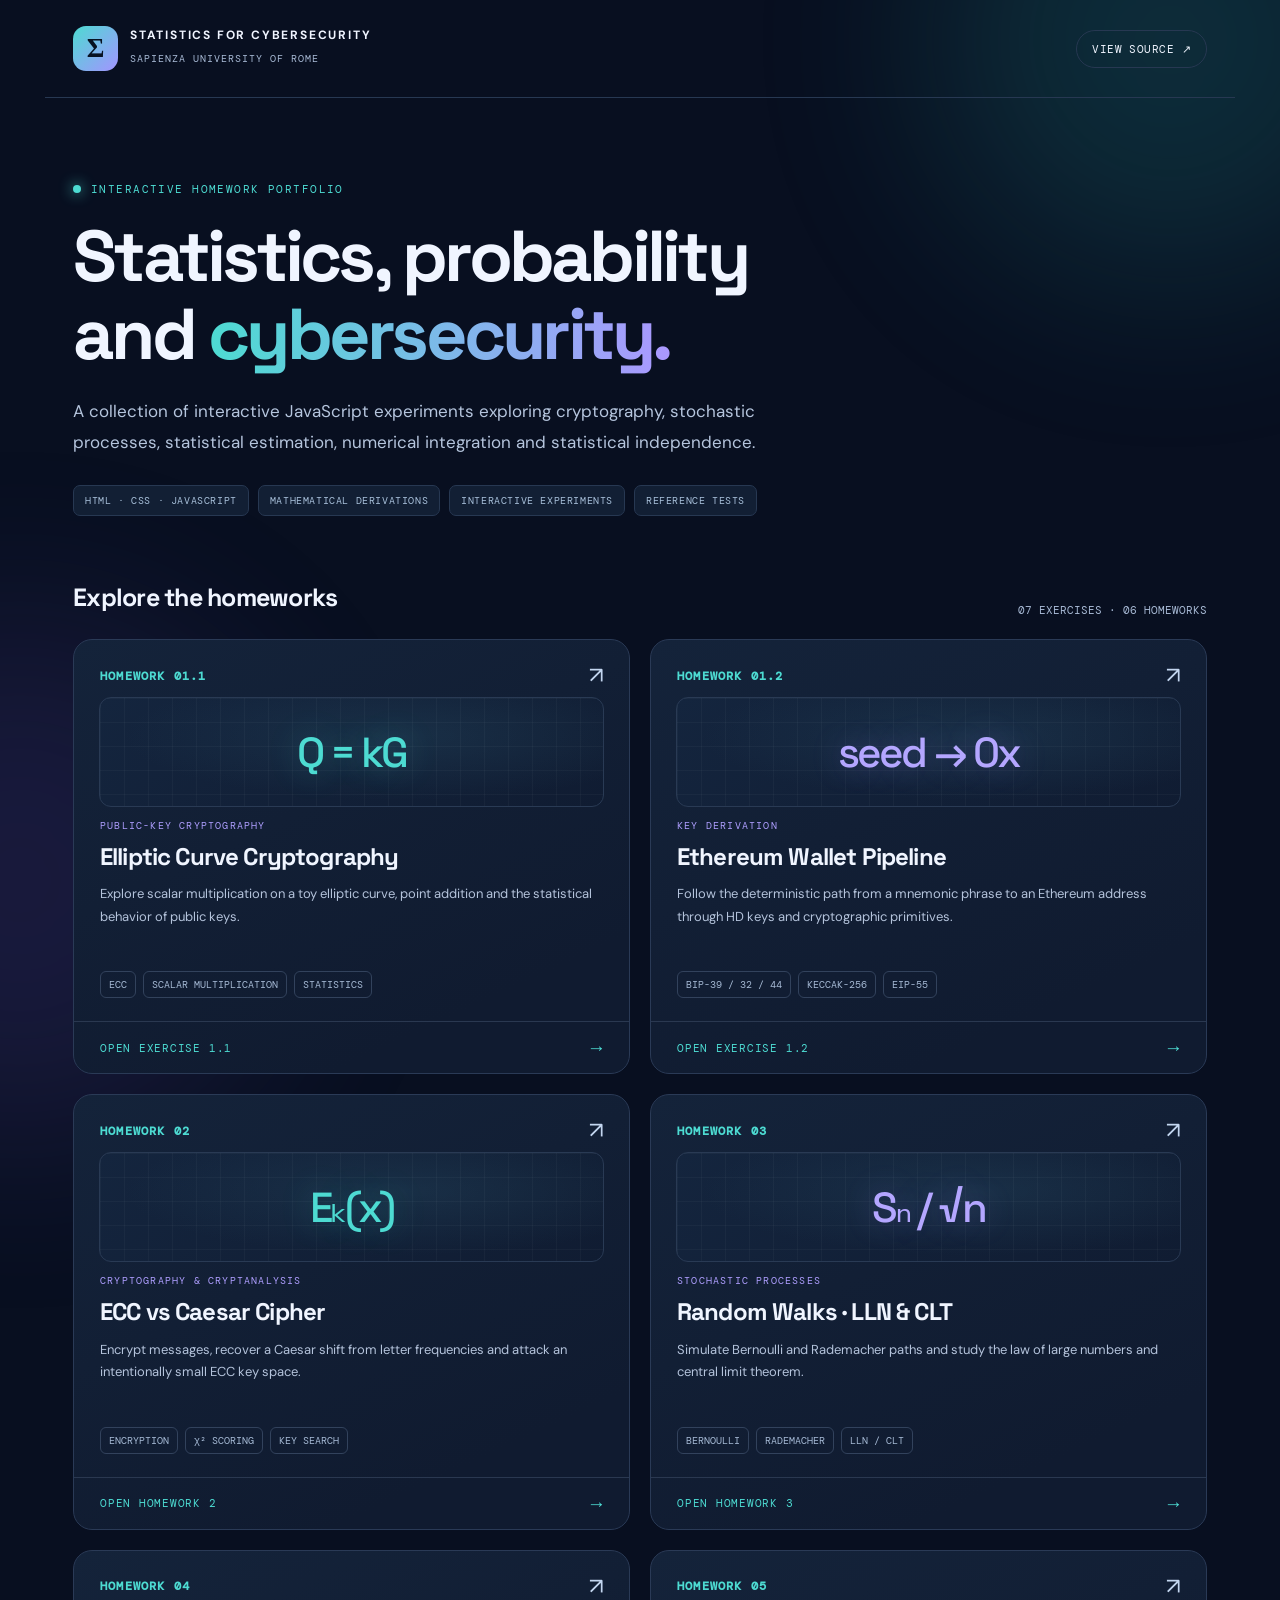
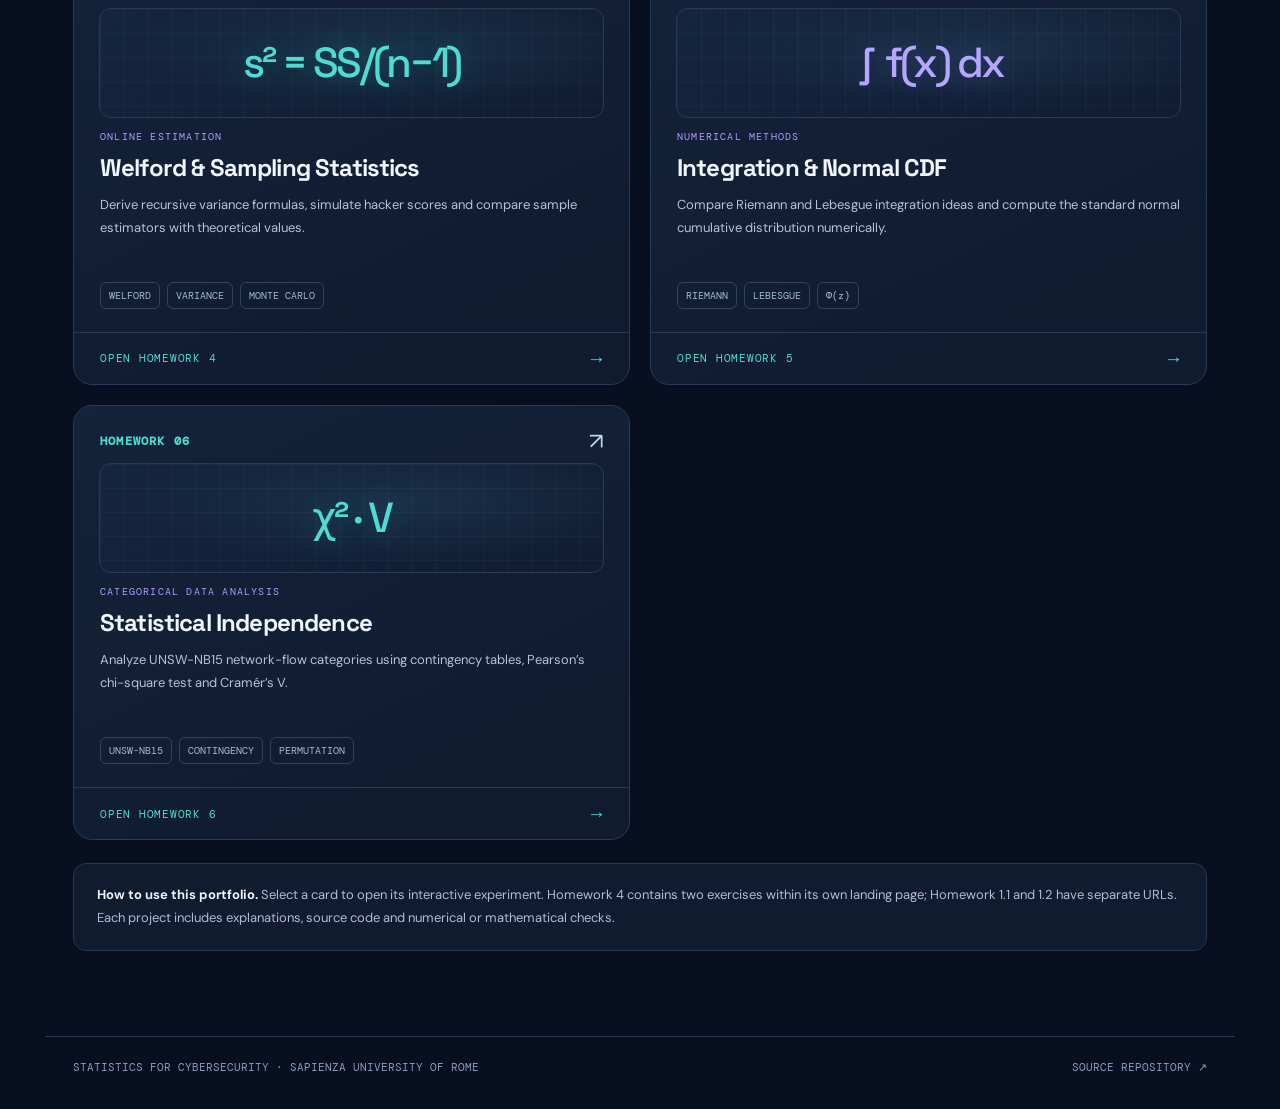
<file: index.html>
<!DOCTYPE html>
<html lang="en">
<head>
  <meta charset="UTF-8">
  <meta name="viewport" content="width=device-width, initial-scale=1.0">
  <meta name="description" content="Statistics for Cybersecurity — interactive homework portfolio, Sapienza University of Rome.">
  <meta name="theme-color" content="#080f20">
  <title>Statistics for Cybersecurity | Homework Portfolio</title>
  <link rel="preconnect" href="https://fonts.googleapis.com">
  <link rel="preconnect" href="https://fonts.gstatic.com" crossorigin>
  <link href="https://fonts.googleapis.com/css2?family=DM+Mono:wght@400;500&family=DM+Sans:wght@400;500;600;700;800&family=Space+Grotesk:wght@400;500;600;700&display=swap" rel="stylesheet">
  <style>
    :root {
      color-scheme: dark;
      --bg:#080f20; --surface:#101b30; --surface2:#14233a;
      --border:#273852; --muted:#a8bad5; --text:#f0f5ff;
      --cyan:#4ddbd2; --violet:#a394ff;
      --sans:'DM Sans',system-ui,-apple-system,sans-serif;
      --display:'Space Grotesk',var(--sans); --mono:'DM Mono',monospace;
    }
    *{box-sizing:border-box}
    html{scroll-behavior:smooth}
    body{margin:0;background:var(--bg);color:var(--text);font-family:var(--sans);line-height:1.6;min-height:100vh}
    a{color:inherit;text-decoration:none}
    a:focus-visible{outline:2px solid var(--cyan);outline-offset:5px}
    .glow{position:fixed;z-index:-1;pointer-events:none;filter:blur(100px);border-radius:50%;opacity:.16}
    .glow.one{width:480px;height:480px;background:#2dc4bc;top:-200px;right:-130px}
    .glow.two{width:520px;height:520px;background:#7155cd;bottom:-240px;left:-240px}
    .topbar{max-width:1190px;margin:auto;padding:26px 28px;display:flex;align-items:center;justify-content:space-between;gap:20px;border-bottom:1px solid var(--border)}
    .logo{display:flex;align-items:center;gap:12px}
    .logo-mark{display:grid;place-items:center;background:linear-gradient(135deg,var(--cyan),var(--violet));color:#071222;font:700 27px Georgia,serif;width:45px;height:45px;border-radius:13px;flex-shrink:0}
    .logo strong{display:block;font-size:12px;letter-spacing:.15em;line-height:1.3}
    .logo small{font:10px var(--mono);letter-spacing:.1em;color:var(--muted)}
    .repo-link{font:11px var(--mono);letter-spacing:.04em;border:1px solid var(--border);padding:11px 15px;border-radius:99px;white-space:nowrap;transition:border-color .2s,color .2s}
    .repo-link:hover{border-color:var(--cyan);color:var(--cyan)}
    main{max-width:1190px;margin:auto;padding:73px 28px 85px}
    .eyebrow{font:11px var(--mono);text-transform:uppercase;letter-spacing:.13em;color:var(--cyan);display:flex;align-items:center;gap:10px}
    .dot{width:8px;height:8px;background:var(--cyan);border-radius:50%;box-shadow:0 0 14px var(--cyan)}
    h1,h2,h3{font-family:var(--display)}
    h1{font-size:clamp(38px,5.9vw,72px);line-height:1.09;letter-spacing:-.052em;margin:21px 0 22px;max-width:950px}
    h1 span{background:linear-gradient(90deg,var(--cyan),#ab98ff);-webkit-background-clip:text;background-clip:text;color:transparent}
    .subtitle{font-size:17px;color:#b5c5dd;max-width:760px;line-height:1.8;margin:0}
    .tags{display:flex;gap:9px;flex-wrap:wrap;margin-top:28px}
    .tags span{font:10px var(--mono);letter-spacing:.06em;border:1px solid var(--border);background:#121f34;color:#a8c0da;border-radius:7px;padding:8px 11px}
    .section-heading{display:flex;justify-content:space-between;gap:16px;align-items:end;margin:61px 0 22px}
    .section-heading h2{font-size:25px;letter-spacing:-.03em;margin:0}
    .section-heading p{margin:0;font:11px var(--mono);color:var(--muted)}
    .cards{display:grid;grid-template-columns:repeat(2,minmax(0,1fr));gap:20px}
    .card{min-width:0;display:flex;flex-direction:column;background:linear-gradient(155deg,var(--surface2),var(--surface) 80%);border:1px solid #2a3a56;border-radius:19px;overflow:hidden;transition:transform .22s,border-color .22s,box-shadow .22s}
    .card:hover{transform:translateY(-4px);border-color:#57b6ba;box-shadow:0 15px 45px #0005}
    .card-head{display:flex;justify-content:space-between;align-items:center;padding:24px 26px 10px}
    .card-number{font:600 12px var(--mono);color:var(--cyan);letter-spacing:.1em}
    .card-arrow{color:#c3d6f0;font-size:23px;line-height:1}
    .graphic{height:110px;margin:0 25px 12px;border-radius:12px;background:radial-gradient(ellipse at 60% 35%,#24465d66,transparent 65%),linear-gradient(145deg,#14253e,#101c32);border:1px solid #293a54;position:relative;overflow:hidden;display:grid;place-items:center}
    .graphic::before{content:'';position:absolute;inset:0;background-image:linear-gradient(#ffffff08 1px,transparent 1px),linear-gradient(90deg,#ffffff08 1px,transparent 1px);background-size:24px 24px}
    .graphic .symbol{font:500 42px var(--display);letter-spacing:-.07em;color:var(--cyan);z-index:1;text-shadow:0 0 32px #4ddbd24b}
    .graphic .symbol.violet{color:#b4a6ff;text-shadow:0 0 32px #9d8cff55}
    .card-body{padding:0 26px 23px;flex:1}
    .label{font:10px var(--mono);letter-spacing:.12em;color:#ae9eff;text-transform:uppercase;margin:0 0 10px}
    .card h3{font-size:24px;line-height:1.22;letter-spacing:-.035em;margin:0 0 12px}
    .description{color:#b4c3db;font-size:13px;line-height:1.75;margin:0;min-height:69px}
    .chips{display:flex;gap:7px;flex-wrap:wrap;margin-top:19px}
    .chips span{font:10px var(--mono);border:1px solid #32425c;color:#a6bad5;border-radius:6px;padding:6px 8px}
    .open{border-top:1px solid #2a3850;display:flex;align-items:center;justify-content:space-between;color:var(--cyan);font:11px var(--mono);letter-spacing:.07em;padding:16px 26px}
    .open span:last-child{font-size:19px;line-height:1}
    .note{margin-top:23px;background:#101b30;border:1px solid var(--border);border-radius:13px;padding:20px 23px;color:#acbed7;font-size:13px;line-height:1.75}
    .note strong{color:#eff5ff}
    footer{max-width:1190px;margin:auto;border-top:1px solid var(--border);padding:23px 28px 35px;color:#899dbc;font:11px var(--mono);display:flex;justify-content:space-between;gap:20px}
    footer a:hover{color:var(--cyan)}
    @media(max-width:760px){.topbar{padding:18px}.repo-link{font-size:10px;padding:9px 11px}main{padding:51px 18px 65px}.cards{grid-template-columns:1fr}.section-heading{margin-top:43px}.description{min-height:0}.card h3{font-size:22px}footer{padding:21px 18px;flex-direction:column;gap:8px}}
    @media(prefers-reduced-motion:reduce){html{scroll-behavior:auto}.card{transition:none}.card:hover{transform:none}}
  </style>
</head>
<body>
  <div class="glow one" aria-hidden="true"></div><div class="glow two" aria-hidden="true"></div>
  <header class="topbar">
    <a class="logo" href="./index.html" aria-label="Homework portfolio home">
      <span class="logo-mark" aria-hidden="true">Σ</span>
      <span><strong>STATISTICS FOR CYBERSECURITY</strong><small>SAPIENZA UNIVERSITY OF ROME</small></span>
    </a>
    <a class="repo-link" href="https://github.com/umbertocinquegrana00/statistics-homework" target="_blank" rel="noopener noreferrer">VIEW SOURCE ↗</a>
  </header>
  <main>
    <section aria-labelledby="page-title">
      <p class="eyebrow"><span class="dot" aria-hidden="true"></span> INTERACTIVE HOMEWORK PORTFOLIO</p>
      <h1 id="page-title">Statistics, probability<br>and <span>cybersecurity.</span></h1>
      <p class="subtitle">A collection of interactive JavaScript experiments exploring cryptography, stochastic processes, statistical estimation, numerical integration and statistical independence.</p>
      <div class="tags" aria-label="Project topics"><span>HTML · CSS · JAVASCRIPT</span><span>MATHEMATICAL DERIVATIONS</span><span>INTERACTIVE EXPERIMENTS</span><span>REFERENCE TESTS</span></div>
    </section>
    <section aria-labelledby="homeworks-title">
      <div class="section-heading"><h2 id="homeworks-title">Explore the homeworks</h2><p>07 EXERCISES · 06 HOMEWORKS</p></div>
      <div class="cards">
        <a class="card" href="./homework-1/exercise-1/index.html" aria-label="Open Homework 1.1: Elliptic Curve Cryptography">
          <div class="card-head"><span class="card-number">HOMEWORK 01.1</span><span class="card-arrow" aria-hidden="true">↗</span></div>
          <div class="graphic" aria-hidden="true"><span class="symbol">Q = kG</span></div>
          <div class="card-body"><p class="label">Public-Key Cryptography</p><h3>Elliptic Curve Cryptography</h3><p class="description">Explore scalar multiplication on a toy elliptic curve, point addition and the statistical behavior of public keys.</p><div class="chips"><span>ECC</span><span>SCALAR MULTIPLICATION</span><span>STATISTICS</span></div></div>
          <div class="open"><span>OPEN EXERCISE 1.1</span><span aria-hidden="true">→</span></div>
        </a>
        <a class="card" href="./homework-1/exercise-2/index.html" aria-label="Open Homework 1.2: Ethereum Wallet Pipeline">
          <div class="card-head"><span class="card-number">HOMEWORK 01.2</span><span class="card-arrow" aria-hidden="true">↗</span></div>
          <div class="graphic" aria-hidden="true"><span class="symbol violet">seed → 0x</span></div>
          <div class="card-body"><p class="label">Key Derivation</p><h3>Ethereum Wallet Pipeline</h3><p class="description">Follow the deterministic path from a mnemonic phrase to an Ethereum address through HD keys and cryptographic primitives.</p><div class="chips"><span>BIP-39 / 32 / 44</span><span>KECCAK-256</span><span>EIP-55</span></div></div>
          <div class="open"><span>OPEN EXERCISE 1.2</span><span aria-hidden="true">→</span></div>
        </a>
        <a class="card" href="./homework-2/index.html" aria-label="Open Homework 2: ECC versus Caesar Cipher">
          <div class="card-head"><span class="card-number">HOMEWORK 02</span><span class="card-arrow" aria-hidden="true">↗</span></div>
          <div class="graphic" aria-hidden="true"><span class="symbol">Eₖ(x)</span></div>
          <div class="card-body"><p class="label">Cryptography &amp; Cryptanalysis</p><h3>ECC vs Caesar Cipher</h3><p class="description">Encrypt messages, recover a Caesar shift from letter frequencies and attack an intentionally small ECC key space.</p><div class="chips"><span>ENCRYPTION</span><span>χ² SCORING</span><span>KEY SEARCH</span></div></div>
          <div class="open"><span>OPEN HOMEWORK 2</span><span aria-hidden="true">→</span></div>
        </a>
        <a class="card" href="./homework-3/index.html" aria-label="Open Homework 3: Random Walks">
          <div class="card-head"><span class="card-number">HOMEWORK 03</span><span class="card-arrow" aria-hidden="true">↗</span></div>
          <div class="graphic" aria-hidden="true"><span class="symbol violet">Sₙ / √n</span></div>
          <div class="card-body"><p class="label">Stochastic Processes</p><h3>Random Walks · LLN &amp; CLT</h3><p class="description">Simulate Bernoulli and Rademacher paths and study the law of large numbers and central limit theorem.</p><div class="chips"><span>BERNOULLI</span><span>RADEMACHER</span><span>LLN / CLT</span></div></div>
          <div class="open"><span>OPEN HOMEWORK 3</span><span aria-hidden="true">→</span></div>
        </a>
        <a class="card" href="./homework-4/index.html" aria-label="Open Homework 4: Welford and Sampling Statistics">
          <div class="card-head"><span class="card-number">HOMEWORK 04</span><span class="card-arrow" aria-hidden="true">↗</span></div>
          <div class="graphic" aria-hidden="true"><span class="symbol">s² = SS/(n−1)</span></div>
          <div class="card-body"><p class="label">Online Estimation</p><h3>Welford &amp; Sampling Statistics</h3><p class="description">Derive recursive variance formulas, simulate hacker scores and compare sample estimators with theoretical values.</p><div class="chips"><span>WELFORD</span><span>VARIANCE</span><span>MONTE CARLO</span></div></div>
          <div class="open"><span>OPEN HOMEWORK 4</span><span aria-hidden="true">→</span></div>
        </a>
        <a class="card" href="./homework-5/index.html" aria-label="Open Homework 5: Integration and Normal CDF">
          <div class="card-head"><span class="card-number">HOMEWORK 05</span><span class="card-arrow" aria-hidden="true">↗</span></div>
          <div class="graphic" aria-hidden="true"><span class="symbol violet">∫ f(x) dx</span></div>
          <div class="card-body"><p class="label">Numerical Methods</p><h3>Integration &amp; Normal CDF</h3><p class="description">Compare Riemann and Lebesgue integration ideas and compute the standard normal cumulative distribution numerically.</p><div class="chips"><span>RIEMANN</span><span>LEBESGUE</span><span>Φ(z)</span></div></div>
          <div class="open"><span>OPEN HOMEWORK 5</span><span aria-hidden="true">→</span></div>
        </a>
        <a class="card" href="./homework-6/index.html" aria-label="Open Homework 6: Statistical Independence in Network Traffic">
          <div class="card-head"><span class="card-number">HOMEWORK 06</span><span class="card-arrow" aria-hidden="true">↗</span></div>
          <div class="graphic" aria-hidden="true"><span class="symbol">χ² · V</span></div>
          <div class="card-body"><p class="label">Categorical Data Analysis</p><h3>Statistical Independence</h3><p class="description">Analyze UNSW-NB15 network-flow categories using contingency tables, Pearson’s chi-square test and Cramér’s V.</p><div class="chips"><span>UNSW-NB15</span><span>CONTINGENCY</span><span>PERMUTATION</span></div></div>
          <div class="open"><span>OPEN HOMEWORK 6</span><span aria-hidden="true">→</span></div>
        </a>
      </div>
      <aside class="note"><strong>How to use this portfolio.</strong> Select a card to open its interactive experiment. Homework 4 contains two exercises within its own landing page; Homework 1.1 and 1.2 have separate URLs. Each project includes explanations, source code and numerical or mathematical checks.</aside>
    </section>
  </main>
  <footer><span>STATISTICS FOR CYBERSECURITY · SAPIENZA UNIVERSITY OF ROME</span><a href="https://github.com/umbertocinquegrana00/statistics-homework" target="_blank" rel="noopener noreferrer">SOURCE REPOSITORY ↗</a></footer>
</body>
</html>
</file>
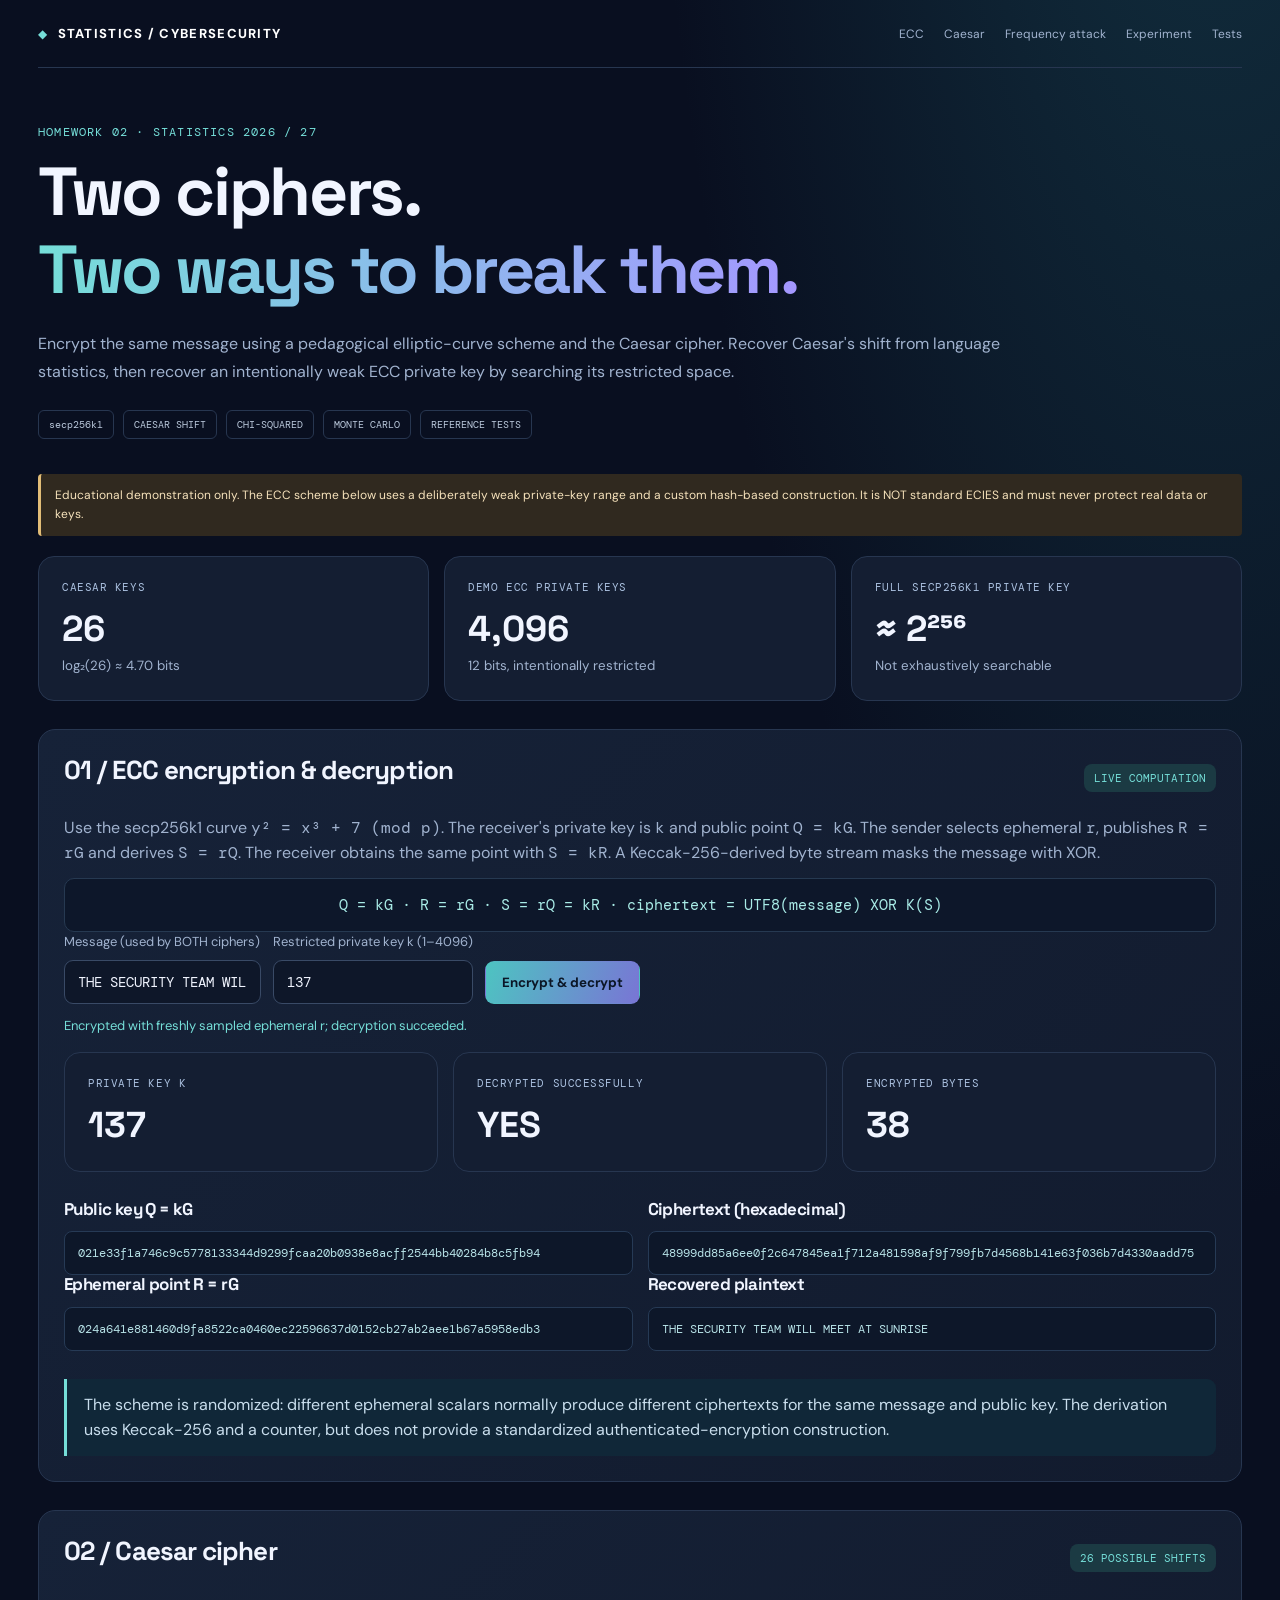
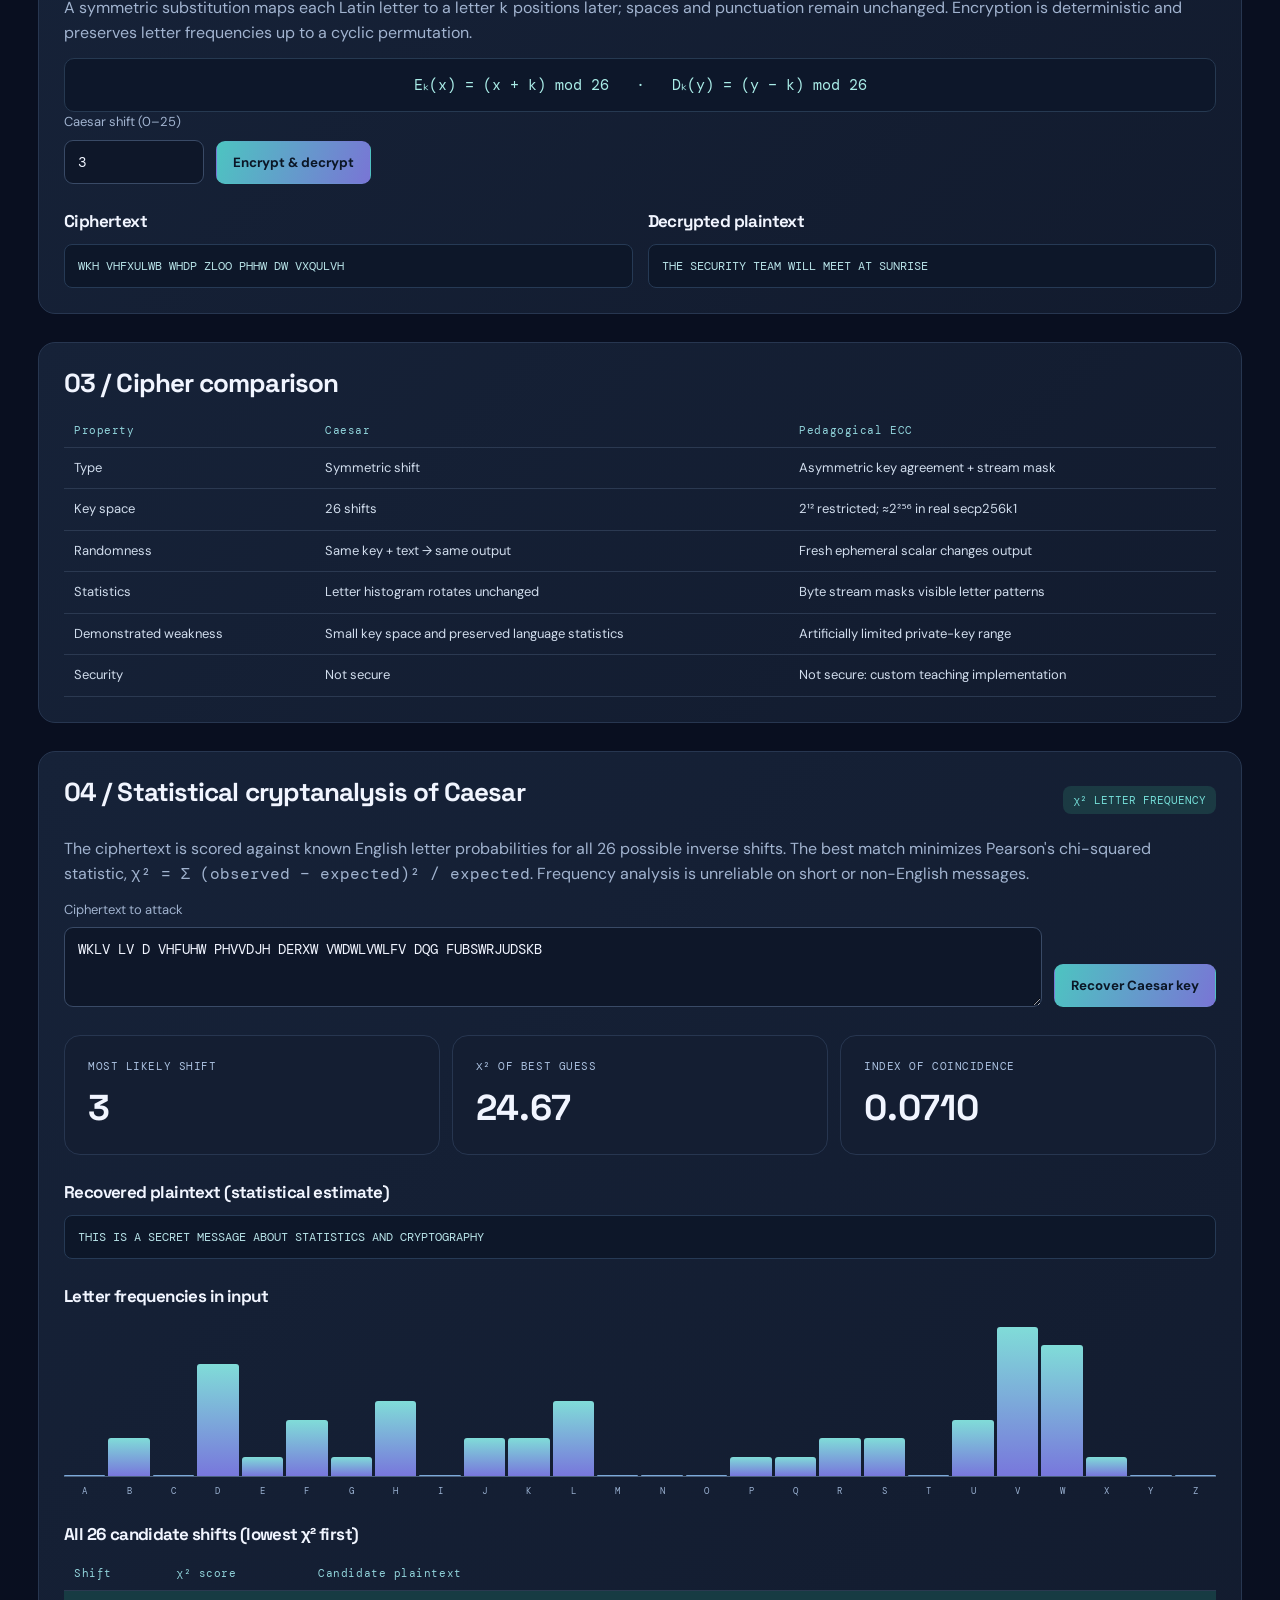
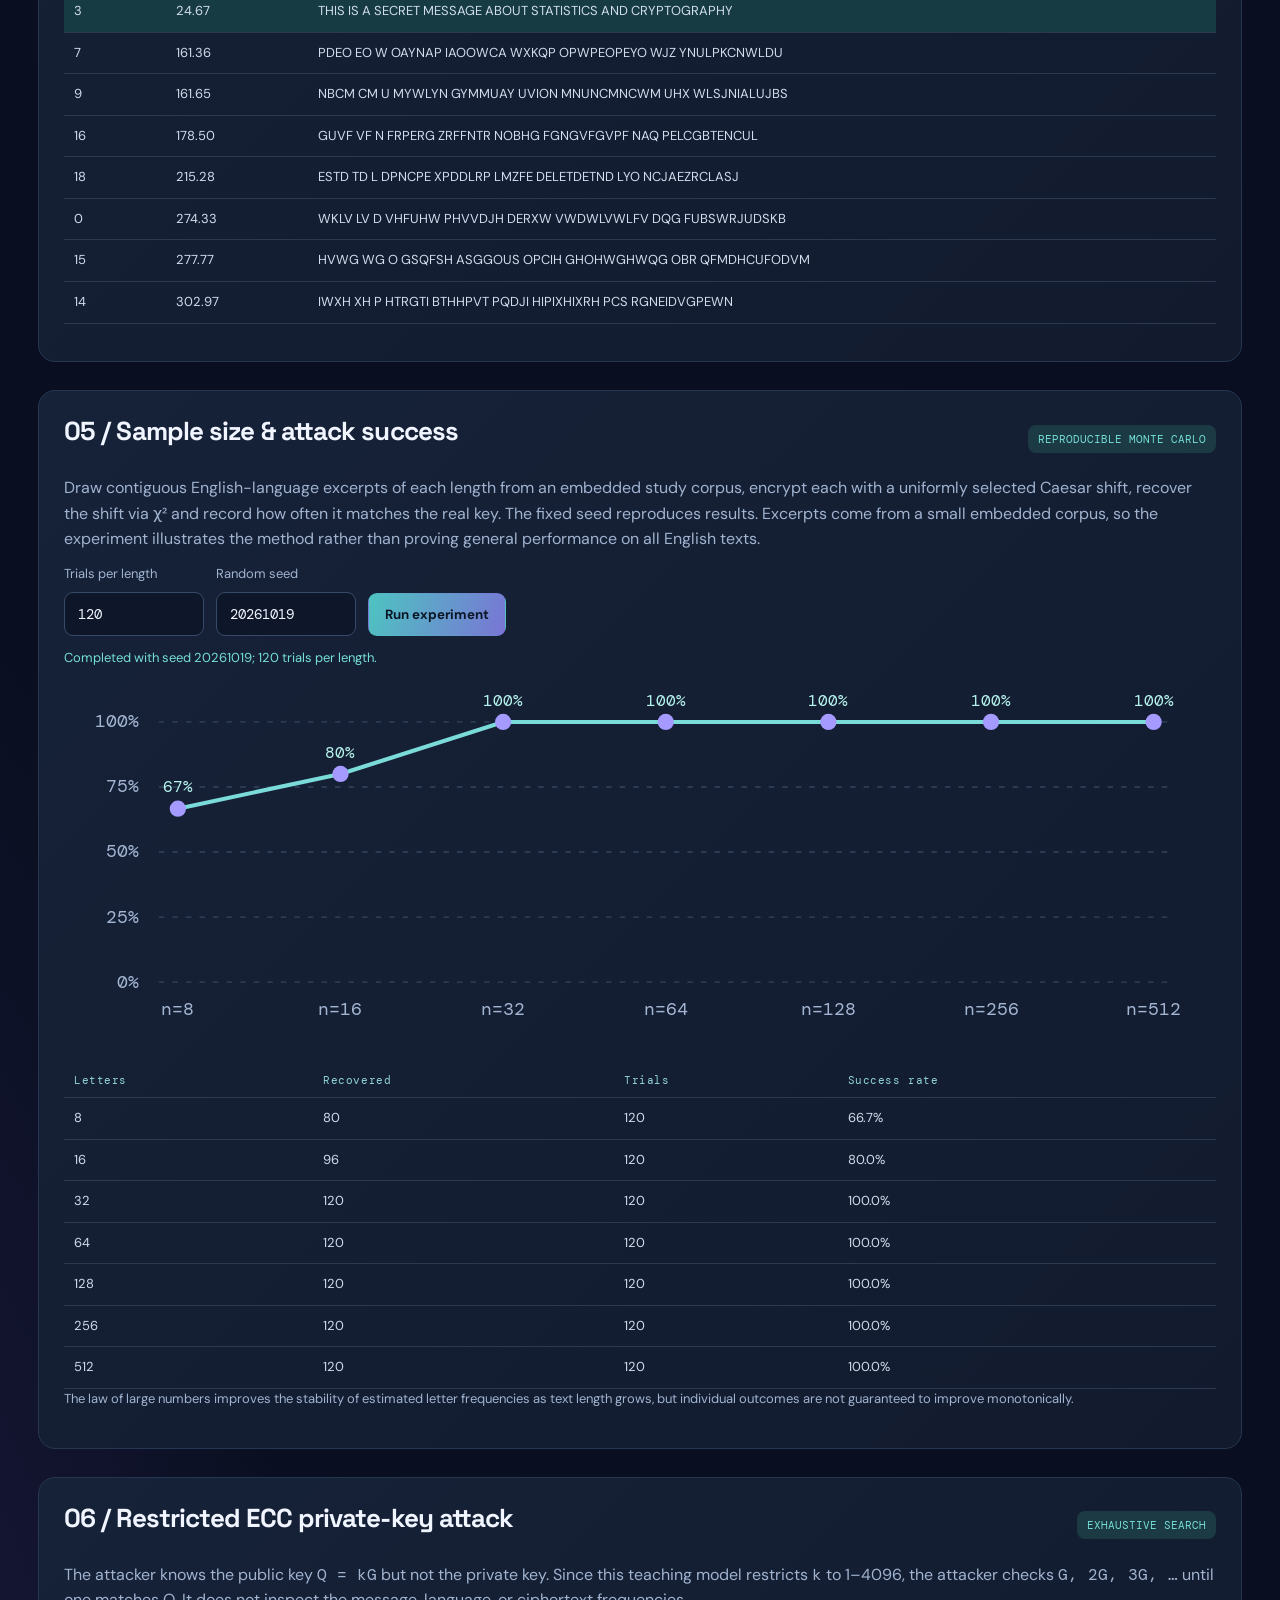
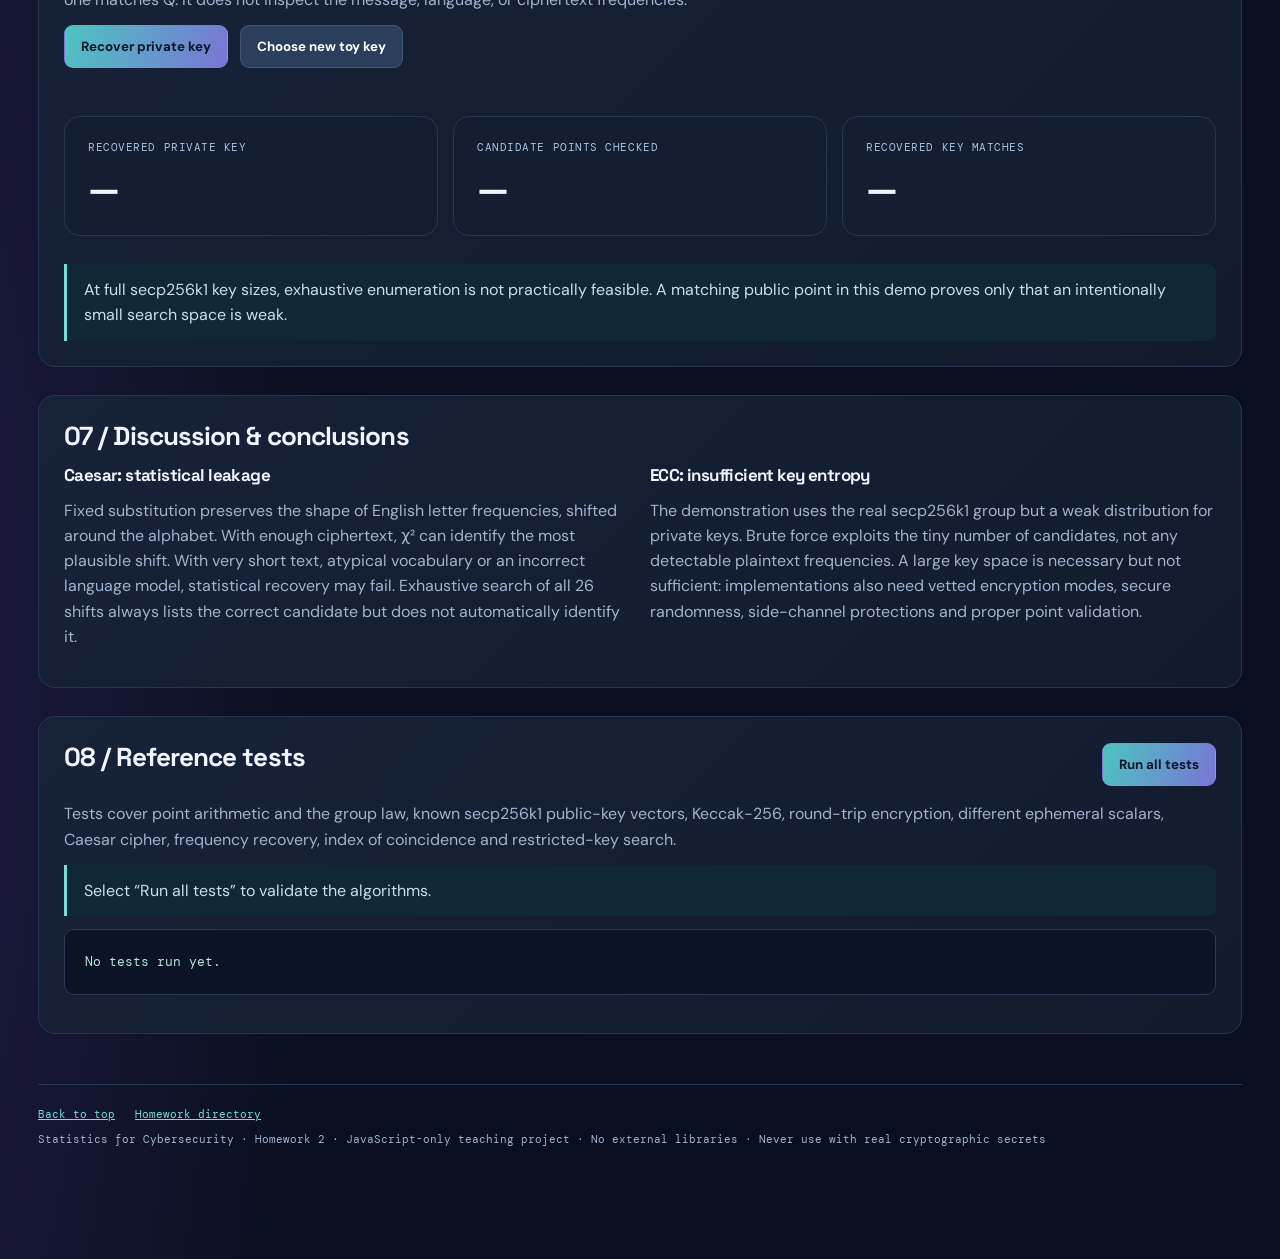
<file: homework-2/index.html>
<!doctype html>
<html lang="en"><head><meta charset="utf-8"><meta name="viewport" content="width=device-width,initial-scale=1"><meta name="description" content="Statistics for Cybersecurity Homework 2 — ECC and Caesar cipher, statistical cryptanalysis and restricted-key attacks."><title>Homework 2 | ECC vs Caesar — Statistics for Cybersecurity</title><link rel="stylesheet" href="styles.css"><script defer src="script.js"></script></head>
<body><div class="shell">
<nav class="nav"><a class="brand" href="../"><span>◆</span>STATISTICS / CYBERSECURITY</a><div class="navlinks"><a href="#ecc">ECC</a><a href="#caesar">Caesar</a><a href="#analysis">Frequency attack</a><a href="#experiment">Experiment</a><a href="#tests">Tests</a></div></nav>
<header class="hero"><div class="eyebrow">HOMEWORK 02 · STATISTICS 2026 / 27</div><h1>Two ciphers.<br><em>Two ways to break them.</em></h1><p class="lede">Encrypt the same message using a pedagogical elliptic-curve scheme and the Caesar cipher. Recover Caesar's shift from language statistics, then recover an intentionally weak ECC private key by searching its restricted space.</p><div class="chips"><span class="chip">secp256k1</span><span class="chip">CAESAR SHIFT</span><span class="chip">CHI-SQUARED</span><span class="chip">MONTE CARLO</span><span class="chip">REFERENCE TESTS</span></div></header>
<div class="safety">Educational demonstration only. The ECC scheme below uses a deliberately weak private-key range and a custom hash-based construction. It is NOT standard ECIES and must never protect real data or keys.</div>
<div class="grid3"><div class="metric"><label>Caesar keys</label><strong>26</strong><small>log₂(26) ≈ 4.70 bits</small></div><div class="metric"><label>Demo ECC private keys</label><strong>4,096</strong><small>12 bits, intentionally restricted</small></div><div class="metric"><label>Full secp256k1 private key</label><strong>≈ 2²⁵⁶</strong><small>Not exhaustively searchable</small></div></div>
<section id="ecc" class="section panel"><div class="panel-head"><h2>01 / ECC encryption & decryption</h2><span class="pill">LIVE COMPUTATION</span></div><p>Use the secp256k1 curve <code>y² = x³ + 7 (mod p)</code>. The receiver's private key is <code>k</code> and public point <code>Q = kG</code>. The sender selects ephemeral <code>r</code>, publishes <code>R = rG</code> and derives <code>S = rQ</code>. The receiver obtains the same point with <code>S = kR</code>. A Keccak-256-derived byte stream masks the message with XOR.</p><div class="formula">Q = kG · R = rG · S = rQ = kR · ciphertext = UTF8(message) XOR K(S)</div>
<div class="controls"><label class="field">Message (used by BOTH ciphers)<input id="message" value="THE SECURITY TEAM WILL MEET AT SUNRISE" maxlength="300" /></label><label class="field">Restricted private key k (1–4096)<input id="eccKey" type="number" min="1" max="4096" step="1" value="137"/></label><button id="eccRun" class="primary">Encrypt & decrypt</button></div><div id="eccStatus" class="status" role="status"></div><div class="grid3"><div class="metric"><label>Private key k</label><strong id="eccK">—</strong></div><div class="metric"><label>Decrypted successfully</label><strong id="eccOk">—</strong></div><div class="metric"><label>Encrypted bytes</label><strong id="eccBytes">—</strong></div></div>
<div class="twocol section"><div><h3>Public key Q = kG</h3><div id="eccPublic" class="kv">—</div><h3>Ephemeral point R = rG</h3><div id="eccR" class="kv">—</div></div><div><h3>Ciphertext (hexadecimal)</h3><div id="eccCipher" class="kv">—</div><h3>Recovered plaintext</h3><div id="eccPlain" class="kv">—</div></div></div><div class="callout section">The scheme is randomized: different ephemeral scalars normally produce different ciphertexts for the same message and public key. The derivation uses Keccak-256 and a counter, but does not provide a standardized authenticated-encryption construction.</div></section>
<section id="caesar" class="section panel"><div class="panel-head"><h2>02 / Caesar cipher</h2><span class="pill">26 POSSIBLE SHIFTS</span></div><p>A symmetric substitution maps each Latin letter to a letter <code>k</code> positions later; spaces and punctuation remain unchanged. Encryption is deterministic and preserves letter frequencies up to a cyclic permutation.</p><div class="formula">Eₖ(x) = (x + k) mod 26   ·   Dₖ(y) = (y − k) mod 26</div><div class="controls"><label class="field">Caesar shift (0–25)<input id="shift" type="number" min="0" max="25" value="3"></label><button class="primary" id="caesarRun">Encrypt & decrypt</button></div><div class="twocol section"><div><h3>Ciphertext</h3><div class="kv" id="caesarOut">—</div></div><div><h3>Decrypted plaintext</h3><div class="kv" id="caesarBack">—</div></div></div></section>
<section id="compare" class="section panel"><h2>03 / Cipher comparison</h2><div class="tablewrap"><table><thead><tr><th>Property</th><th>Caesar</th><th>Pedagogical ECC</th></tr></thead><tbody><tr><td>Type</td><td>Symmetric shift</td><td>Asymmetric key agreement + stream mask</td></tr><tr><td>Key space</td><td>26 shifts</td><td>2¹² restricted; ≈2²⁵⁶ in real secp256k1</td></tr><tr><td>Randomness</td><td>Same key + text → same output</td><td>Fresh ephemeral scalar changes output</td></tr><tr><td>Statistics</td><td>Letter histogram rotates unchanged</td><td>Byte stream masks visible letter patterns</td></tr><tr><td>Demonstrated weakness</td><td>Small key space and preserved language statistics</td><td>Artificially limited private-key range</td></tr><tr><td>Security</td><td>Not secure</td><td>Not secure: custom teaching implementation</td></tr></tbody></table></div></section>
<section id="analysis" class="section panel"><div class="panel-head"><h2>04 / Statistical cryptanalysis of Caesar</h2><span class="pill">χ² LETTER FREQUENCY</span></div><p>The ciphertext is scored against known English letter probabilities for all 26 possible inverse shifts. The best match minimizes Pearson's chi-squared statistic, <code>χ² = Σ (observed − expected)² / expected</code>. Frequency analysis is unreliable on short or non-English messages.</p><div class="controls"><label class="field" style="flex:1;min-width:260px">Ciphertext to attack<textarea id="attackInput" rows="3">WKLV LV D VHFUHW PHVVDJH DERXW VWDWLVWLFV DQG FUBSWRJUDSKB</textarea></label><button class="primary" id="attackRun">Recover Caesar key</button></div><div class="statline section"><div class="metric"><label>Most likely shift</label><strong id="recoveredShift">—</strong></div><div class="metric"><label>χ² of best guess</label><strong id="bestScore">—</strong></div><div class="metric"><label>Index of coincidence</label><strong id="coincidence">—</strong></div></div><h3 class="section">Recovered plaintext (statistical estimate)</h3><div class="kv" id="recoveredPlain">—</div><h3 class="section">Letter frequencies in input</h3><div id="freqPlot" aria-label="Histogram of letter frequencies" class="barplot"></div><div id="freqLabels" class="barlabels"></div><h3 class="section">All 26 candidate shifts (lowest χ² first)</h3><div class="tablewrap"><table><thead><tr><th>Shift</th><th>χ² score</th><th>Candidate plaintext</th></tr></thead><tbody id="rankedShifts"></tbody></table></div></section>
<section id="experiment" class="section panel"><div class="panel-head"><h2>05 / Sample size & attack success</h2><span class="pill">REPRODUCIBLE MONTE CARLO</span></div><p>Draw contiguous English-language excerpts of each length from an embedded study corpus, encrypt each with a uniformly selected Caesar shift, recover the shift via χ² and record how often it matches the real key. The fixed seed reproduces results. Excerpts come from a small embedded corpus, so the experiment illustrates the method rather than proving general performance on all English texts.</p><div class="controls"><label class="field">Trials per length<input id="trials" type="number" min="10" max="500" step="10" value="120"></label><label class="field">Random seed<input id="seed" type="number" min="1" max="2147483647" value="20261019"></label><button class="primary" id="experimentRun">Run experiment</button></div><div id="experimentStatus" class="status" role="status"></div><div id="experimentChart" class="svgwrap" aria-label="Success rate by ciphertext length"></div><div class="tablewrap"><table><thead><tr><th>Letters</th><th>Recovered</th><th>Trials</th><th>Success rate</th></tr></thead><tbody id="experimentRows"></tbody></table></div><p class="note">The law of large numbers improves the stability of estimated letter frequencies as text length grows, but individual outcomes are not guaranteed to improve monotonically.</p></section>
<section id="keyattack" class="section panel"><div class="panel-head"><h2>06 / Restricted ECC private-key attack</h2><span class="pill">EXHAUSTIVE SEARCH</span></div><p>The attacker knows the public key <code>Q = kG</code> but not the private key. Since this teaching model restricts <code>k</code> to 1–4096, the attacker checks <code>G, 2G, 3G, …</code> until one matches Q. It does not inspect the message, language, or ciphertext frequencies.</p><div class="controls"><button id="keyAttackRun" class="primary">Recover private key</button><button id="keyRandom">Choose new toy key</button></div><div id="keyAttackStatus" class="status" role="status"></div><div class="grid3"><div class="metric"><label>Recovered private key</label><strong id="foundKey">—</strong></div><div class="metric"><label>Candidate points checked</label><strong id="keyChecks">—</strong></div><div class="metric"><label>Recovered key matches</label><strong id="keyMatch">—</strong></div></div><div class="callout section">At full secp256k1 key sizes, exhaustive enumeration is not practically feasible. A matching public point in this demo proves only that an intentionally small search space is weak.</div></section>
<section id="discussion" class="section panel"><h2>07 / Discussion & conclusions</h2><div class="grid"><div><h3>Caesar: statistical leakage</h3><p>Fixed substitution preserves the shape of English letter frequencies, shifted around the alphabet. With enough ciphertext, χ² can identify the most plausible shift. With very short text, atypical vocabulary or an incorrect language model, statistical recovery may fail. Exhaustive search of all 26 shifts always lists the correct candidate but does not automatically identify it.</p></div><div><h3>ECC: insufficient key entropy</h3><p>The demonstration uses the real secp256k1 group but a weak distribution for private keys. Brute force exploits the tiny number of candidates, not any detectable plaintext frequencies. A large key space is necessary but not sufficient: implementations also need vetted encryption modes, secure randomness, side-channel protections and proper point validation.</p></div></div></section>
<section id="tests" class="section panel"><div class="panel-head"><h2>08 / Reference tests</h2><button id="testRun" class="primary">Run all tests</button></div><p>Tests cover point arithmetic and the group law, known secp256k1 public-key vectors, Keccak-256, round-trip encryption, different ephemeral scalars, Caesar cipher, frequency recovery, index of coincidence and restricted-key search.</p><div id="testSummary" class="callout">Select “Run all tests” to validate the algorithms.</div><pre id="testResults" class="results">No tests run yet.</pre></section>
<footer><div class="footerlinks"><a href="#ecc">Back to top</a><a href="../">Homework directory</a></div><p>Statistics for Cybersecurity · Homework 2 · JavaScript-only teaching project · No external libraries · Never use with real cryptographic secrets</p></footer>
</div></body></html>
</file>
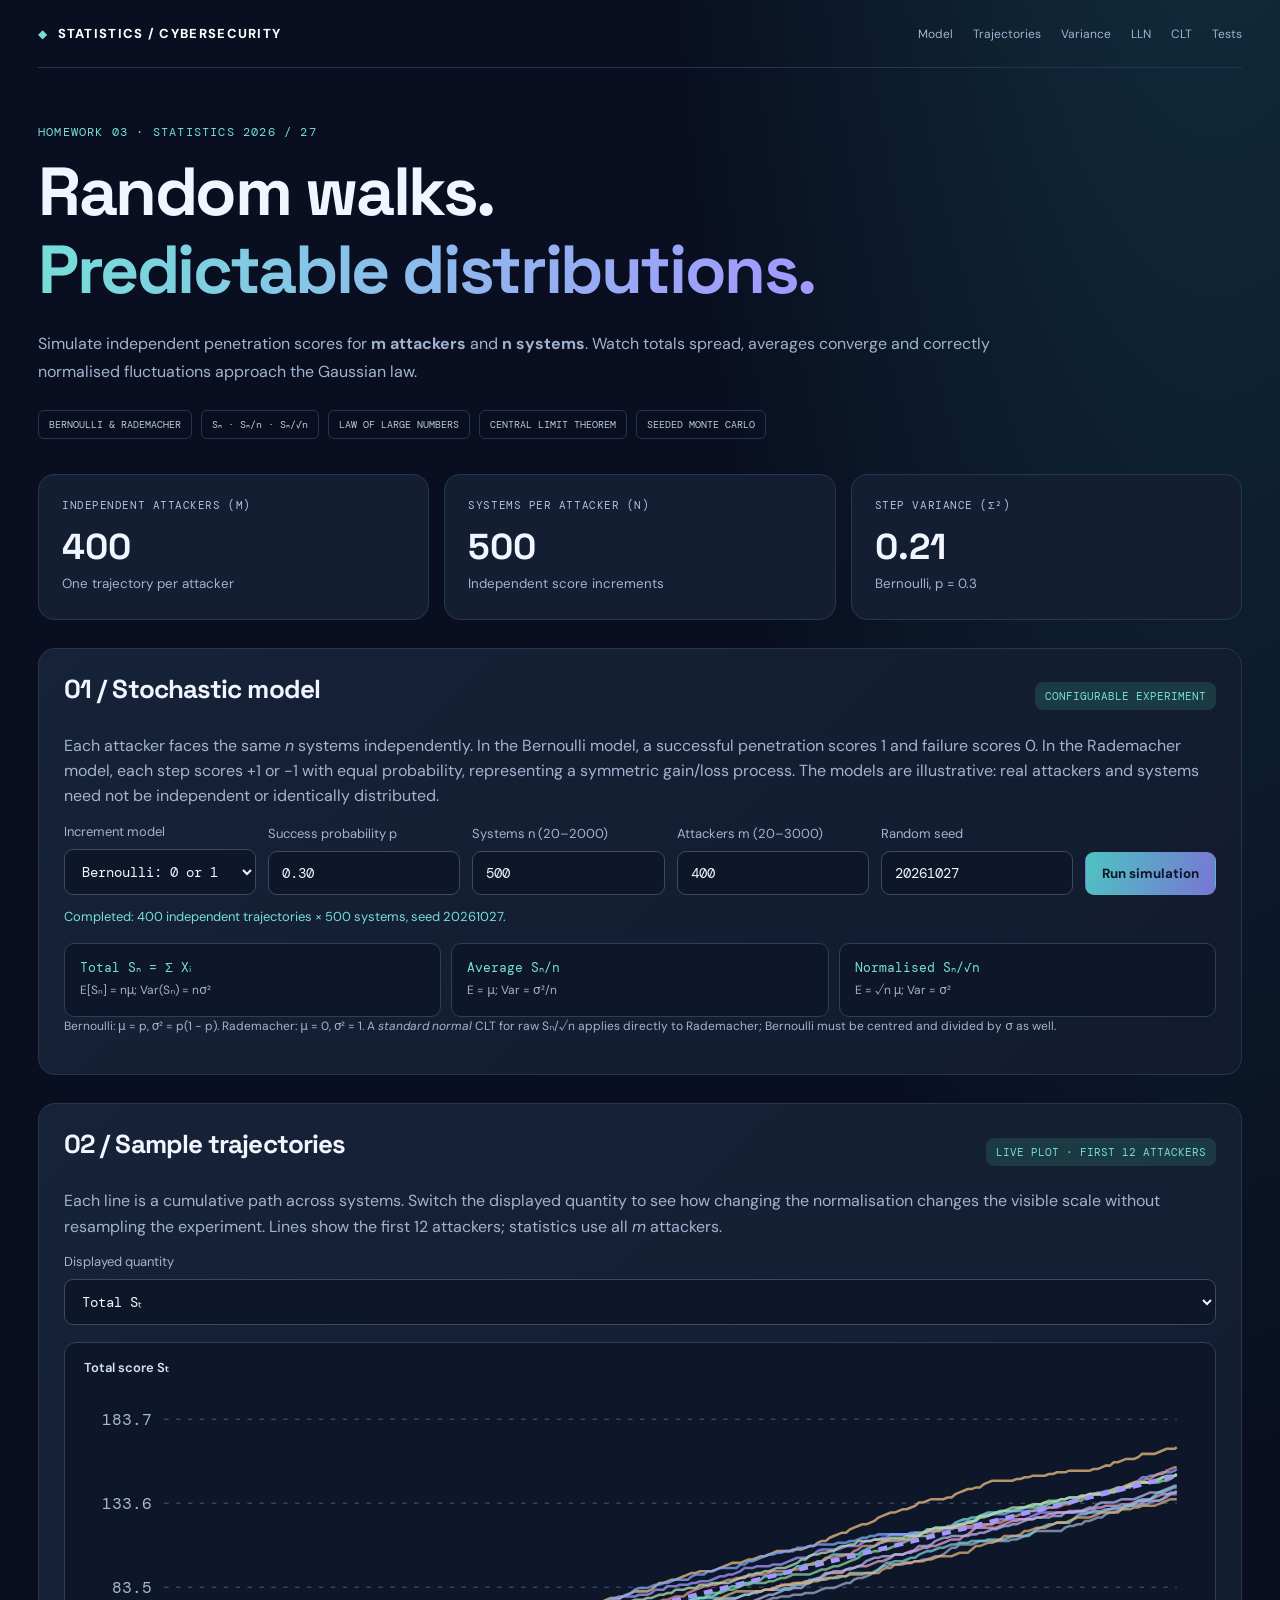
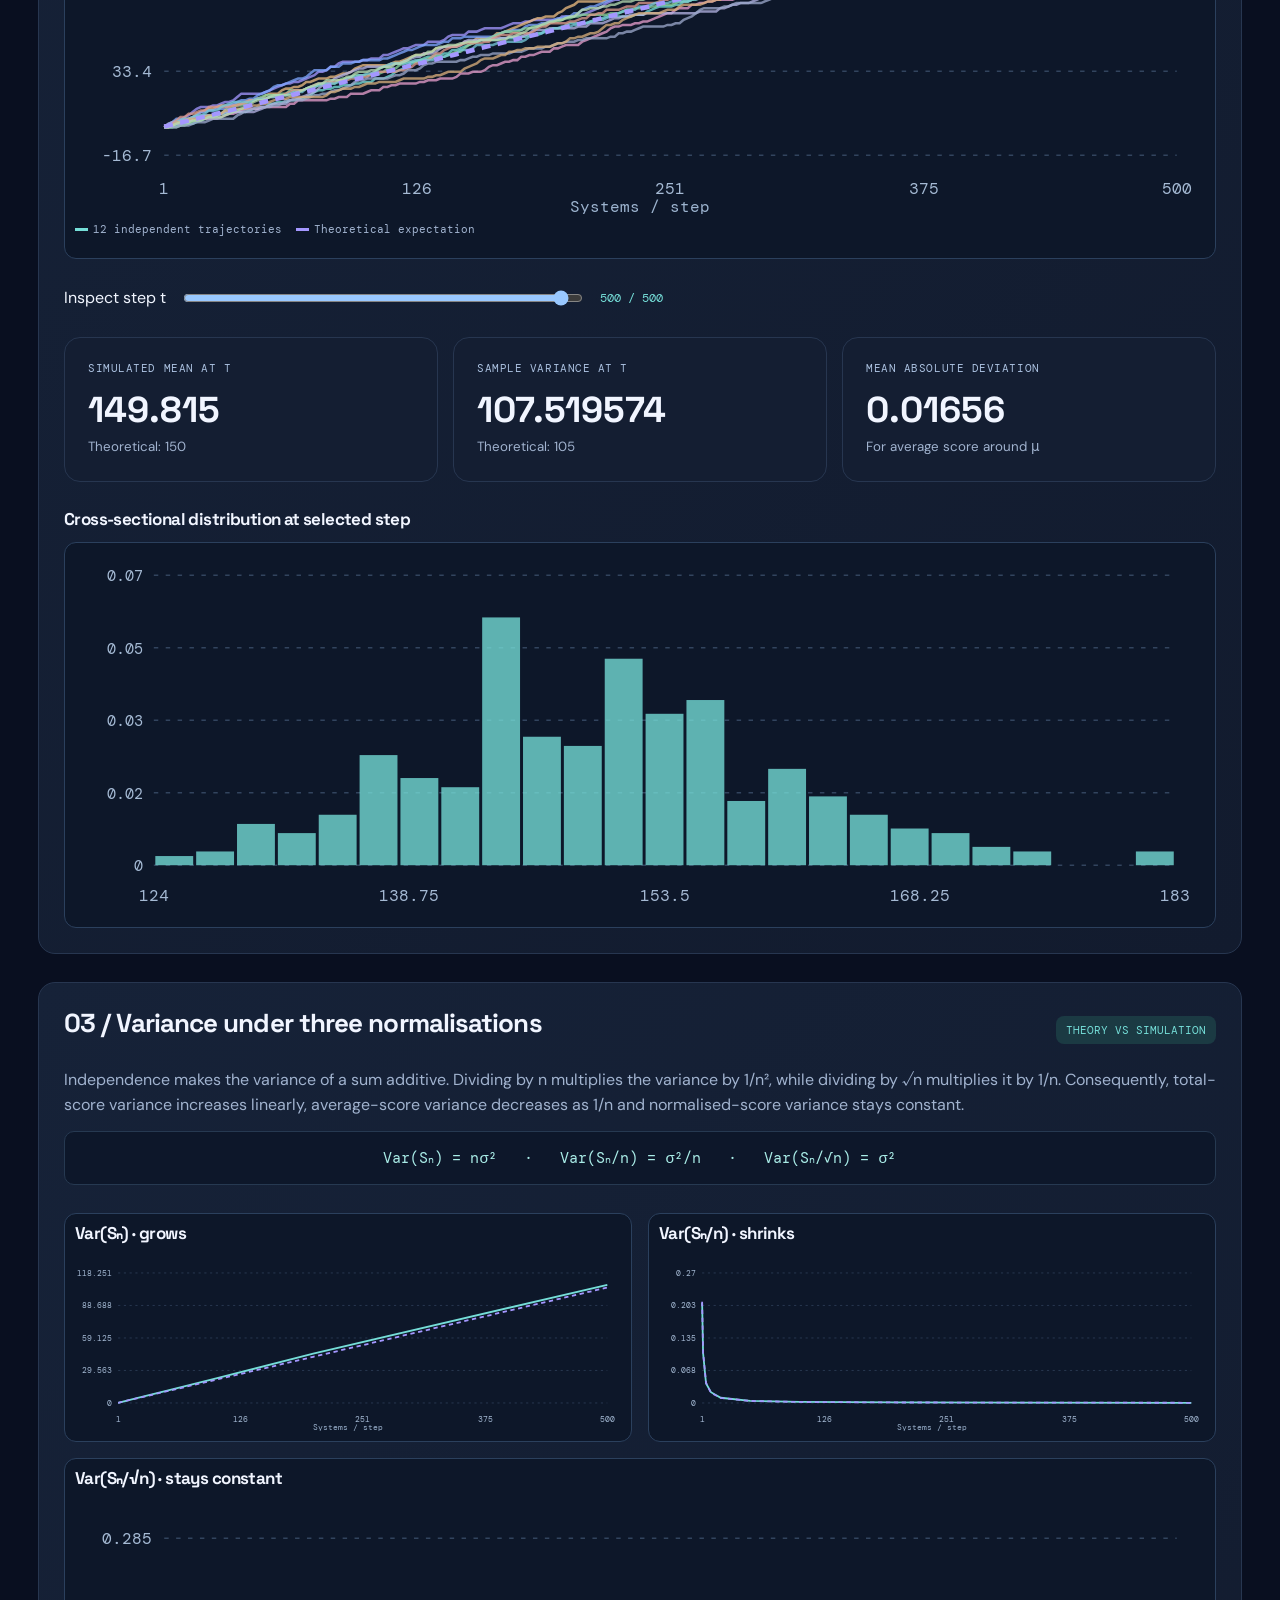
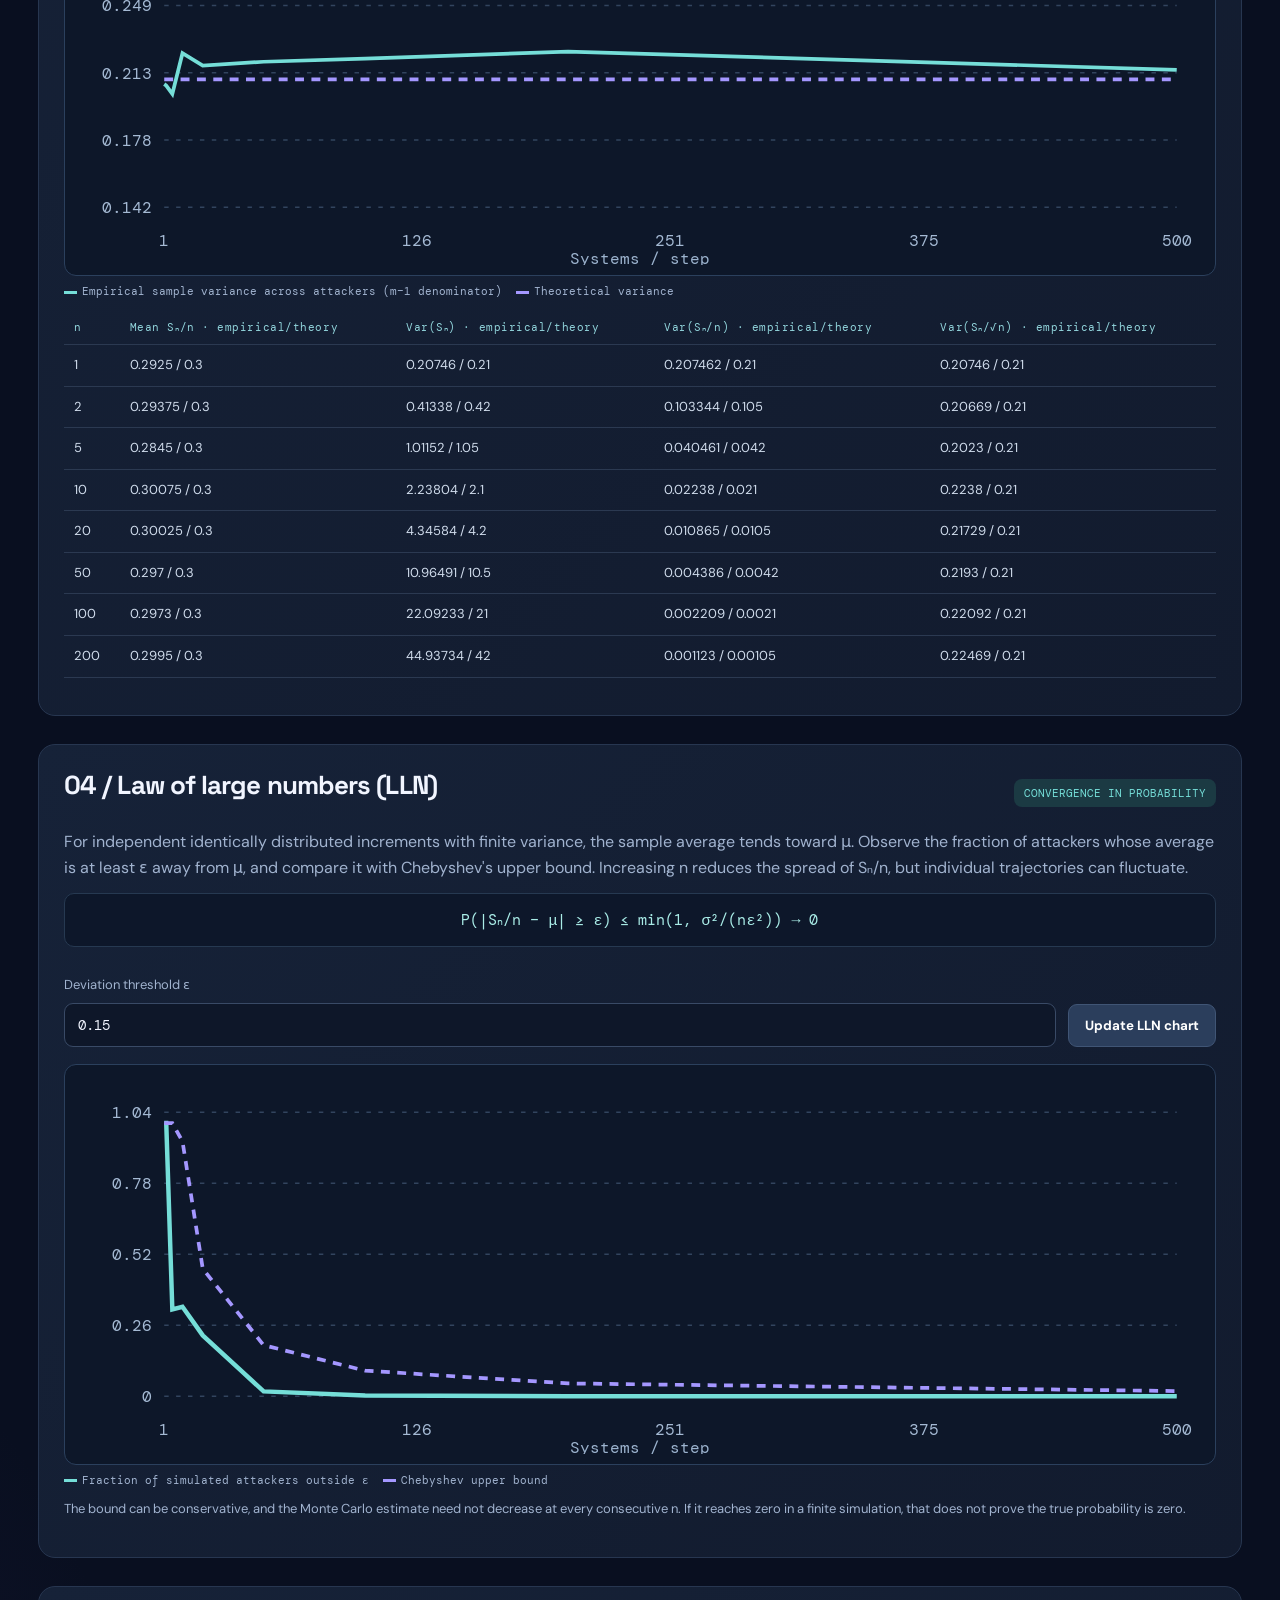
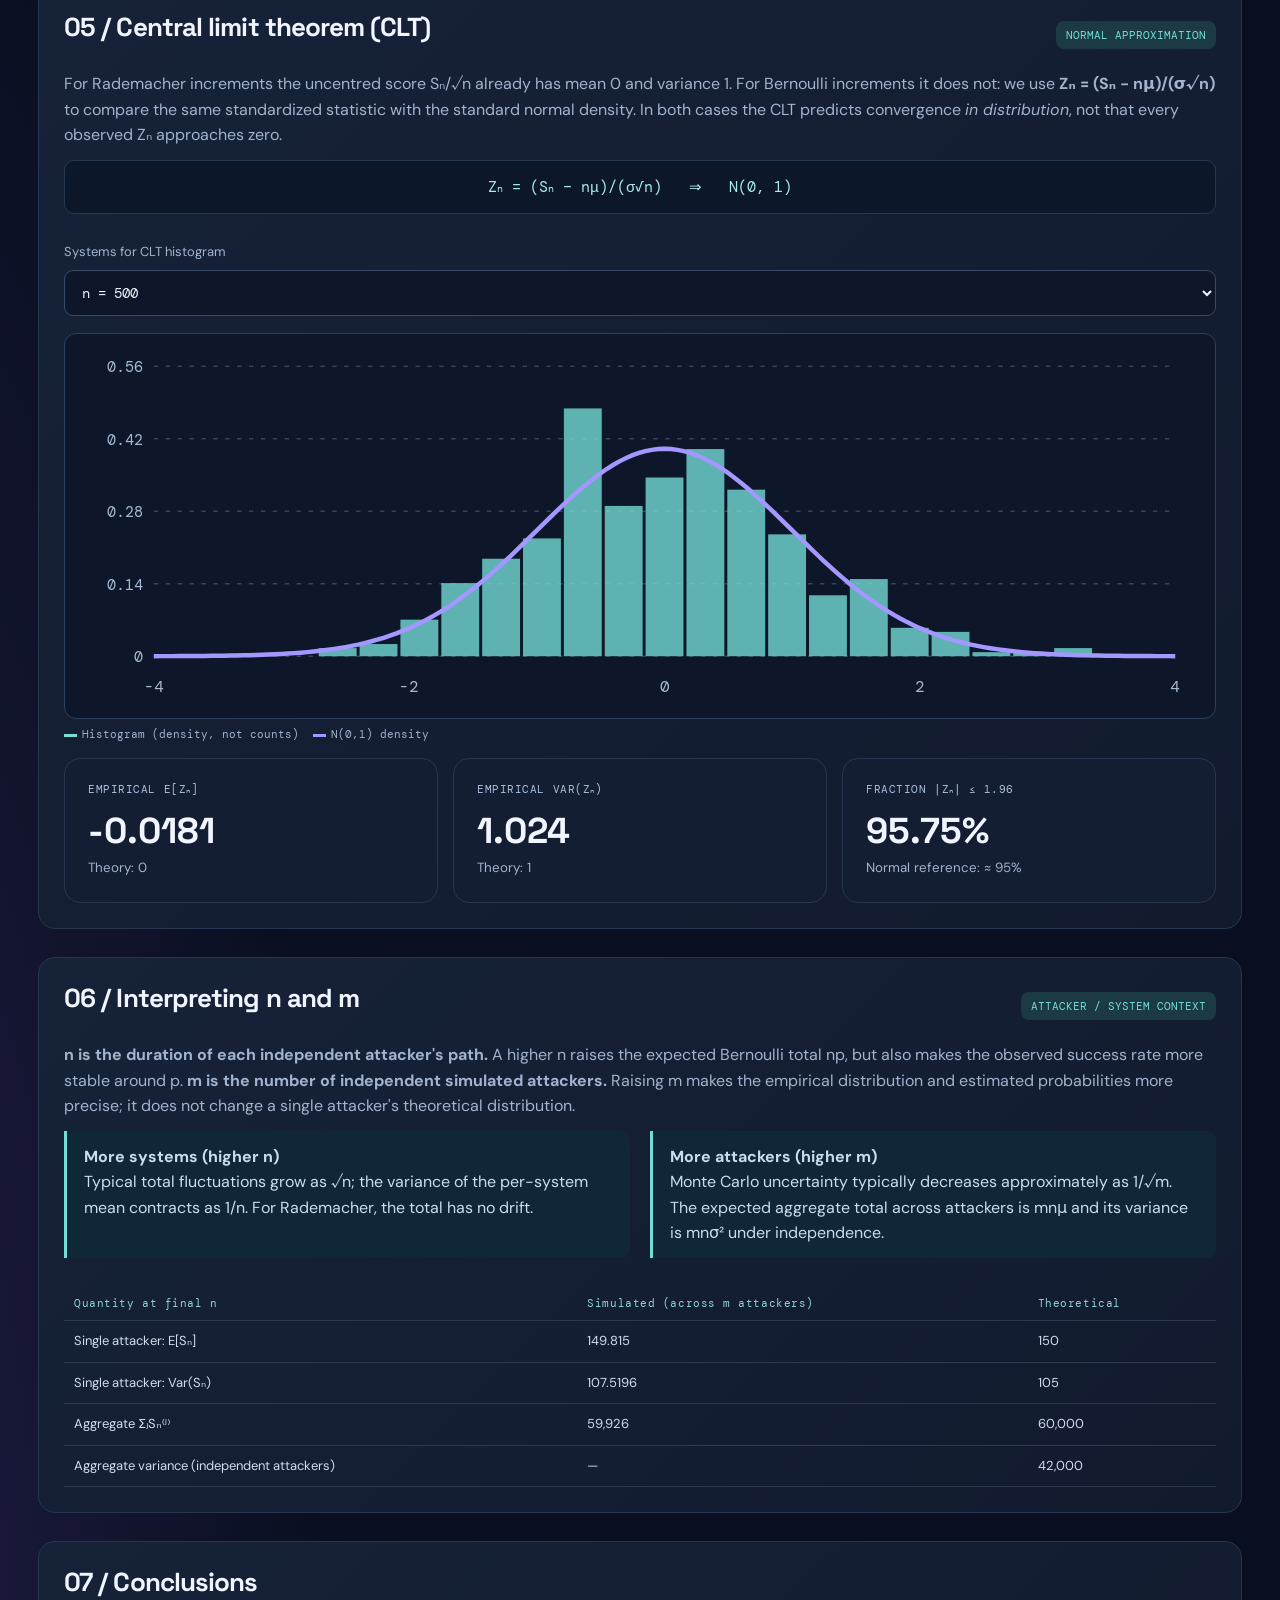
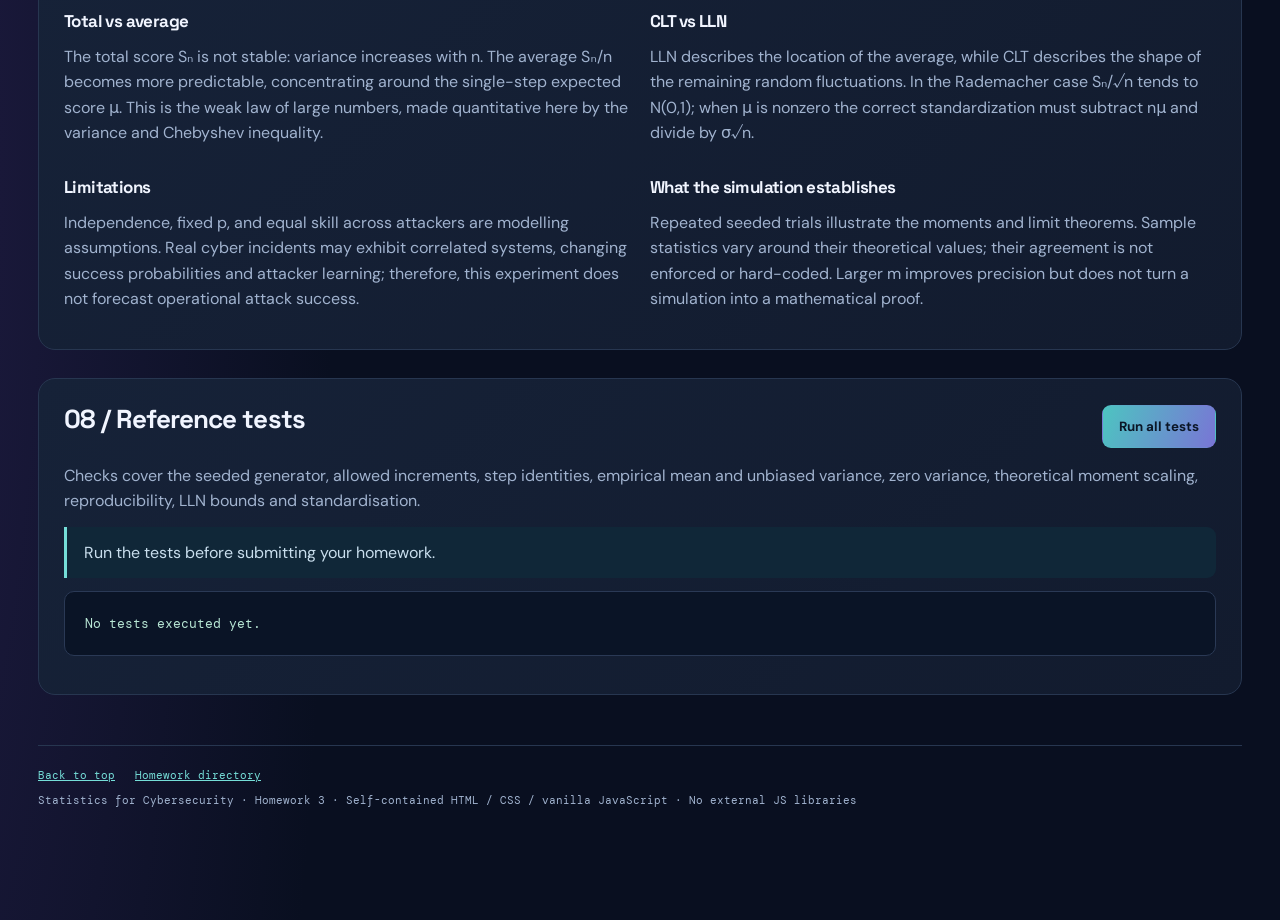
<file: homework-3/index.html>
<!doctype html>
<html lang="en">
<head><meta charset="utf-8"><meta name="viewport" content="width=device-width,initial-scale=1"><meta name="description" content="Homework 3: Bernoulli and Rademacher random walks, law of large numbers, central limit theorem and reproducible Monte Carlo experiments."><title>Homework 3 | Random Walks, LLN & CLT</title><link rel="stylesheet" href="styles.css"><script defer src="script.js"></script></head>
<body><div class="shell">
<nav class="nav"><a class="brand" href="../"><span>◆</span>STATISTICS / CYBERSECURITY</a><div class="navlinks"><a href="#model">Model</a><a href="#walks">Trajectories</a><a href="#moments">Variance</a><a href="#lln">LLN</a><a href="#clt">CLT</a><a href="#tests">Tests</a></div></nav>
<header class="hero"><div class="eyebrow">HOMEWORK 03 · STATISTICS 2026 / 27</div><h1>Random walks.<br><em>Predictable distributions.</em></h1><p class="lede">Simulate independent penetration scores for <strong>m attackers</strong> and <strong>n systems</strong>. Watch totals spread, averages converge and correctly normalised fluctuations approach the Gaussian law.</p><div class="chips"><span class="chip">BERNOULLI & RADEMACHER</span><span class="chip">Sₙ · Sₙ/n · Sₙ/√n</span><span class="chip">LAW OF LARGE NUMBERS</span><span class="chip">CENTRAL LIMIT THEOREM</span><span class="chip">SEEDED MONTE CARLO</span></div></header>
<div class="grid3"><div class="metric"><label>Independent attackers (m)</label><strong id="topM">400</strong><small>One trajectory per attacker</small></div><div class="metric"><label>Systems per attacker (n)</label><strong id="topN">500</strong><small>Independent score increments</small></div><div class="metric"><label>Step variance (σ²)</label><strong id="topVar">0.210</strong><small id="topModel">Bernoulli, p = 0.30</small></div></div>
<section id="model" class="section panel"><div class="panel-head"><h2>01 / Stochastic model</h2><span class="pill">CONFIGURABLE EXPERIMENT</span></div><p>Each attacker faces the same <em>n</em> systems independently. In the Bernoulli model, a successful penetration scores 1 and failure scores 0. In the Rademacher model, each step scores +1 or −1 with equal probability, representing a symmetric gain/loss process. The models are illustrative: real attackers and systems need not be independent or identically distributed.</p>
<div class="controls"><label class="field">Increment model<select id="modelSelect"><option value="bernoulli">Bernoulli: 0 or 1</option><option value="rademacher">Rademacher: −1 or +1</option></select></label><label class="field">Success probability p<input id="probability" type="number" min="0.01" max="0.99" step="0.05" value="0.30"></label><label class="field">Systems n (20–2000)<input id="systems" type="number" min="20" max="2000" step="10" value="500"></label><label class="field">Attackers m (20–3000)<input id="attackers" type="number" min="20" max="3000" step="10" value="400"></label><label class="field">Random seed<input id="seed" type="number" min="0" max="4294967295" step="1" value="20261027"></label><button id="run" class="primary">Run simulation</button></div>
<div id="runStatus" class="status" role="status" aria-live="polite"></div><div class="mathgrid"><div><strong>Total Sₙ = Σ Xᵢ</strong><span>E[Sₙ] = nμ; Var(Sₙ) = nσ²</span></div><div><strong>Average Sₙ/n</strong><span>E = μ; Var = σ²/n</span></div><div><strong>Normalised Sₙ/√n</strong><span>E = √n μ; Var = σ²</span></div></div><p class="small padtop">Bernoulli: μ = p, σ² = p(1 − p). Rademacher: μ = 0, σ² = 1. A <em>standard normal</em> CLT for raw Sₙ/√n applies directly to Rademacher; Bernoulli must be centred and divided by σ as well.</p></section>
<section id="walks" class="section panel"><div class="panel-head"><h2>02 / Sample trajectories</h2><span class="pill">LIVE PLOT · FIRST 12 ATTACKERS</span></div><p>Each line is a cumulative path across systems. Switch the displayed quantity to see how changing the normalisation changes the visible scale without resampling the experiment. Lines show the first 12 attackers; statistics use all <em>m</em> attackers.</p><div class="controls"><label class="field">Displayed quantity<select id="quantity"><option value="total">Total Sₜ</option><option value="average">Average Sₜ/t</option><option value="scaled">Normalised Sₜ/√t</option></select></label></div><div class="chartbox padtop"><div class="chart-title" id="trajectoryTitle">Cumulative penetration scores</div><div id="trajectoryPlot" aria-label="Multiple sample random walk trajectories"></div><div class="svglegend"><span><i class="swatch"></i>12 independent trajectories</span><span><i class="swatch purple"></i>Theoretical expectation</span></div></div><div class="rangebox"><label for="stepSlider">Inspect step t</label><input id="stepSlider" type="range" min="1" max="500" value="500"><strong id="stepText" class="mini">500 / 500</strong></div><div class="grid3"><div class="metric"><label>Simulated mean at t</label><strong id="stepMean">—</strong><small id="expectedMean">Theoretical: —</small></div><div class="metric"><label>Sample variance at t</label><strong id="stepVariance">—</strong><small id="expectedVariance">Theoretical: —</small></div><div class="metric"><label>Mean absolute deviation</label><strong id="stepDeviation">—</strong><small>For average score around μ</small></div></div><h3 class="section">Cross-sectional distribution at selected step</h3><div class="chartbox"><div id="stepHistogram" aria-label="Histogram across all attackers at selected step"></div></div></section>
<section id="moments" class="section panel"><div class="panel-head"><h2>03 / Variance under three normalisations</h2><span class="pill">THEORY VS SIMULATION</span></div><p>Independence makes the variance of a sum additive. Dividing by n multiplies the variance by 1/n², while dividing by √n multiplies it by 1/n. Consequently, total-score variance increases linearly, average-score variance decreases as 1/n and normalised-score variance stays constant.</p><div class="formula">Var(Sₙ) = nσ² &nbsp; · &nbsp; Var(Sₙ/n) = σ²/n &nbsp; · &nbsp; Var(Sₙ/√n) = σ²</div><div class="chartgrid section"><div class="chartbox"><h3>Var(Sₙ) · grows</h3><div id="varianceTotal"></div></div><div class="chartbox"><h3>Var(Sₙ/n) · shrinks</h3><div id="varianceAverage"></div></div><div class="chartbox wide"><h3>Var(Sₙ/√n) · stays constant</h3><div id="varianceScaled"></div></div></div><div class="svglegend"><span><i class="swatch"></i>Empirical sample variance across attackers (m−1 denominator)</span><span><i class="swatch purple"></i>Theoretical variance</span></div><div class="tablewrap"><table><thead><tr><th>n</th><th>Mean Sₙ/n · empirical/theory</th><th>Var(Sₙ) · empirical/theory</th><th>Var(Sₙ/n) · empirical/theory</th><th>Var(Sₙ/√n) · empirical/theory</th></tr></thead><tbody id="momentsBody"></tbody></table></div></section>
<section id="lln" class="section panel"><div class="panel-head"><h2>04 / Law of large numbers (LLN)</h2><span class="pill">CONVERGENCE IN PROBABILITY</span></div><p>For independent identically distributed increments with finite variance, the sample average tends toward μ. Observe the fraction of attackers whose average is at least ε away from μ, and compare it with Chebyshev's upper bound. Increasing n reduces the spread of Sₙ/n, but individual trajectories can fluctuate.</p><div class="formula">P(|Sₙ/n − μ| ≥ ε) ≤ min(1, σ²/(nε²)) → 0</div><div class="controls section"><label class="field">Deviation threshold ε<input id="epsilon" type="number" value="0.15" min="0.01" max="2" step="0.05"></label><button id="updateEpsilon">Update LLN chart</button></div><div class="chartbox padtop"><div id="llnPlot" aria-label="Empirical probabilities and Chebyshev bounds"></div></div><div class="svglegend"><span><i class="swatch"></i>Fraction of simulated attackers outside ε</span><span><i class="swatch purple"></i>Chebyshev upper bound</span></div><p class="note">The bound can be conservative, and the Monte Carlo estimate need not decrease at every consecutive n. If it reaches zero in a finite simulation, that does not prove the true probability is zero.</p></section>
<section id="clt" class="section panel"><div class="panel-head"><h2>05 / Central limit theorem (CLT)</h2><span class="pill">NORMAL APPROXIMATION</span></div><p>For Rademacher increments the uncentred score Sₙ/√n already has mean 0 and variance 1. For Bernoulli increments it does not: we use <strong>Zₙ = (Sₙ − nμ)/(σ√n)</strong> to compare the same standardized statistic with the standard normal density. In both cases the CLT predicts convergence <em>in distribution</em>, not that every observed Zₙ approaches zero.</p><div class="formula">Zₙ = (Sₙ − nμ)/(σ√n) &nbsp; ⇒ &nbsp; N(0, 1)</div><div class="controls section"><label class="field">Systems for CLT histogram<select id="cltStep"></select></label></div><div class="chartbox padtop"><div id="cltPlot" aria-label="Standardized sum histogram and standard normal density"></div></div><div class="svglegend"><span><i class="swatch"></i>Histogram (density, not counts)</span><span><i class="swatch purple"></i>N(0,1) density</span></div><div class="grid3 padtop"><div class="metric"><label>Empirical E[Zₙ]</label><strong id="cltMean">—</strong><small>Theory: 0</small></div><div class="metric"><label>Empirical Var(Zₙ)</label><strong id="cltVariance">—</strong><small>Theory: 1</small></div><div class="metric"><label>Fraction |Zₙ| ≤ 1.96</label><strong id="cltCoverage">—</strong><small>Normal reference: ≈ 95%</small></div></div></section>
<section id="attackers" class="section panel"><div class="panel-head"><h2>06 / Interpreting n and m</h2><span class="pill">ATTACKER / SYSTEM CONTEXT</span></div><p><strong>n is the duration of each independent attacker's path.</strong> A higher n raises the expected Bernoulli total np, but also makes the observed success rate more stable around p. <strong>m is the number of independent simulated attackers.</strong> Raising m makes the empirical distribution and estimated probabilities more precise; it does not change a single attacker's theoretical distribution.</p><div class="grid"><div class="callout"><strong>More systems (higher n)</strong><br>Typical total fluctuations grow as √n; the variance of the per-system mean contracts as 1/n. For Rademacher, the total has no drift.</div><div class="callout"><strong>More attackers (higher m)</strong><br>Monte Carlo uncertainty typically decreases approximately as 1/√m. The expected aggregate total across attackers is mnμ and its variance is mnσ² under independence.</div></div><div class="tablewrap section"><table><thead><tr><th>Quantity at final n</th><th>Simulated (across m attackers)</th><th>Theoretical</th></tr></thead><tbody id="aggregateRows"></tbody></table></div></section>
<section id="discussion" class="section panel"><h2>07 / Conclusions</h2><div class="grid"><div><h3>Total vs average</h3><p>The total score Sₙ is not stable: variance increases with n. The average Sₙ/n becomes more predictable, concentrating around the single-step expected score μ. This is the weak law of large numbers, made quantitative here by the variance and Chebyshev inequality.</p></div><div><h3>CLT vs LLN</h3><p>LLN describes the location of the average, while CLT describes the shape of the remaining random fluctuations. In the Rademacher case Sₙ/√n tends to N(0,1); when μ is nonzero the correct standardization must subtract nμ and divide by σ√n.</p></div><div><h3>Limitations</h3><p>Independence, fixed p, and equal skill across attackers are modelling assumptions. Real cyber incidents may exhibit correlated systems, changing success probabilities and attacker learning; therefore, this experiment does not forecast operational attack success.</p></div><div><h3>What the simulation establishes</h3><p>Repeated seeded trials illustrate the moments and limit theorems. Sample statistics vary around their theoretical values; their agreement is not enforced or hard-coded. Larger m improves precision but does not turn a simulation into a mathematical proof.</p></div></div></section>
<section id="tests" class="section panel"><div class="panel-head"><h2>08 / Reference tests</h2><button class="primary" id="testRun">Run all tests</button></div><p>Checks cover the seeded generator, allowed increments, step identities, empirical mean and unbiased variance, zero variance, theoretical moment scaling, reproducibility, LLN bounds and standardisation.</p><div id="testSummary" class="callout">Run the tests before submitting your homework.</div><pre id="testResults" class="results">No tests executed yet.</pre></section>
<footer><div class="footerlinks"><a href="#model">Back to top</a><a href="../">Homework directory</a></div><p>Statistics for Cybersecurity · Homework 3 · Self-contained HTML / CSS / vanilla JavaScript · No external JS libraries</p></footer>
</div></body></html>
</file>
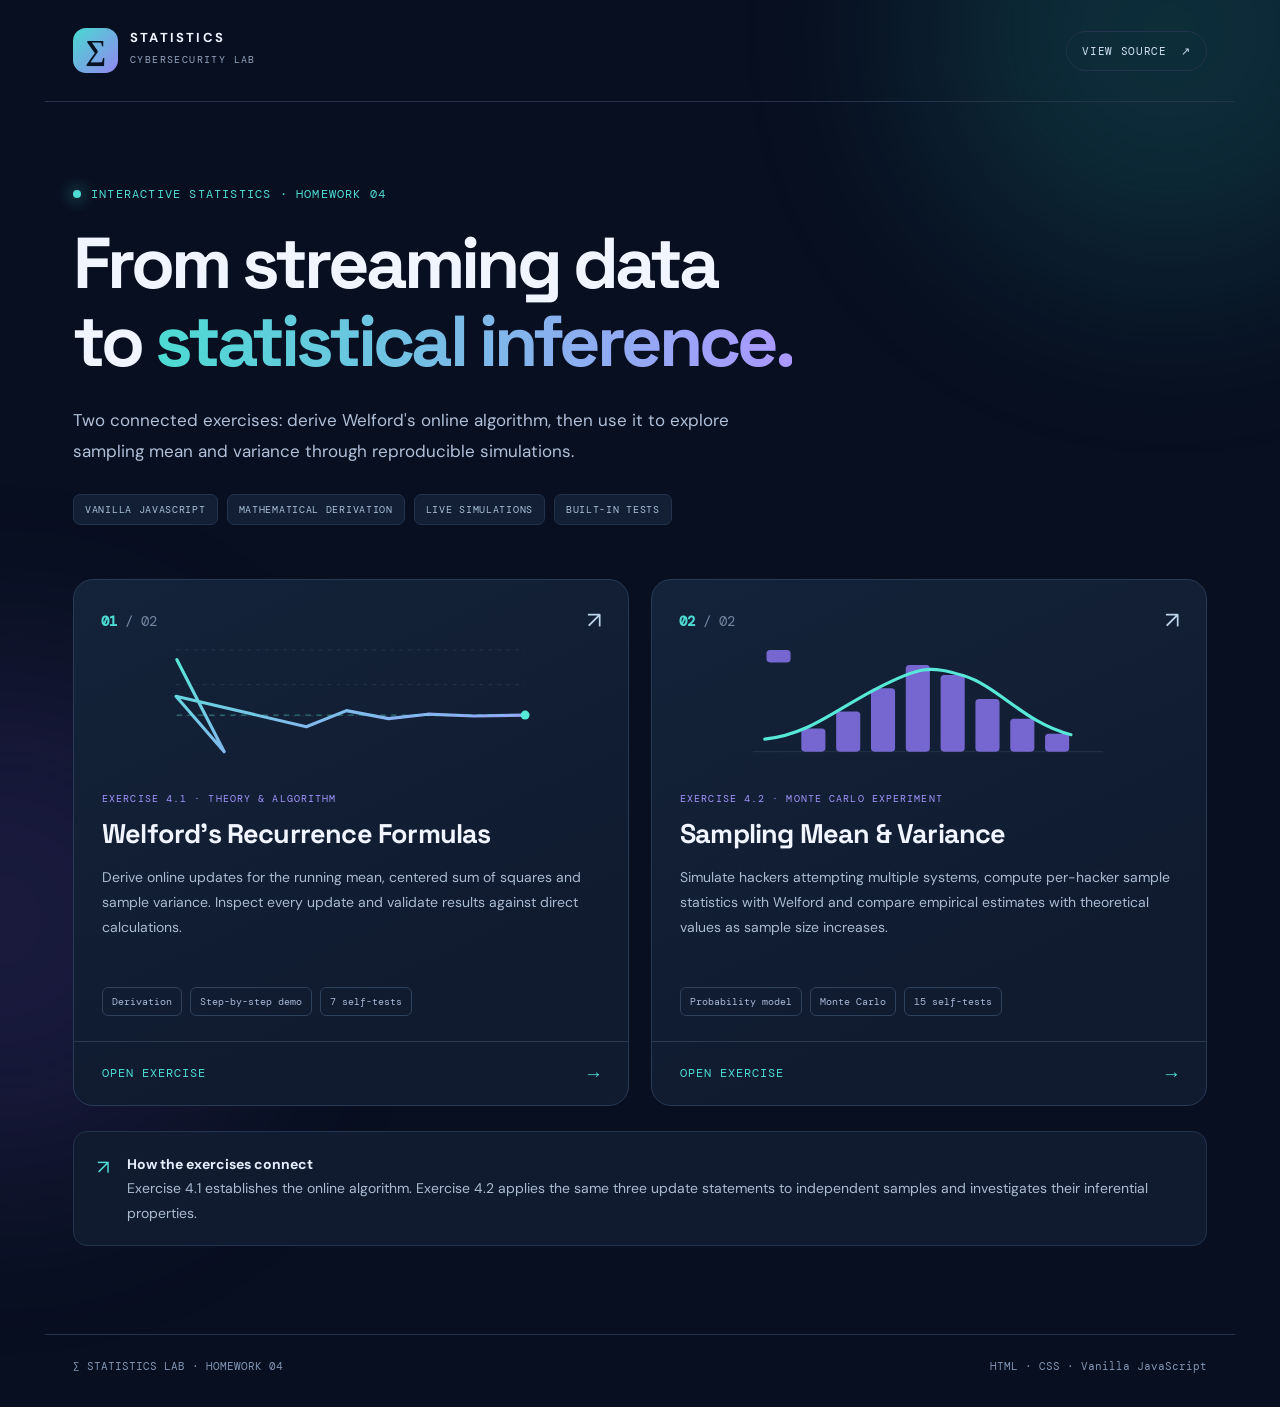
<file: homework-4/index.html>
<!doctype html>
<html lang="en">
<head>
  <meta charset="utf-8">
  <meta name="viewport" content="width=device-width, initial-scale=1">
  <meta name="description" content="Statistics for Cybersecurity – Homework 4: Welford's recurrence formulas and sampling mean and variance.">
  <title>Homework 4 | Statistics Lab</title>
  <link rel="stylesheet" href="styles.css">
</head>
<body>
  <div class="glow glow-one" aria-hidden="true"></div>
  <div class="glow glow-two" aria-hidden="true"></div>
  <header class="topbar">
    <a class="logo" href="index.html" aria-label="Homework 4 home"><span class="logo-mark">∑</span><span><strong>STATISTICS</strong><small>CYBERSECURITY LAB</small></span></a>
    <a class="pill" href="https://github.com/umbertocinquegrana00/statistics-homework" target="_blank" rel="noopener noreferrer">VIEW SOURCE <span aria-hidden="true">↗</span></a>
  </header>
  <main class="wrap">
    <section class="intro" aria-labelledby="page-title">
      <div class="eyebrow"><span class="status-dot"></span> INTERACTIVE STATISTICS · HOMEWORK 04</div>
      <h1 id="page-title">From streaming data<br>to <span>statistical inference.</span></h1>
      <p class="subtitle">Two connected exercises: derive Welford's online algorithm, then use it to explore sampling mean and variance through reproducible simulations.</p>
      <div class="tags"><span>VANILLA JAVASCRIPT</span><span>MATHEMATICAL DERIVATION</span><span>LIVE SIMULATIONS</span><span>BUILT-IN TESTS</span></div>
    </section>
    <section class="exercises" aria-label="Homework exercises">
      <a class="exercise-card" href="exercise-1/index.html">
        <div class="card-top"><span class="card-number">01 <i>/ 02</i></span><span class="arrow" aria-hidden="true">↗</span></div>
        <div class="visual"><svg viewBox="0 0 400 140" role="img" aria-label="Stylized running mean convergence plot"><defs><linearGradient id="lineA" x1="0" y1="0" x2="1" y2="1"><stop stop-color="#57e8d7"/><stop offset="1" stop-color="#a493ff"/></linearGradient></defs><path d="M4 1 H395 M4 75 H395 M4 40 H395" stroke="#26374f" stroke-width="1" stroke-dasharray="4 6"/><path d="M5 12 L58 115 L4 53 L150 87 L195 69 L242 78 L286 73 L338 75 L395 74" fill="none" stroke="url(#lineA)" stroke-width="3.5" stroke-linecap="round" stroke-linejoin="round"/><path d="M5 74 H395" fill="none" stroke="#57e8d7" stroke-width="1.5" stroke-dasharray="6 6" opacity=".4"/><circle cx="395" cy="74" r="5" fill="#57e8d7"/></svg></div>
        <div class="card-body"><p class="label">EXERCISE 4.1 · THEORY & ALGORITHM</p><h2>Welford's Recurrence Formulas</h2><p>Derive online updates for the running mean, centered sum of squares and sample variance. Inspect every update and validate results against direct calculations.</p><div class="card-footer"><span>Derivation</span><span>Step-by-step demo</span><span>7 self-tests</span></div></div>
        <div class="open">OPEN EXERCISE <span aria-hidden="true">→</span></div>
      </a>
      <a class="exercise-card" href="exercise-2/index.html">
        <div class="card-top"><span class="card-number">02 <i>/ 02</i></span><span class="arrow" aria-hidden="true">↗</span></div>
        <div class="visual"><svg viewBox="0 0 400 140" role="img" aria-label="Stylized distribution histogram"><path d="M3 115 H395" fill="none" stroke="#26374f" stroke-width="1"/><g fill="#7567cf"><rect x="18" y="1" width="27" height="14" rx="4"/><rect x="57" y="89" width="27" height="26" rx="4"/><rect x="96" y="70" width="27" height="45" rx="4"/><rect x="135" y="44" width="27" height="71" rx="4"/><rect x="174" y="18" width="27" height="97" rx="4"/><rect x="213" y="29" width="27" height="86" rx="4"/><rect x="252" y="56" width="27" height="59" rx="4"/><rect x="291" y="78" width="27" height="37" rx="4"/><rect x="330" y="95" width="27" height="20" rx="4"/></g><path d="M16 101 C65 96 95 68 142 44 S200 18 239 30 S307 83 359 96" fill="none" stroke="#57e8d7" stroke-width="3.5" stroke-linecap="round"/></svg></div>
        <div class="card-body"><p class="label">EXERCISE 4.2 · MONTE CARLO EXPERIMENT</p><h2>Sampling Mean &amp; Variance</h2><p>Simulate hackers attempting multiple systems, compute per-hacker sample statistics with Welford and compare empirical estimates with theoretical values as sample size increases.</p><div class="card-footer"><span>Probability model</span><span>Monte Carlo</span><span>15 self-tests</span></div></div>
        <div class="open">OPEN EXERCISE <span aria-hidden="true">→</span></div>
      </a>
    </section>
    <section class="note"><span class="note-icon">↗</span><p><strong>How the exercises connect</strong><br>Exercise 4.1 establishes the online algorithm. Exercise 4.2 applies the same three update statements to independent samples and investigates their inferential properties.</p></section>
  </main>
  <footer><span>∑ STATISTICS LAB · HOMEWORK 04</span><span>HTML · CSS · Vanilla JavaScript</span></footer>
</body>
</html>
</file>
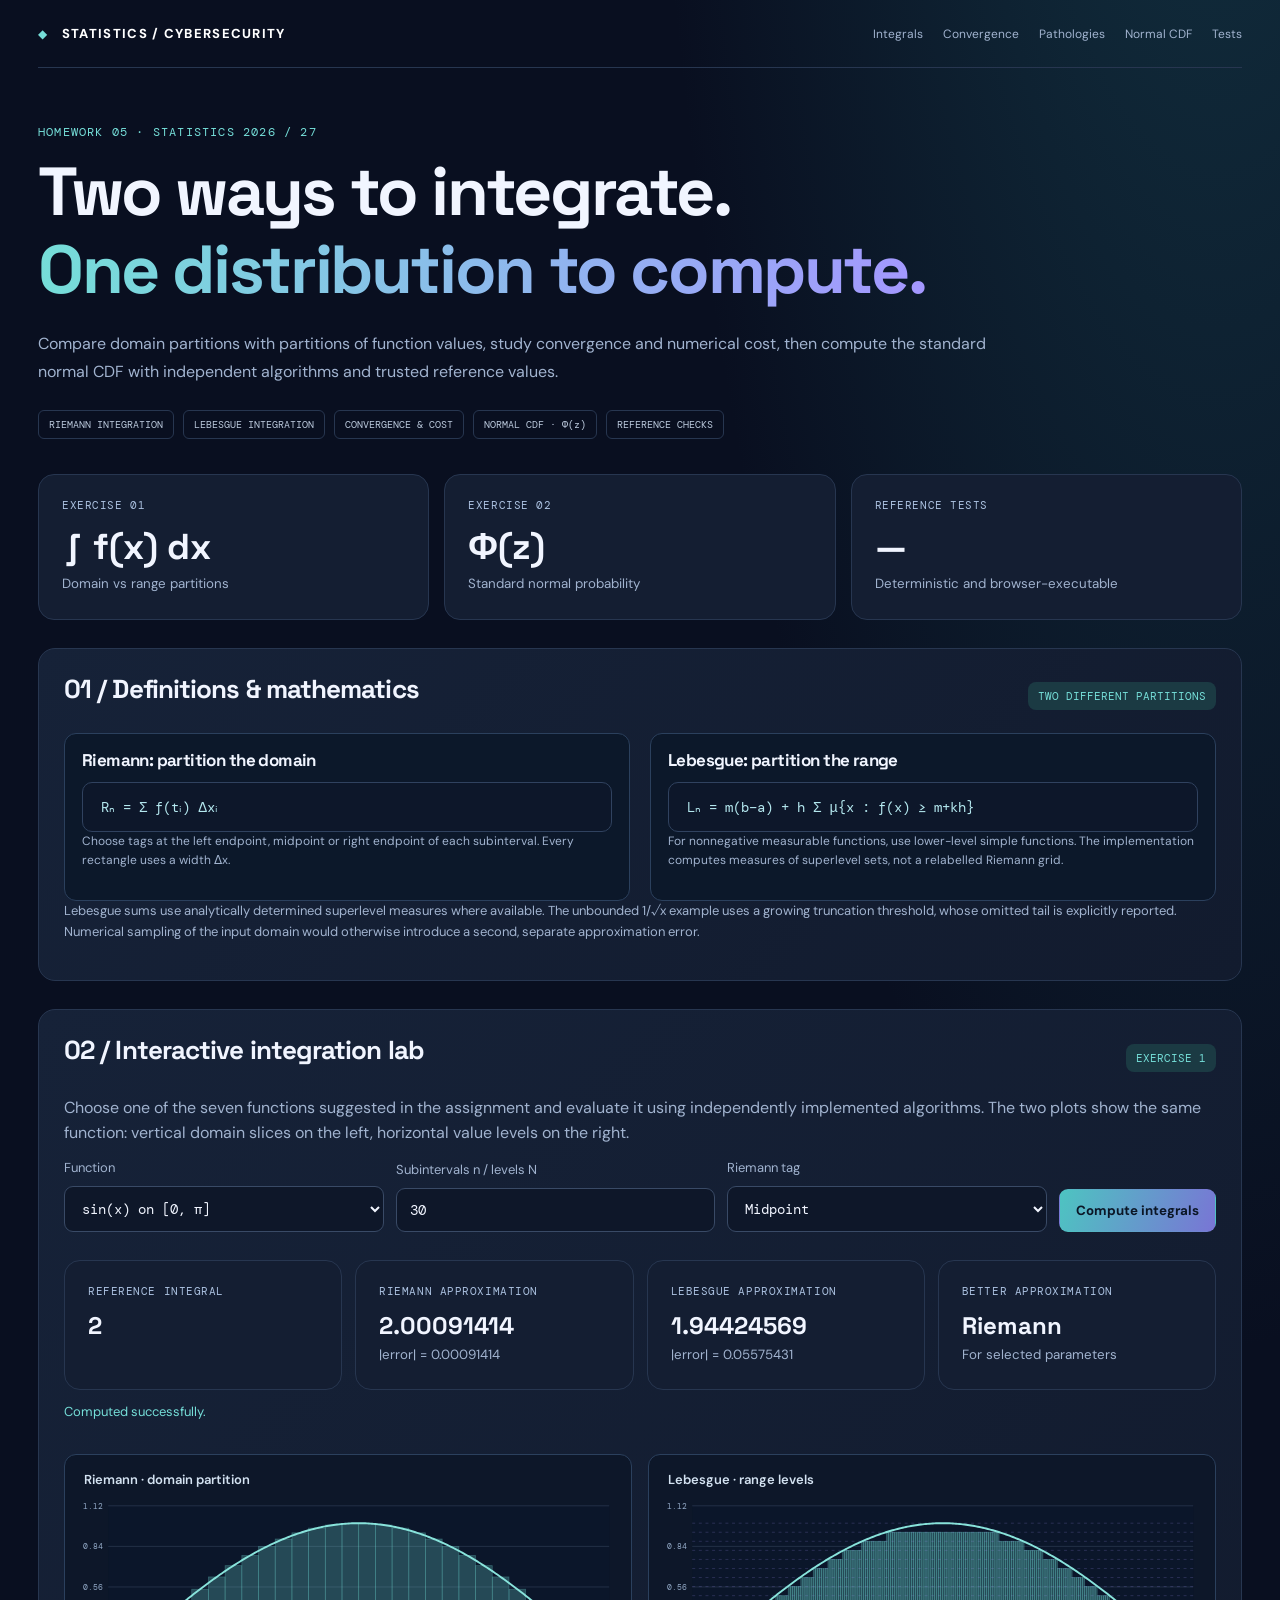
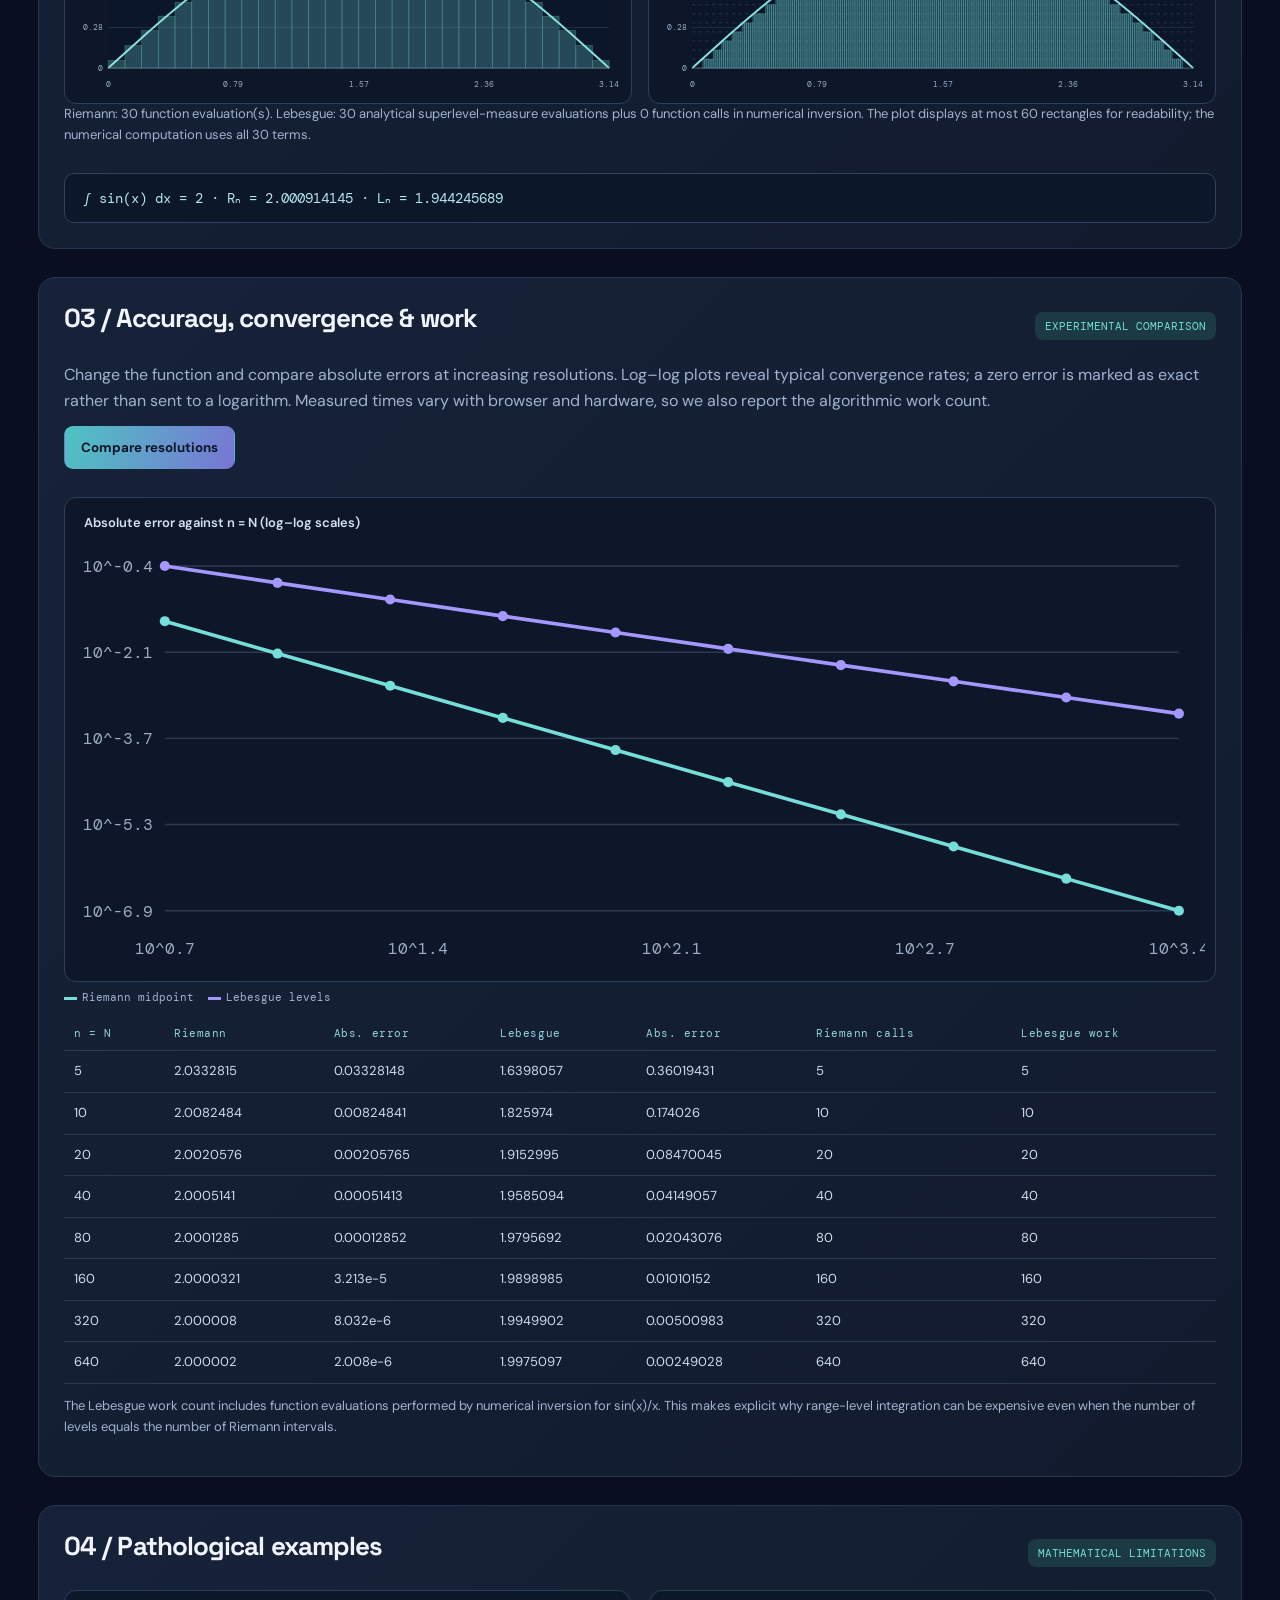
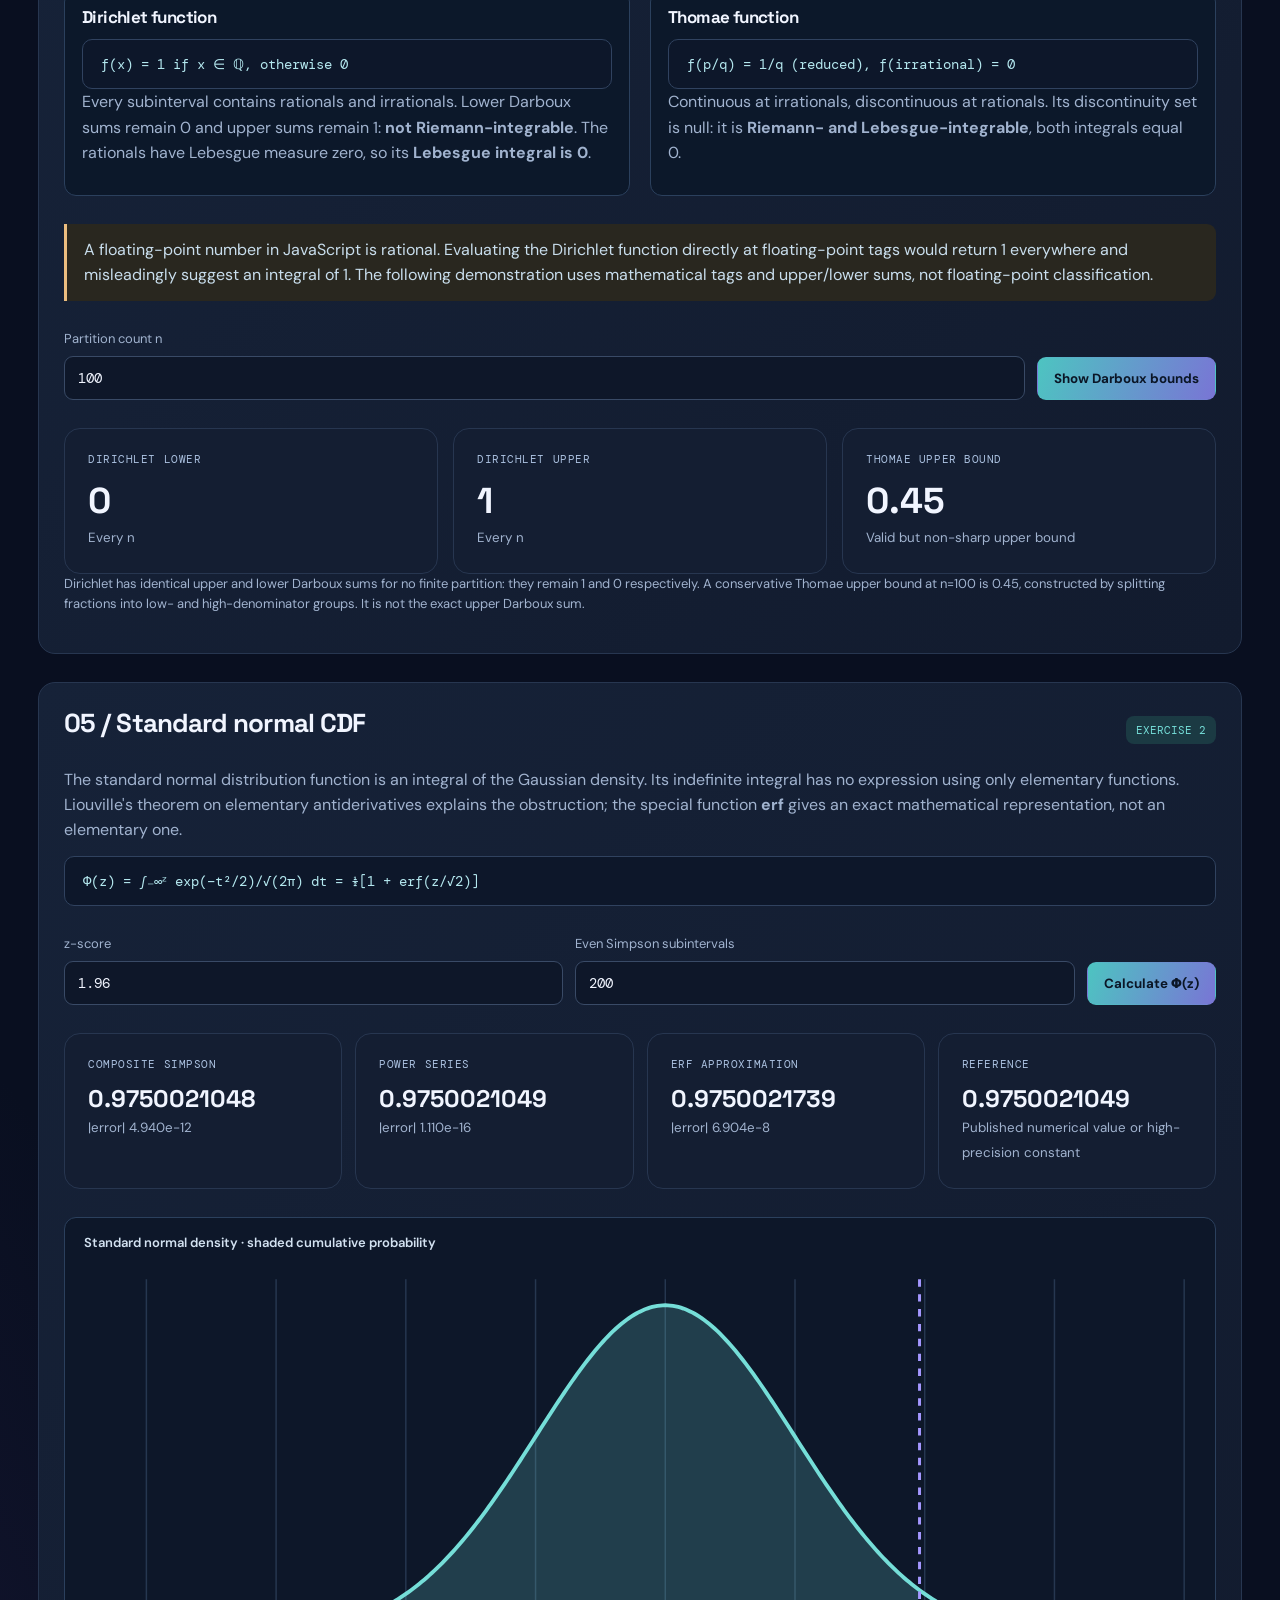
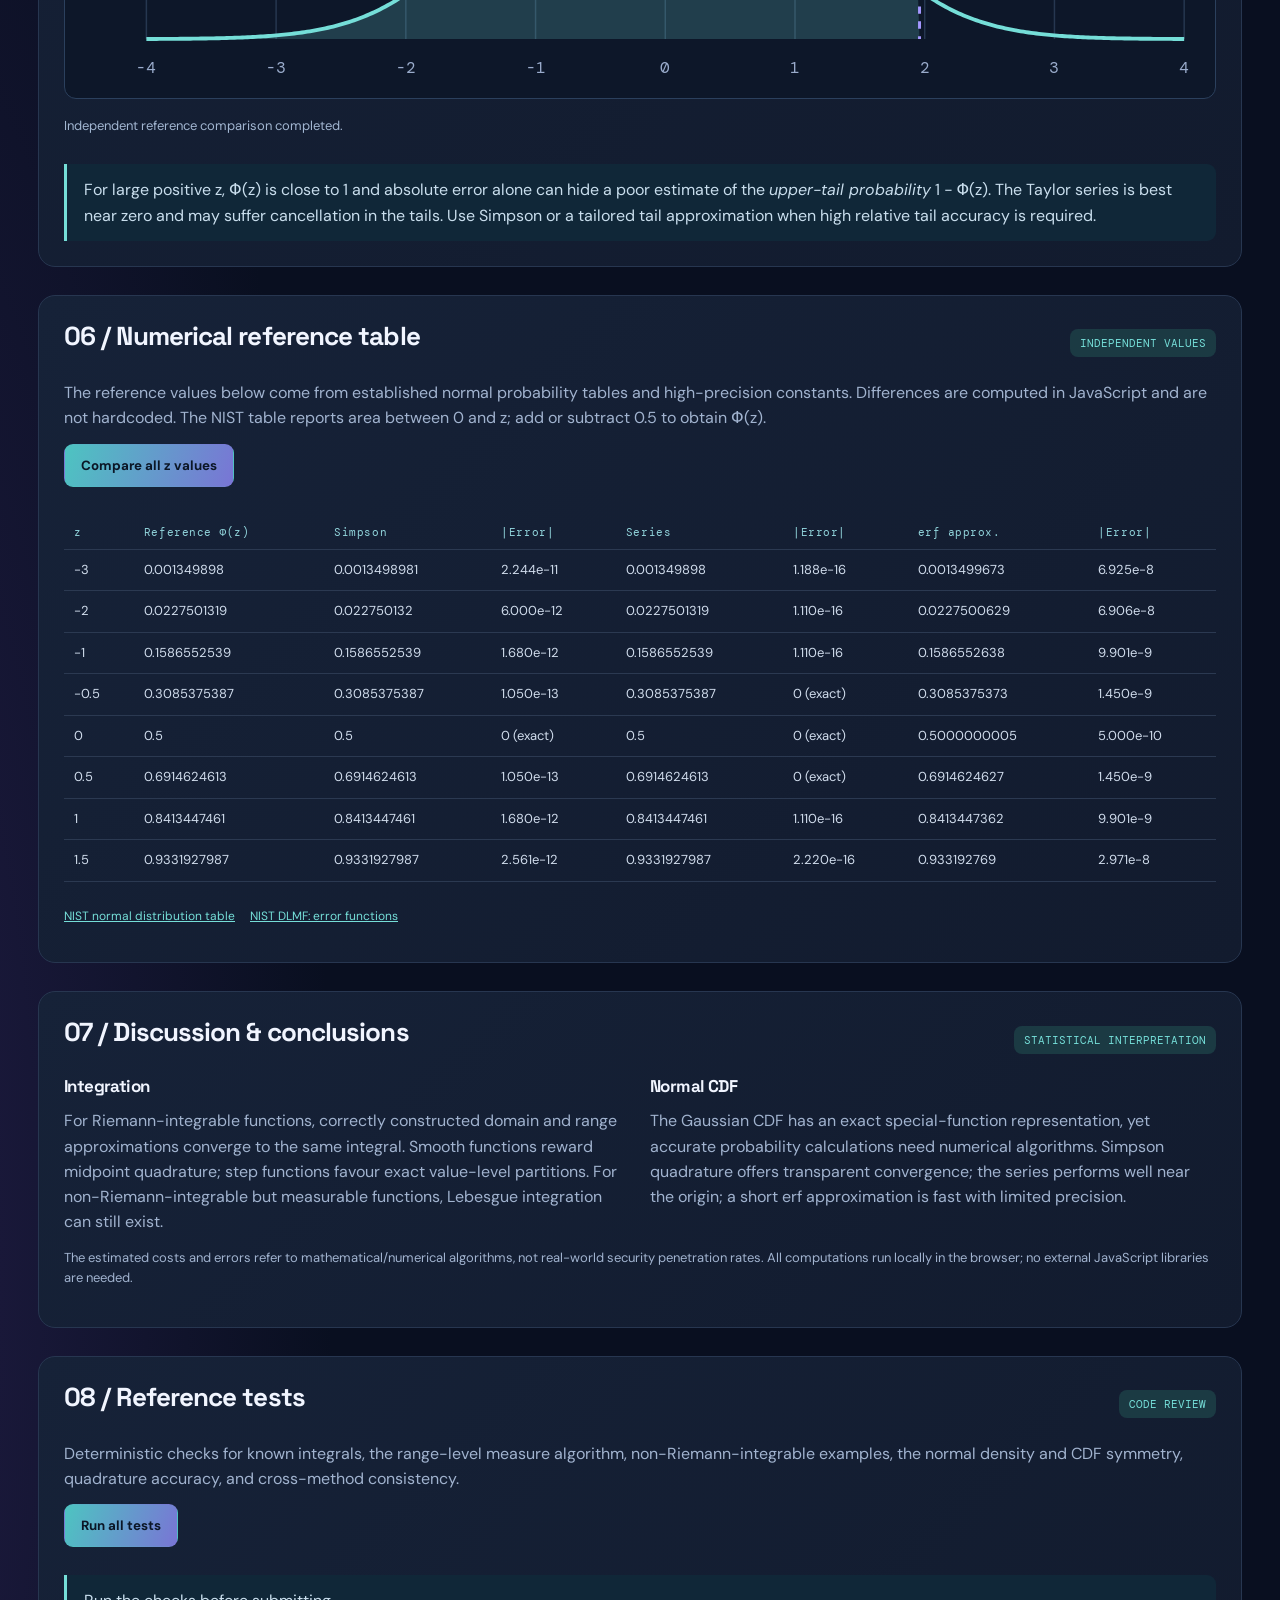
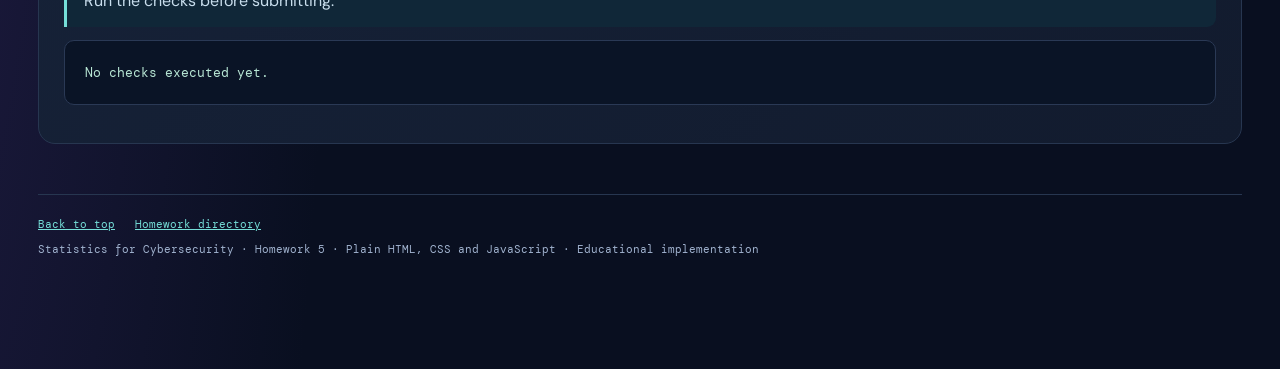
<file: homework-5/index.html>
<!doctype html>
<html lang="en"><head><meta charset="utf-8"><meta name="viewport" content="width=device-width,initial-scale=1"><meta name="description" content="Statistics Homework 5: Riemann vs Lebesgue integration, normal CDF, numerical accuracy and reference tests."><title>Homework 5 | Integrals and the Normal CDF</title><link rel="stylesheet" href="styles.css"><script defer src="script.js"></script></head>
<body><div class="shell">
<nav class="nav"><a class="brand" href="../"><span>◆</span> STATISTICS / CYBERSECURITY</a><div class="navlinks"><a href="#integrals">Integrals</a><a href="#comparison">Convergence</a><a href="#pathological">Pathologies</a><a href="#normal">Normal CDF</a><a href="#tests">Tests</a></div></nav>
<header class="hero"><div class="eyebrow">HOMEWORK 05 · STATISTICS 2026 / 27</div><h1>Two ways to integrate.<br><em>One distribution to compute.</em></h1><p class="lede">Compare domain partitions with partitions of function values, study convergence and numerical cost, then compute the standard normal CDF with independent algorithms and trusted reference values.</p><div class="chips"><span class="chip">RIEMANN INTEGRATION</span><span class="chip">LEBESGUE INTEGRATION</span><span class="chip">CONVERGENCE & COST</span><span class="chip">NORMAL CDF · Φ(z)</span><span class="chip">REFERENCE CHECKS</span></div></header>
<div class="grid3"><div class="metric"><label>Exercise 01</label><strong>∫ f(x) dx</strong><small>Domain vs range partitions</small></div><div class="metric"><label>Exercise 02</label><strong>Φ(z)</strong><small>Standard normal probability</small></div><div class="metric"><label>Reference tests</label><strong id="topTests">—</strong><small>Deterministic and browser-executable</small></div></div>
<section class="section panel" id="theory"><div class="panel-head"><h2>01 / Definitions & mathematics</h2><span class="pill">TWO DIFFERENT PARTITIONS</span></div><div class="grid"><div class="method-card"><h3>Riemann: partition the domain</h3><div class="equation">Rₙ = Σ f(tᵢ) Δxᵢ</div><p class="small">Choose tags at the left endpoint, midpoint or right endpoint of each subinterval. Every rectangle uses a width Δx.</p></div><div class="method-card"><h3>Lebesgue: partition the range</h3><div class="equation">Lₙ = m(b−a) + h Σ μ{x : f(x) ≥ m+kh}</div><p class="small">For nonnegative measurable functions, use lower-level simple functions. The implementation computes measures of superlevel sets, not a relabelled Riemann grid.</p></div></div><p class="note padtop">Lebesgue sums use analytically determined superlevel measures where available. The unbounded 1/√x example uses a growing truncation threshold, whose omitted tail is explicitly reported. Numerical sampling of the input domain would otherwise introduce a second, separate approximation error.</p></section>
<section class="section panel" id="integrals"><div class="panel-head"><h2>02 / Interactive integration lab</h2><span class="pill">EXERCISE 1</span></div><p>Choose one of the seven functions suggested in the assignment and evaluate it using independently implemented algorithms. The two plots show the same function: vertical domain slices on the left, horizontal value levels on the right.</p><div class="controls"><label class="field">Function<select id="functionSelect"><option value="sin">sin(x) on [0, π]</option><option value="square">x² on [0, 1]</option><option value="step13">Step: 1 then 3 on [0, 1]</option><option value="absolute">|x − 0.5| on [0, 1]</option><option value="inverse">1/√x on (0, 1]</option><option value="step10">Step: 1 then 0 on [0, 1]</option><option value="sinc">sin(x)/x on [0, π]</option></select></label><label class="field">Subintervals n / levels N<input type="number" min="2" max="10000" step="1" value="30" id="partitions"></label><label class="field">Riemann tag<select id="riemannTag"><option value="mid">Midpoint</option><option value="left">Left</option><option value="right">Right</option></select></label><button class="primary" id="computeIntegration">Compute integrals</button></div><div class="grid4 section"><div class="metric"><label>Reference integral</label><strong class="medium" id="exactValue">—</strong></div><div class="metric"><label>Riemann approximation</label><strong class="medium" id="riemannValue">—</strong><small id="riemannError">—</small></div><div class="metric"><label>Lebesgue approximation</label><strong class="medium" id="lebesgueValue">—</strong><small id="lebesgueError">—</small></div><div class="metric"><label>Better approximation</label><strong class="medium" id="winner">—</strong><small>For selected parameters</small></div></div><div id="integralWarning" class="status" role="status"></div><div class="chartgrid section"><div class="chartbox"><div class="chart-title">Riemann · domain partition</div><div id="riemannPlot"></div></div><div class="chartbox"><div class="chart-title">Lebesgue · range levels</div><div id="lebesguePlot"></div></div></div><p id="integrationDetails" class="note section"></p><div class="equation section" id="integrationEquation">—</div></section>
<section class="section panel" id="comparison"><div class="panel-head"><h2>03 / Accuracy, convergence & work</h2><span class="pill">EXPERIMENTAL COMPARISON</span></div><p>Change the function and compare absolute errors at increasing resolutions. Log–log plots reveal typical convergence rates; a zero error is marked as exact rather than sent to a logarithm. Measured times vary with browser and hardware, so we also report the algorithmic work count.</p><div class="controls"><button class="primary" id="runConvergence">Compare resolutions</button></div><div class="chartbox section"><div class="chart-title">Absolute error against n = N (log–log scales)</div><div id="convergencePlot"></div></div><div class="svglegend"><span><i class="swatch"></i>Riemann midpoint</span><span><i class="swatch purple"></i>Lebesgue levels</span></div><div class="tablewrap"><table><thead><tr><th>n = N</th><th>Riemann</th><th>Abs. error</th><th>Lebesgue</th><th>Abs. error</th><th>Riemann calls</th><th>Lebesgue work</th></tr></thead><tbody id="convergenceBody"></tbody></table></div><p class="note section">The Lebesgue work count includes function evaluations performed by numerical inversion for sin(x)/x. This makes explicit why range-level integration can be expensive even when the number of levels equals the number of Riemann intervals.</p></section>
<section class="section panel" id="pathological"><div class="panel-head"><h2>04 / Pathological examples</h2><span class="pill">MATHEMATICAL LIMITATIONS</span></div><div class="grid"><div class="method-card"><h3>Dirichlet function</h3><div class="equation">f(x) = 1 if x ∈ ℚ, otherwise 0</div><p>Every subinterval contains rationals and irrationals. Lower Darboux sums remain 0 and upper sums remain 1: <strong>not Riemann-integrable</strong>. The rationals have Lebesgue measure zero, so its <strong>Lebesgue integral is 0</strong>.</p></div><div class="method-card"><h3>Thomae function</h3><div class="equation">f(p/q) = 1/q (reduced), f(irrational) = 0</div><p>Continuous at irrationals, discontinuous at rationals. Its discontinuity set is null: it is <strong>Riemann- and Lebesgue-integrable</strong>, both integrals equal 0.</p></div></div><div class="warningtext callout section">A floating-point number in JavaScript is rational. Evaluating the Dirichlet function directly at floating-point tags would return 1 everywhere and misleadingly suggest an integral of 1. The following demonstration uses mathematical tags and upper/lower sums, not floating-point classification.</div><div class="controls section"><label class="field">Partition count n<input id="pathN" type="number" min="2" max="100000" step="1" value="100"></label><button id="runPathology" class="primary">Show Darboux bounds</button></div><div class="grid3 section"><div class="metric"><label>Dirichlet lower</label><strong id="dirLow">0</strong><small>Every n</small></div><div class="metric"><label>Dirichlet upper</label><strong id="dirHigh">1</strong><small>Every n</small></div><div class="metric"><label>Thomae upper bound</label><strong id="thomaeUpper">—</strong><small>Valid but non-sharp upper bound</small></div></div><p id="pathExplanation" class="note section"></p></section>
<section class="section panel" id="normal"><div class="panel-head"><h2>05 / Standard normal CDF</h2><span class="pill">EXERCISE 2</span></div><p>The standard normal distribution function is an integral of the Gaussian density. Its indefinite integral has no expression using only elementary functions. Liouville's theorem on elementary antiderivatives explains the obstruction; the special function <strong>erf</strong> gives an exact mathematical representation, not an elementary one.</p><div class="equation">Φ(z) = ∫₋∞ᶻ exp(−t²/2)/√(2π) dt = ½[1 + erf(z/√2)]</div><div class="controls section"><label class="field">z-score<input id="zInput" type="number" min="-6" max="6" step="0.25" value="1.96"></label><label class="field">Even Simpson subintervals<input id="simpsonIntervals" type="number" min="2" max="20000" step="2" value="200"></label><button class="primary" id="calculateNormal">Calculate Φ(z)</button></div><div class="grid4 section"><div class="metric"><label>Composite Simpson</label><strong class="medium" id="cdfSimpson">—</strong><small id="errSimpson">Against high-precision reference</small></div><div class="metric"><label>Power series</label><strong class="medium" id="cdfSeries">—</strong><small id="errSeries">Centred around z = 0</small></div><div class="metric"><label>erf approximation</label><strong class="medium" id="cdfErf">—</strong><small id="errErf">Abramowitz–Stegun polynomial</small></div><div class="metric"><label>Reference</label><strong class="medium" id="cdfRef">—</strong><small>Published numerical value or high-precision constant</small></div></div><div class="chartbox section"><div class="chart-title">Standard normal density · shaded cumulative probability</div><div id="normalPlot"></div></div><div id="normalStatus" class="note padtop"></div><div class="callout section">For large positive z, Φ(z) is close to 1 and absolute error alone can hide a poor estimate of the <em>upper-tail probability</em> 1 − Φ(z). The Taylor series is best near zero and may suffer cancellation in the tails. Use Simpson or a tailored tail approximation when high relative tail accuracy is required.</div></section>
<section class="section panel" id="reference"><div class="panel-head"><h2>06 / Numerical reference table</h2><span class="pill">INDEPENDENT VALUES</span></div><p>The reference values below come from established normal probability tables and high-precision constants. Differences are computed in JavaScript and are not hardcoded. The NIST table reports area between 0 and z; add or subtract 0.5 to obtain Φ(z).</p><button id="runReference" class="primary">Compare all z values</button><div class="tablewrap section"><table><thead><tr><th>z</th><th>Reference Φ(z)</th><th>Simpson</th><th>|Error|</th><th>Series</th><th>|Error|</th><th>erf approx.</th><th>|Error|</th></tr></thead><tbody id="referenceBody"></tbody></table></div><div class="linklist small"><a href="https://itl.nist.gov/div898/handbook/eda/section3/eda3671.htm" target="_blank" rel="noopener noreferrer">NIST normal distribution table</a><a href="https://dlmf.nist.gov/7" target="_blank" rel="noopener noreferrer">NIST DLMF: error functions</a></div></section>
<section class="section panel" id="discussion"><div class="panel-head"><h2>07 / Discussion & conclusions</h2><span class="pill">STATISTICAL INTERPRETATION</span></div><div class="grid"><div><h3>Integration</h3><p>For Riemann-integrable functions, correctly constructed domain and range approximations converge to the same integral. Smooth functions reward midpoint quadrature; step functions favour exact value-level partitions. For non-Riemann-integrable but measurable functions, Lebesgue integration can still exist.</p></div><div><h3>Normal CDF</h3><p>The Gaussian CDF has an exact special-function representation, yet accurate probability calculations need numerical algorithms. Simpson quadrature offers transparent convergence; the series performs well near the origin; a short erf approximation is fast with limited precision.</p></div></div><p class="note section">The estimated costs and errors refer to mathematical/numerical algorithms, not real-world security penetration rates. All computations run locally in the browser; no external JavaScript libraries are needed.</p></section>
<section class="section panel" id="tests"><div class="panel-head"><h2>08 / Reference tests</h2><span class="pill">CODE REVIEW</span></div><p>Deterministic checks for known integrals, the range-level measure algorithm, non-Riemann-integrable examples, the normal density and CDF symmetry, quadrature accuracy, and cross-method consistency.</p><button class="primary" id="runTests">Run all tests</button><div id="testSummary" class="callout section">Run the checks before submitting.</div><pre id="testResults" class="results">No checks executed yet.</pre></section>
<footer><div class="footerlinks"><a href="#theory">Back to top</a><a href="../">Homework directory</a></div><p>Statistics for Cybersecurity · Homework 5 · Plain HTML, CSS and JavaScript · Educational implementation</p></footer>
</div></body></html>
</file>
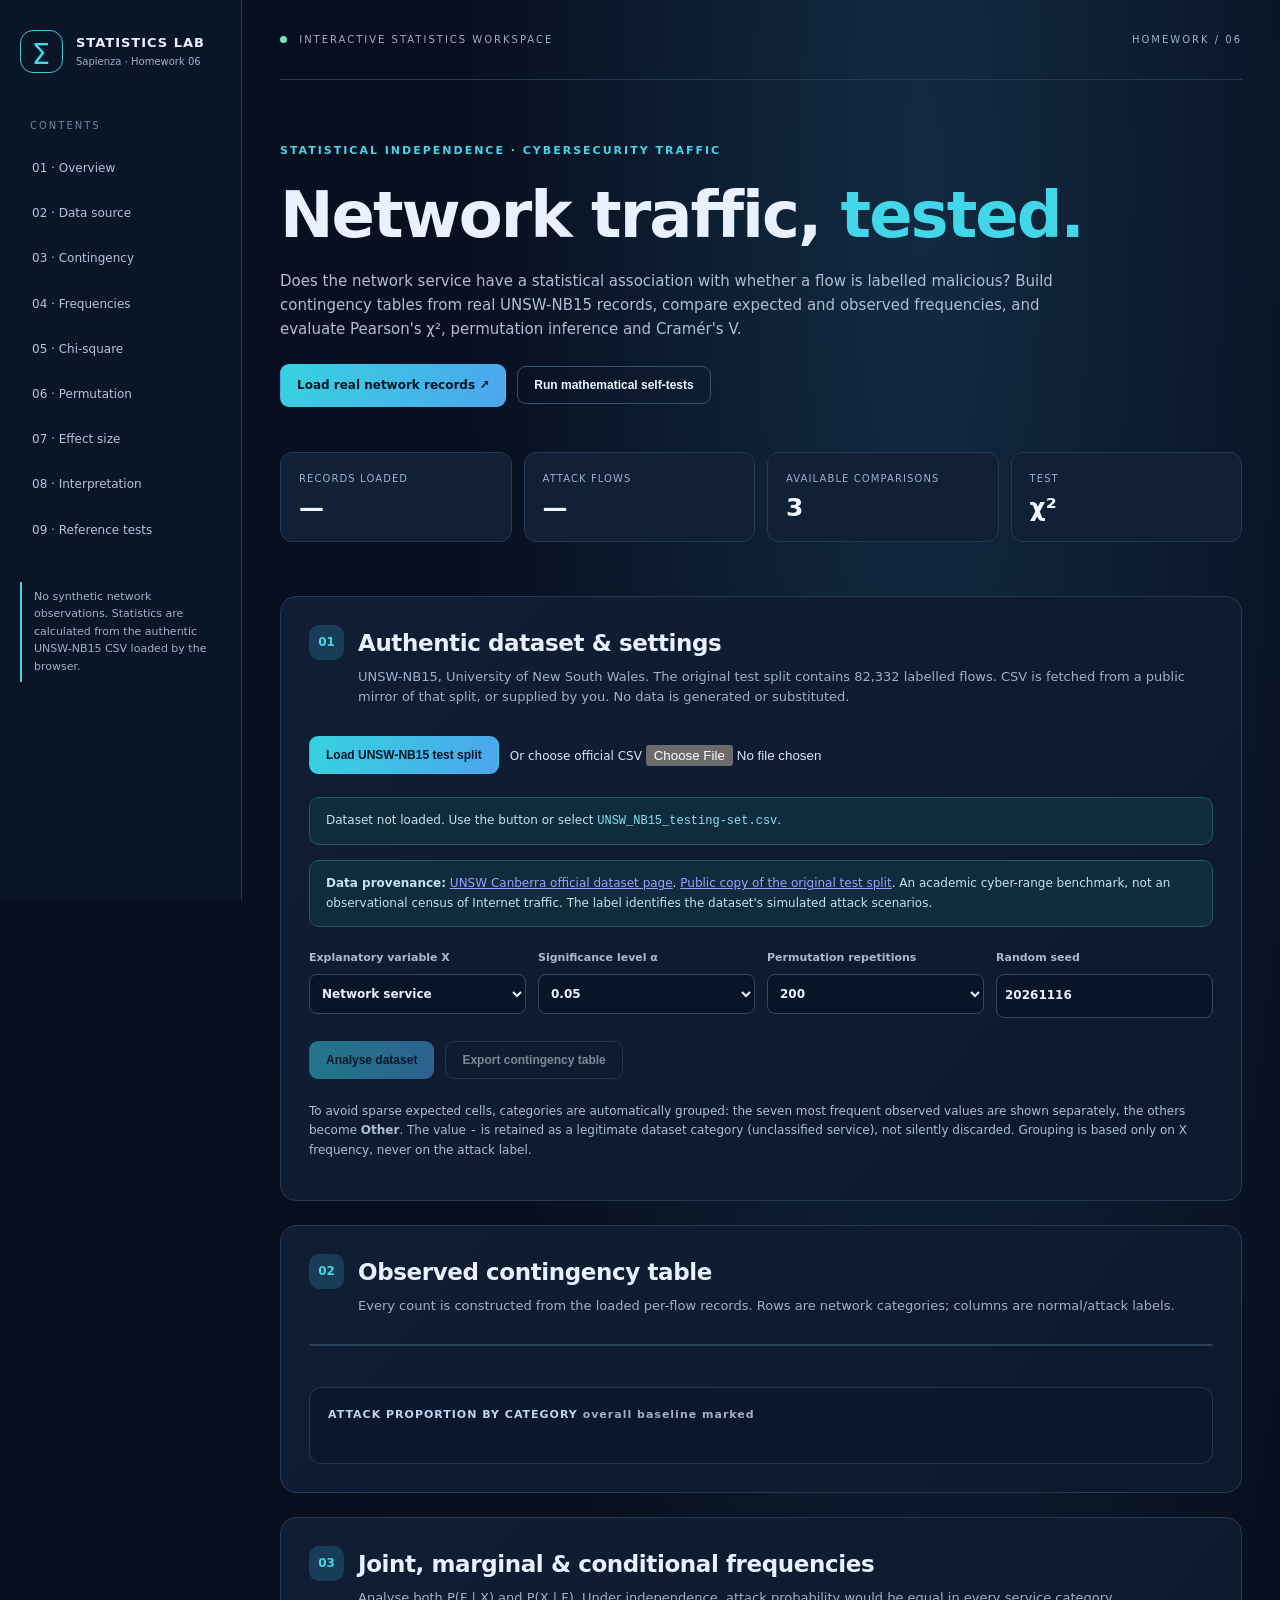
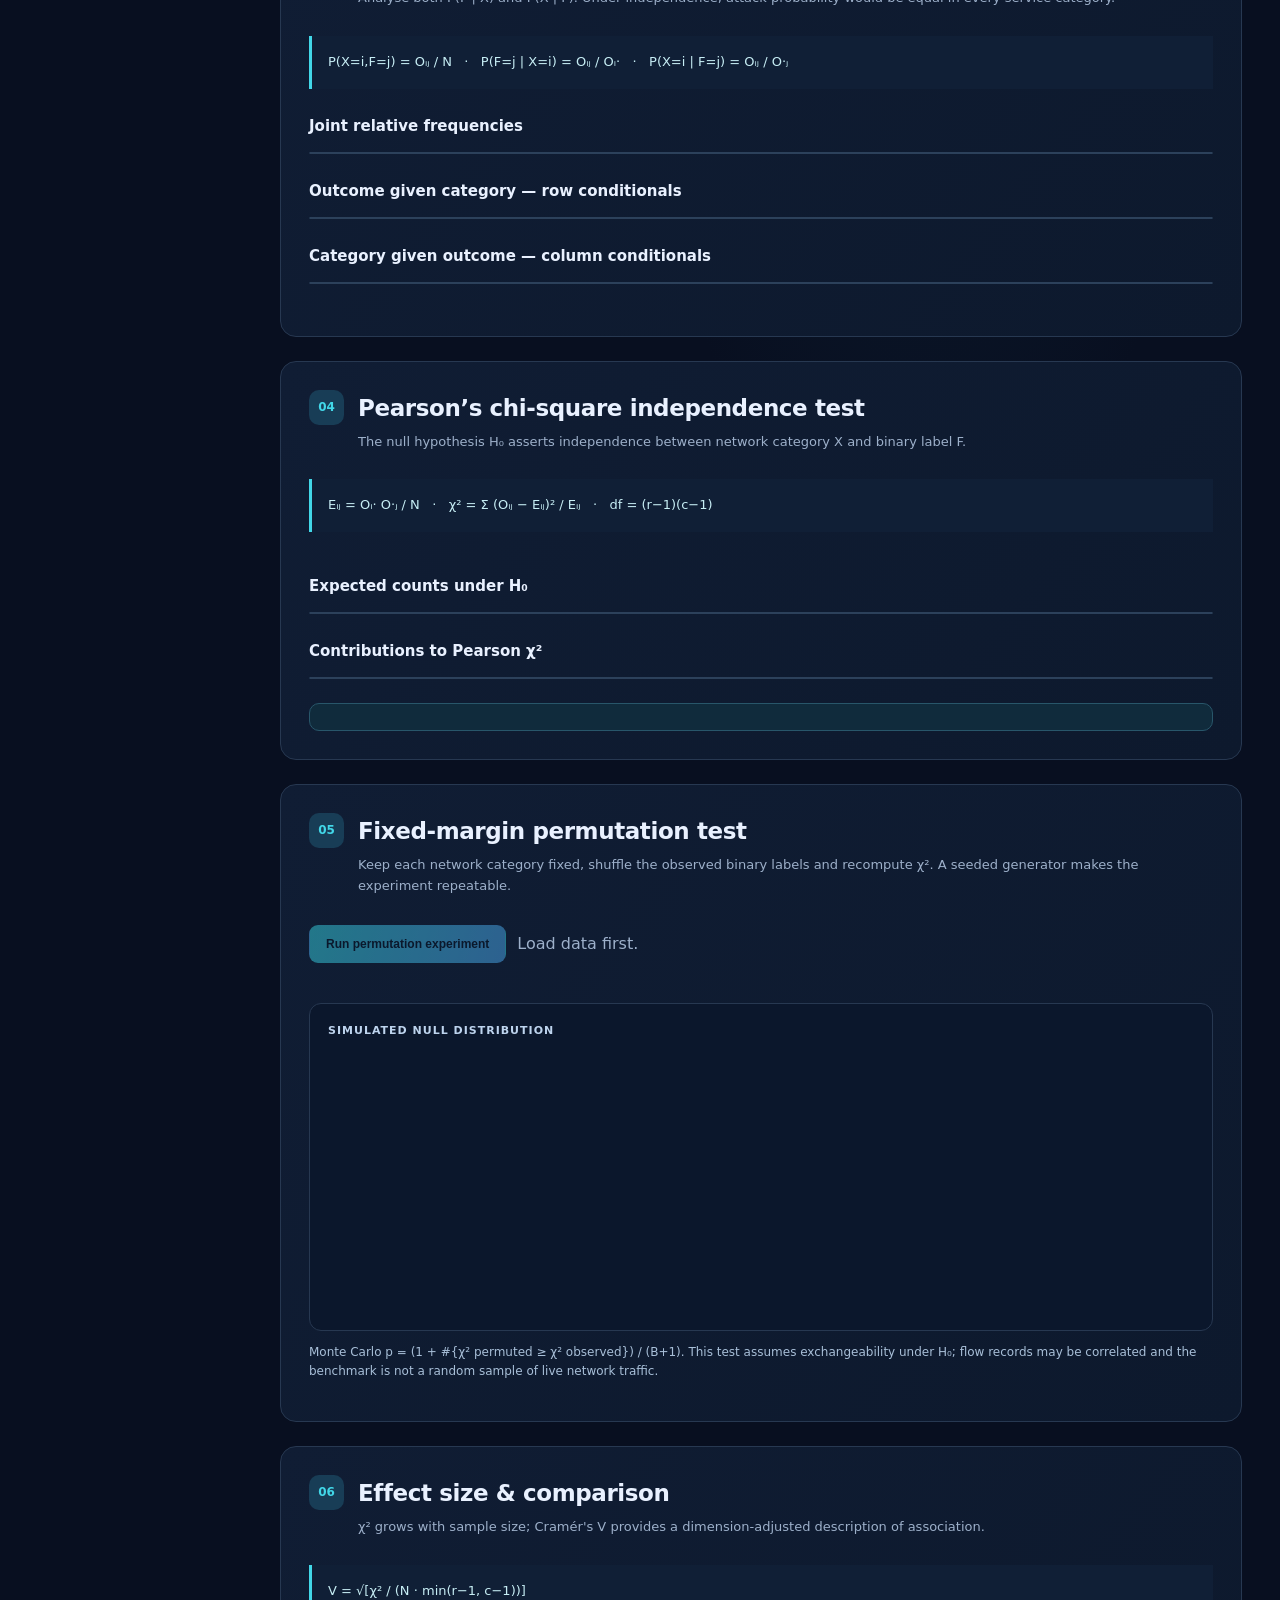
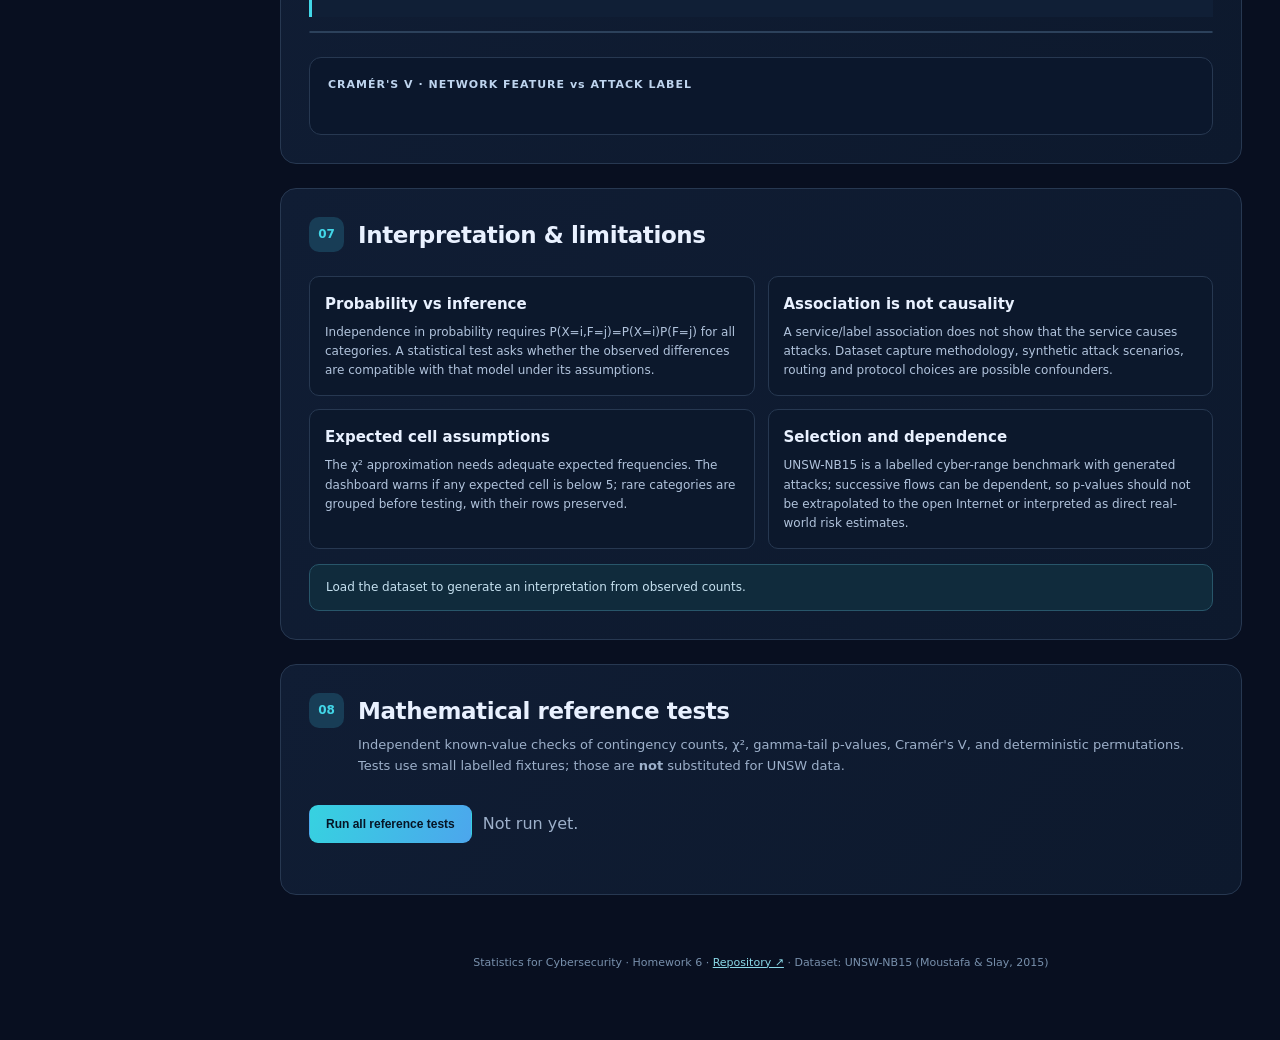
<file: homework-6/index.html>
<!doctype html>
<html lang="en"><head><meta charset="utf-8"><meta name="viewport" content="width=device-width,initial-scale=1"><meta name="description" content="Statistics Homework 6: independence tests on authentic UNSW-NB15 network flows."><title>Homework 6 · Network Traffic Independence</title><link rel="stylesheet" href="styles.css"></head>
<body><div class="shell"><aside class="sidebar"><div class="brand"><span class="brandmark">Σ</span><div><b>STATISTICS LAB</b><small>Sapienza · Homework 06</small></div></div><div class="sidehead">CONTENTS</div><nav><a href="#overview">01 · Overview</a><a href="#dataset">02 · Data source</a><a href="#contingency">03 · Contingency</a><a href="#frequencies">04 · Frequencies</a><a href="#testing">05 · Chi-square</a><a href="#permutation">06 · Permutation</a><a href="#association">07 · Effect size</a><a href="#discussion">08 · Interpretation</a><a href="#checks">09 · Reference tests</a></nav><div class="sidetip">No synthetic network observations. Statistics are calculated from the authentic UNSW-NB15 CSV loaded by the browser.</div></aside>
<main class="main"><header class="top"><span><i class="dot"></i> INTERACTIVE STATISTICS WORKSPACE</span><span>HOMEWORK / 06</span></header>
<section class="hero" id="overview"><span class="eyebrow">STATISTICAL INDEPENDENCE · CYBERSECURITY TRAFFIC</span><h1>Network traffic, <em>tested.</em></h1><p>Does the network service have a statistical association with whether a flow is labelled malicious? Build contingency tables from real UNSW-NB15 records, compare expected and observed frequencies, and evaluate Pearson's χ², permutation inference and Cramér's V.</p><div class="heroactions"><a class="btn primary" href="#dataset">Load real network records ↗</a><button class="btn ghost" id="quickTest">Run mathematical self-tests</button></div><div class="statrow"><div><span>RECORDS LOADED</span><strong id="heroN">—</strong></div><div><span>ATTACK FLOWS</span><strong id="heroAttacks">—</strong></div><div><span>AVAILABLE COMPARISONS</span><strong>3</strong></div><div><span>TEST</span><strong>χ²</strong></div></div></section>
<section class="panel" id="dataset"><div class="sectionheading"><span class="num">01</span><div><h2>Authentic dataset & settings</h2><p>UNSW-NB15, University of New South Wales. The original test split contains 82,332 labelled flows. CSV is fetched from a public mirror of that split, or supplied by you. No data is generated or substituted.</p></div></div>
<div class="actions"><button id="fetchData" class="btn primary">Load UNSW-NB15 test split</button><label class="fileinput">Or choose official CSV <input type="file" id="csvFile" accept=".csv,text/csv"></label></div><div class="note" id="loadStatus" role="status">Dataset not loaded. Use the button or select <code>UNSW_NB15_testing-set.csv</code>.</div><div class="note"><b>Data provenance:</b> <a href="https://research.unsw.edu.au/projects/unsw-nb15-dataset" target="_blank" rel="noopener">UNSW Canberra official dataset page</a>. <a href="https://github.com/Nir-J/ML-Projects/blob/master/UNSW-Network_Packet_Classification/UNSW_NB15_testing-set.csv" target="_blank" rel="noopener">Public copy of the original test split</a>. An academic cyber-range benchmark, not an observational census of Internet traffic. The label identifies the dataset's simulated attack scenarios.</div>
<div class="controls" style="margin-top:22px"><label>Explanatory variable X<select id="variable"><option value="service">Network service</option><option value="proto">Transport protocol</option><option value="state">Connection state</option></select></label><label>Significance level α<select id="alpha"><option value="0.05">0.05</option><option value="0.01">0.01</option><option value="0.10">0.10</option></select></label><label>Permutation repetitions<select id="reps"><option value="200">200</option><option value="500">500</option><option value="1000">1,000</option></select></label><label>Random seed<input id="seed" type="number" step="1" value="20261116"></label></div><div class="actions"><button class="btn primary" id="analyse" disabled>Analyse dataset</button><button class="btn ghost" id="csvDownload" disabled>Export contingency table</button></div><p class="hint">To avoid sparse expected cells, categories are automatically grouped: the seven most frequent observed values are shown separately, the others become <b>Other</b>. The value <code>-</code> is retained as a legitimate dataset category (unclassified service), not silently discarded. Grouping is based only on X frequency, never on the attack label.</p></section>
<section class="panel" id="contingency"><div class="sectionheading"><span class="num">02</span><div><h2>Observed contingency table</h2><p>Every count is constructed from the loaded per-flow records. Rows are network categories; columns are normal/attack labels.</p></div></div><div id="observedTable" class="tablewrap"></div><div id="kpis" class="kpis"></div><div class="chartcard"><div class="subhead">ATTACK PROPORTION BY CATEGORY <span class="muted">overall baseline marked</span></div><div id="attackBars" class="bars"></div></div></section>
<section class="panel" id="frequencies"><div class="sectionheading"><span class="num">03</span><div><h2>Joint, marginal & conditional frequencies</h2><p>Analyse both P(F | X) and P(X | F). Under independence, attack probability would be equal in every service category.</p></div></div><div class="formula">P(X=i,F=j) = Oᵢⱼ / N &nbsp; · &nbsp; P(F=j | X=i) = Oᵢⱼ / Oᵢ· &nbsp; · &nbsp; P(X=i | F=j) = Oᵢⱼ / O·ⱼ</div><h3>Joint relative frequencies</h3><div id="jointTable" class="tablewrap"></div><h3>Outcome given category — row conditionals</h3><div id="rowTable" class="tablewrap"></div><h3>Category given outcome — column conditionals</h3><div id="colTable" class="tablewrap"></div></section>
<section class="panel" id="testing"><div class="sectionheading"><span class="num">04</span><div><h2>Pearson’s chi-square independence test</h2><p>The null hypothesis H₀ asserts independence between network category X and binary label F.</p></div></div><div class="formula">Eᵢⱼ = Oᵢ· O·ⱼ / N &nbsp; · &nbsp; χ² = Σ (Oᵢⱼ − Eᵢⱼ)² / Eᵢⱼ &nbsp; · &nbsp; df = (r−1)(c−1)</div><div id="testKpis" class="kpis"></div><h3>Expected counts under H₀</h3><div id="expectedTable" class="tablewrap"></div><h3>Contributions to Pearson χ²</h3><div id="contributionsTable" class="tablewrap"></div><div class="note" id="decision"></div></section>
<section class="panel" id="permutation"><div class="sectionheading"><span class="num">05</span><div><h2>Fixed-margin permutation test</h2><p>Keep each network category fixed, shuffle the observed binary labels and recompute χ². A seeded generator makes the experiment repeatable.</p></div></div><div class="actions"><button class="btn primary" id="permute" disabled>Run permutation experiment</button><span class="muted" id="permutationStatus">Load data first.</span></div><div id="permKpis" class="kpis"></div><div class="chartcard"><div class="subhead">SIMULATED NULL DISTRIBUTION</div><svg id="permutationPlot" viewBox="0 0 850 260" role="img" aria-label="Histogram of permuted chi-square values"></svg></div><p class="hint">Monte Carlo p = (1 + #{χ² permuted ≥ χ² observed}) / (B+1). This test assumes exchangeability under H₀; flow records may be correlated and the benchmark is not a random sample of live network traffic.</p></section>
<section class="panel" id="association"><div class="sectionheading"><span class="num">06</span><div><h2>Effect size & comparison</h2><p>χ² grows with sample size; Cramér's V provides a dimension-adjusted description of association.</p></div></div><div class="formula">V = √[χ² / (N · min(r−1, c−1))]</div><div id="comparisonTable" class="tablewrap"></div><div class="chartcard"><div class="subhead">CRAMÉR'S V · NETWORK FEATURE vs ATTACK LABEL</div><div id="effectBars" class="bars"></div></div></section>
<section class="panel" id="discussion"><div class="sectionheading"><span class="num">07</span><div><h2>Interpretation & limitations</h2></div></div><div class="two"><article><h3>Probability vs inference</h3><p>Independence in probability requires P(X=i,F=j)=P(X=i)P(F=j) for all categories. A statistical test asks whether the observed differences are compatible with that model under its assumptions.</p></article><article><h3>Association is not causality</h3><p>A service/label association does not show that the service causes attacks. Dataset capture methodology, synthetic attack scenarios, routing and protocol choices are possible confounders.</p></article><article><h3>Expected cell assumptions</h3><p>The χ² approximation needs adequate expected frequencies. The dashboard warns if any expected cell is below 5; rare categories are grouped before testing, with their rows preserved.</p></article><article><h3>Selection and dependence</h3><p>UNSW-NB15 is a labelled cyber-range benchmark with generated attacks; successive flows can be dependent, so p-values should not be extrapolated to the open Internet or interpreted as direct real-world risk estimates.</p></article></div><div id="summary" class="note">Load the dataset to generate an interpretation from observed counts.</div></section>
<section class="panel" id="checks"><div class="sectionheading"><span class="num">08</span><div><h2>Mathematical reference tests</h2><p>Independent known-value checks of contingency counts, χ², gamma-tail p-values, Cramér's V, and deterministic permutations. Tests use small labelled fixtures; those are <b>not</b> substituted for UNSW data.</p></div></div><div class="actions"><button class="btn primary" id="runTests">Run all reference tests</button><span id="testStatus" class="muted">Not run yet.</span></div><div id="testList" class="checks"></div></section>
<footer>Statistics for Cybersecurity · Homework 6 · <a href="https://github.com/umbertocinquegrana00/statistics-homework">Repository ↗</a> · Dataset: UNSW-NB15 (Moustafa & Slay, 2015)</footer></main></div><script src="script.js" defer></script></body></html>
</file>
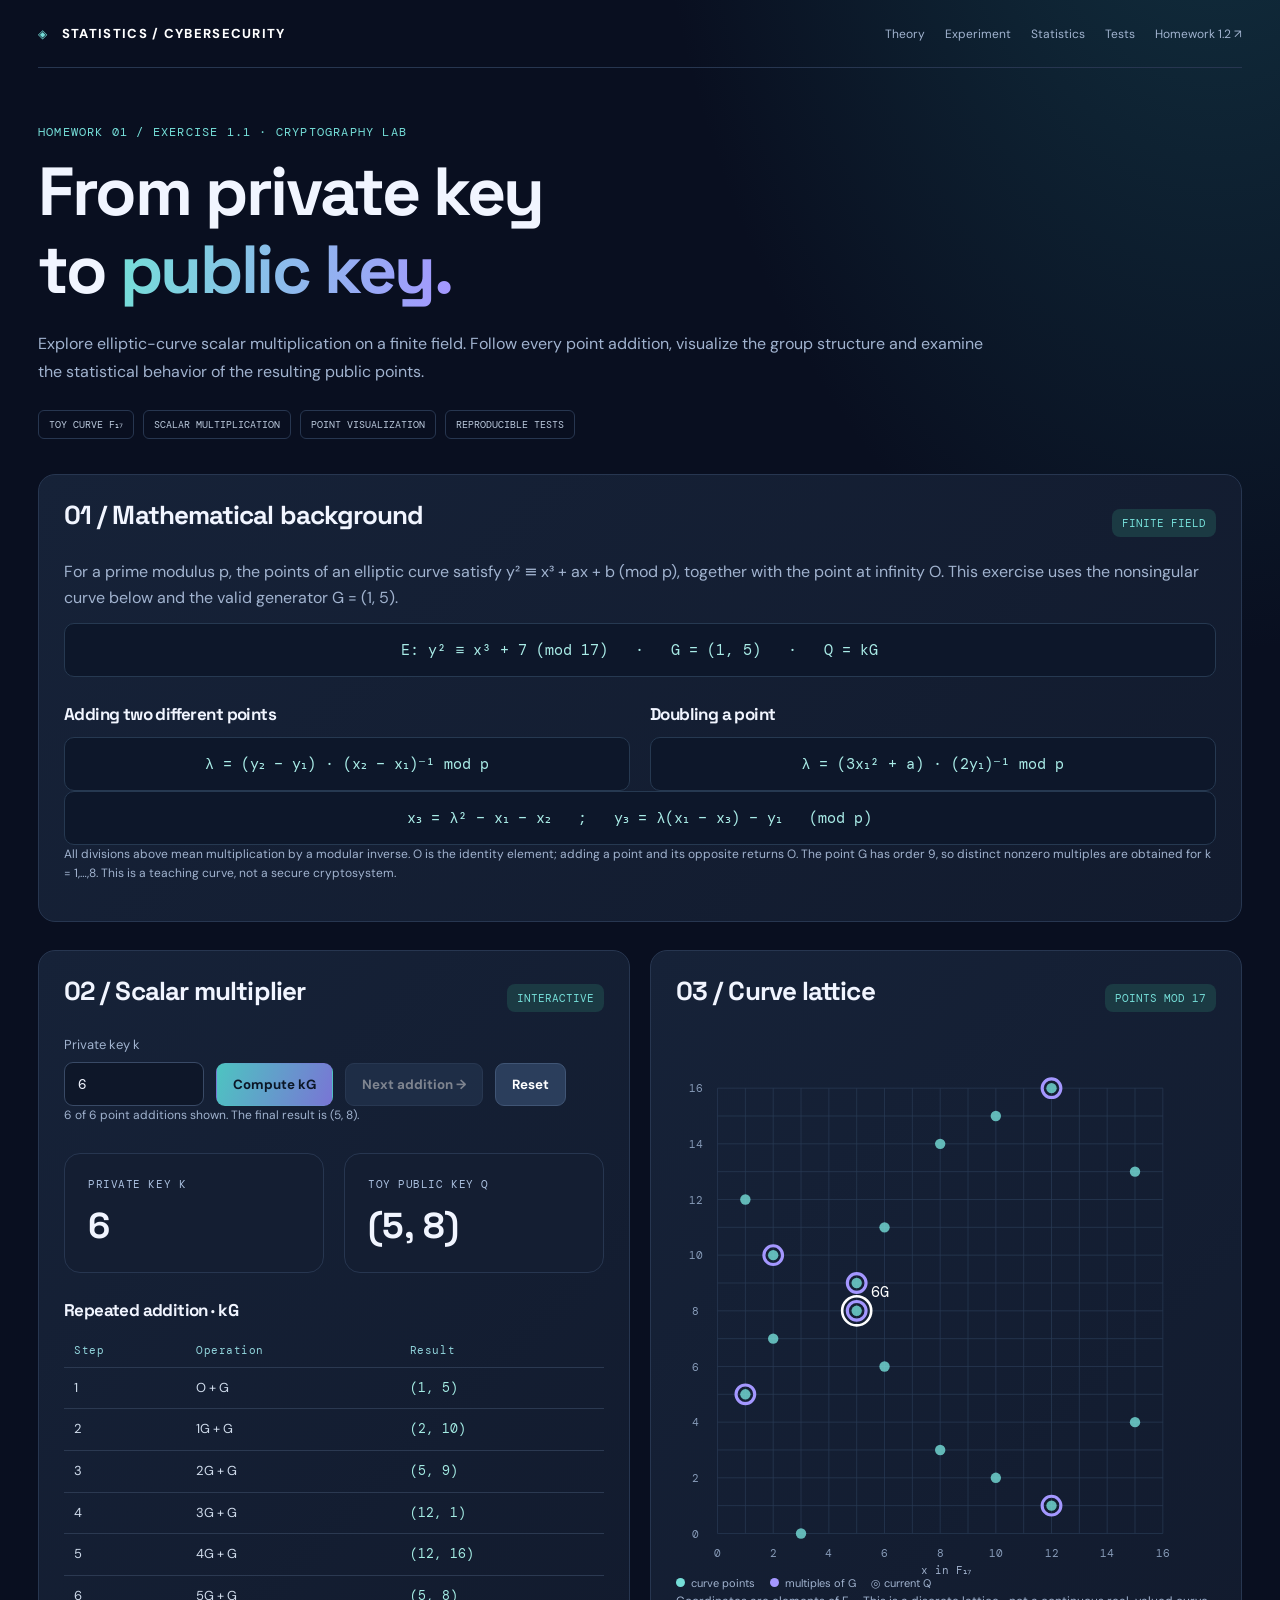
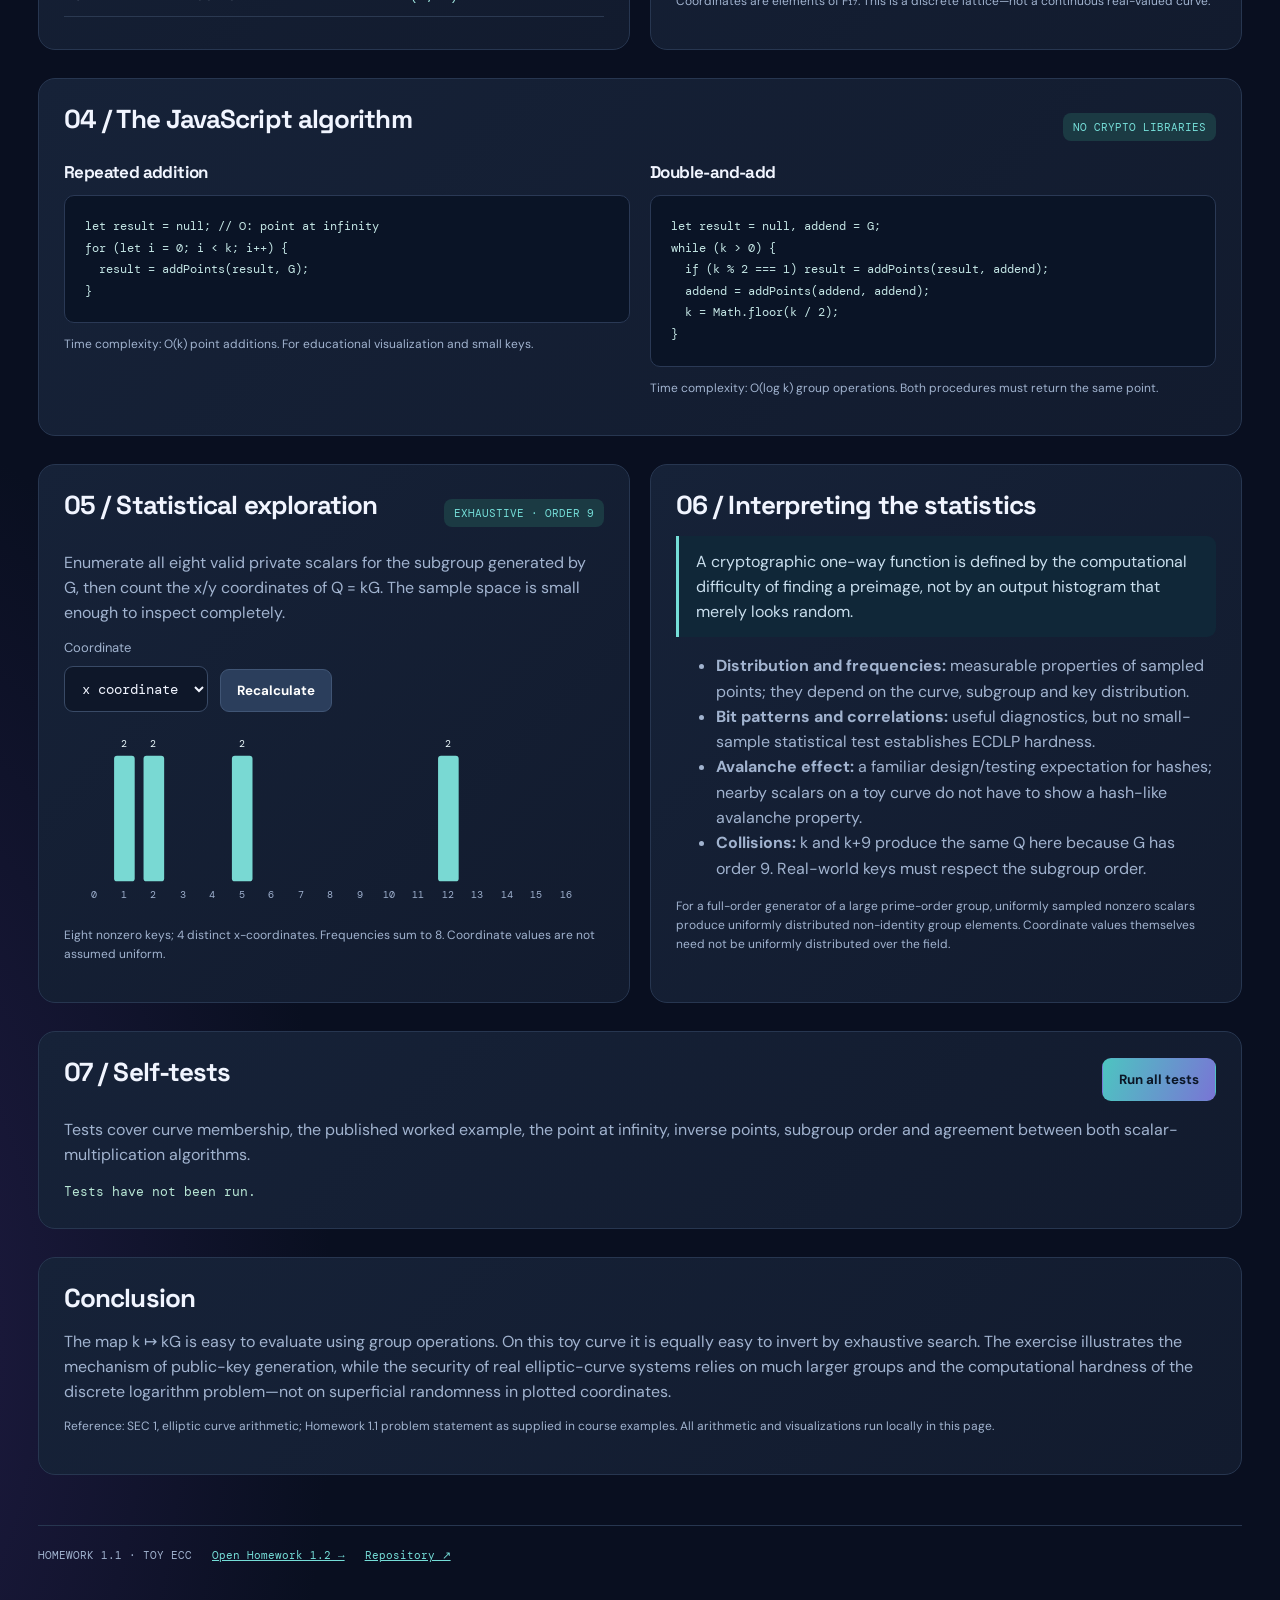
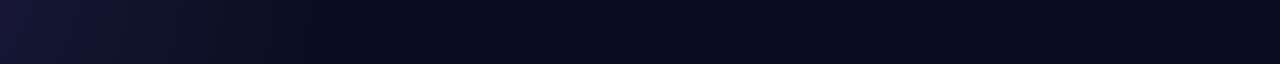
<file: homework-1/exercise-1/index.html>
<!doctype html><html lang="en"><head><meta charset="utf-8"><meta name="viewport" content="width=device-width,initial-scale=1"><meta name="description" content="Homework 1.1: elliptic curve scalar multiplication and statistical exploration"><title>Homework 1.1 | Toy Elliptic Curve</title><link rel="stylesheet" href="../shared.css"><script src="script.js" defer></script></head><body><div class="shell"><header class="nav"><a class="brand" href="index.html"><span>◈</span> STATISTICS / CYBERSECURITY</a><nav class="navlinks"><a href="#theory">Theory</a><a href="#experiment">Experiment</a><a href="#statistics">Statistics</a><a href="#tests">Tests</a><a href="../exercise-2/index.html">Homework 1.2 ↗</a></nav></header>
<main><section class="hero"><div class="eyebrow">HOMEWORK 01 / EXERCISE 1.1 · CRYPTOGRAPHY LAB</div><h1>From private key<br>to <em>public key.</em></h1><p class="lede">Explore elliptic-curve scalar multiplication on a finite field. Follow every point addition, visualize the group structure and examine the statistical behavior of the resulting public points.</p><div class="chips"><span class="chip">TOY CURVE F₁₇</span><span class="chip">SCALAR MULTIPLICATION</span><span class="chip">POINT VISUALIZATION</span><span class="chip">REPRODUCIBLE TESTS</span></div></section>
<section class="panel" id="theory"><div class="panel-head"><h2>01 / Mathematical background</h2><span class="pill">FINITE FIELD</span></div><p>For a prime modulus p, the points of an elliptic curve satisfy y² ≡ x³ + ax + b (mod p), together with the point at infinity O. This exercise uses the nonsingular curve below and the valid generator G = (1, 5).</p><div class="formula">E: y² ≡ x³ + 7 (mod 17) &nbsp; · &nbsp; G = (1, 5) &nbsp; · &nbsp; Q = kG</div><div class="grid section"><div><h3>Adding two different points</h3><div class="formula">λ = (y₂ − y₁) · (x₂ − x₁)⁻¹ mod p</div></div><div><h3>Doubling a point</h3><div class="formula">λ = (3x₁² + a) · (2y₁)⁻¹ mod p</div></div></div><div class="formula">x₃ = λ² − x₁ − x₂ &nbsp; ; &nbsp; y₃ = λ(x₁ − x₃) − y₁ &nbsp; (mod p)</div><p class="small section">All divisions above mean multiplication by a modular inverse. O is the identity element; adding a point and its opposite returns O. The point G has order 9, so distinct nonzero multiples are obtained for k = 1,…,8. This is a teaching curve, not a secure cryptosystem.</p></section>
<section class="grid section" id="experiment"><div class="panel"><div class="panel-head"><h2>02 / Scalar multiplier</h2><span class="pill">INTERACTIVE</span></div><div class="controls"><label class="field">Private key k<input id="key" type="number" min="1" max="8" step="1" value="6"></label><button class="primary" id="compute">Compute kG</button><button id="next">Next addition →</button><button id="reset">Reset</button></div><p class="small section" id="hint">Press “Next addition” to reveal the calculation one operation at a time.</p><div class="grid section"><div class="metric"><label>Private key k</label><strong id="kout">6</strong></div><div class="metric"><label>Toy public key Q</label><strong id="qout">(5, 8)</strong></div></div><h3 class="section">Repeated addition · kG</h3><div class="tablewrap"><table><thead><tr><th>Step</th><th>Operation</th><th>Result</th></tr></thead><tbody id="ladder"></tbody></table></div></div><div class="panel svgwrap"><div class="panel-head"><h2>03 / Curve lattice</h2><span class="pill">POINTS MOD 17</span></div><svg id="curve" viewBox="0 0 520 520" role="img" aria-label="Finite field elliptic curve points and selected multiples"></svg><div class="legend"><span><i class="dot"></i>curve points</span><span><i class="dot purple"></i>multiples of G</span><span>◎ current Q</span></div><p class="small section">Coordinates are elements of F₁₇. This is a discrete lattice—not a continuous real-valued curve.</p></div></section>
<section class="panel section"><div class="panel-head"><h2>04 / The JavaScript algorithm</h2><span class="pill">NO CRYPTO LIBRARIES</span></div><div class="grid"><div><h3>Repeated addition</h3><pre>let result = null; // O: point at infinity
for (let i = 0; i &lt; k; i++) {
  result = addPoints(result, G);
}</pre><p class="small">Time complexity: O(k) point additions. For educational visualization and small keys.</p></div><div><h3>Double-and-add</h3><pre>let result = null, addend = G;
while (k &gt; 0) {
  if (k % 2 === 1) result = addPoints(result, addend);
  addend = addPoints(addend, addend);
  k = Math.floor(k / 2);
}</pre><p class="small">Time complexity: O(log k) group operations. Both procedures must return the same point.</p></div></div></section>
<section class="grid section" id="statistics"><div class="panel"><div class="panel-head"><h2>05 / Statistical exploration</h2><span class="pill">EXHAUSTIVE · ORDER 9</span></div><p>Enumerate all eight valid private scalars for the subgroup generated by G, then count the x/y coordinates of Q = kG. The sample space is small enough to inspect completely.</p><div class="controls"><label class="field">Coordinate<select id="coord"><option value="x">x coordinate</option><option value="y">y coordinate</option></select></label><button id="statrun">Recalculate</button></div><div id="histogram" class="svgwrap section"></div><p id="statnote" class="small"></p></div><div class="panel"><h2>06 / Interpreting the statistics</h2><div class="callout">A cryptographic one-way function is defined by the computational difficulty of finding a preimage, not by an output histogram that merely looks random.</div><ul><li><strong>Distribution and frequencies:</strong> measurable properties of sampled points; they depend on the curve, subgroup and key distribution.</li><li><strong>Bit patterns and correlations:</strong> useful diagnostics, but no small-sample statistical test establishes ECDLP hardness.</li><li><strong>Avalanche effect:</strong> a familiar design/testing expectation for hashes; nearby scalars on a toy curve do not have to show a hash-like avalanche property.</li><li><strong>Collisions:</strong> k and k+9 produce the same Q here because G has order 9. Real-world keys must respect the subgroup order.</li></ul><p class="small">For a full-order generator of a large prime-order group, uniformly sampled nonzero scalars produce uniformly distributed non-identity group elements. Coordinate values themselves need not be uniformly distributed over the field.</p></div></section>
<section class="panel section" id="tests"><div class="panel-head"><h2>07 / Self-tests</h2><button class="primary" id="testbtn">Run all tests</button></div><p>Tests cover curve membership, the published worked example, the point at infinity, inverse points, subgroup order and agreement between both scalar-multiplication algorithms.</p><div class="results" id="testout">Tests have not been run.</div></section>
<section class="panel section"><h2>Conclusion</h2><p>The map k ↦ kG is easy to evaluate using group operations. On this toy curve it is equally easy to invert by exhaustive search. The exercise illustrates the mechanism of public-key generation, while the security of real elliptic-curve systems relies on much larger groups and the computational hardness of the discrete logarithm problem—not on superficial randomness in plotted coordinates.</p><p class="small">Reference: SEC 1, elliptic curve arithmetic; Homework 1.1 problem statement as supplied in course examples. All arithmetic and visualizations run locally in this page.</p></section></main><footer><div class="footerlinks"><span>HOMEWORK 1.1 · TOY ECC</span><a href="../exercise-2/index.html">Open Homework 1.2 →</a><a href="https://github.com/umbertocinquegrana00/statistics-homework">Repository ↗</a></div></footer></div></body></html>
</file>
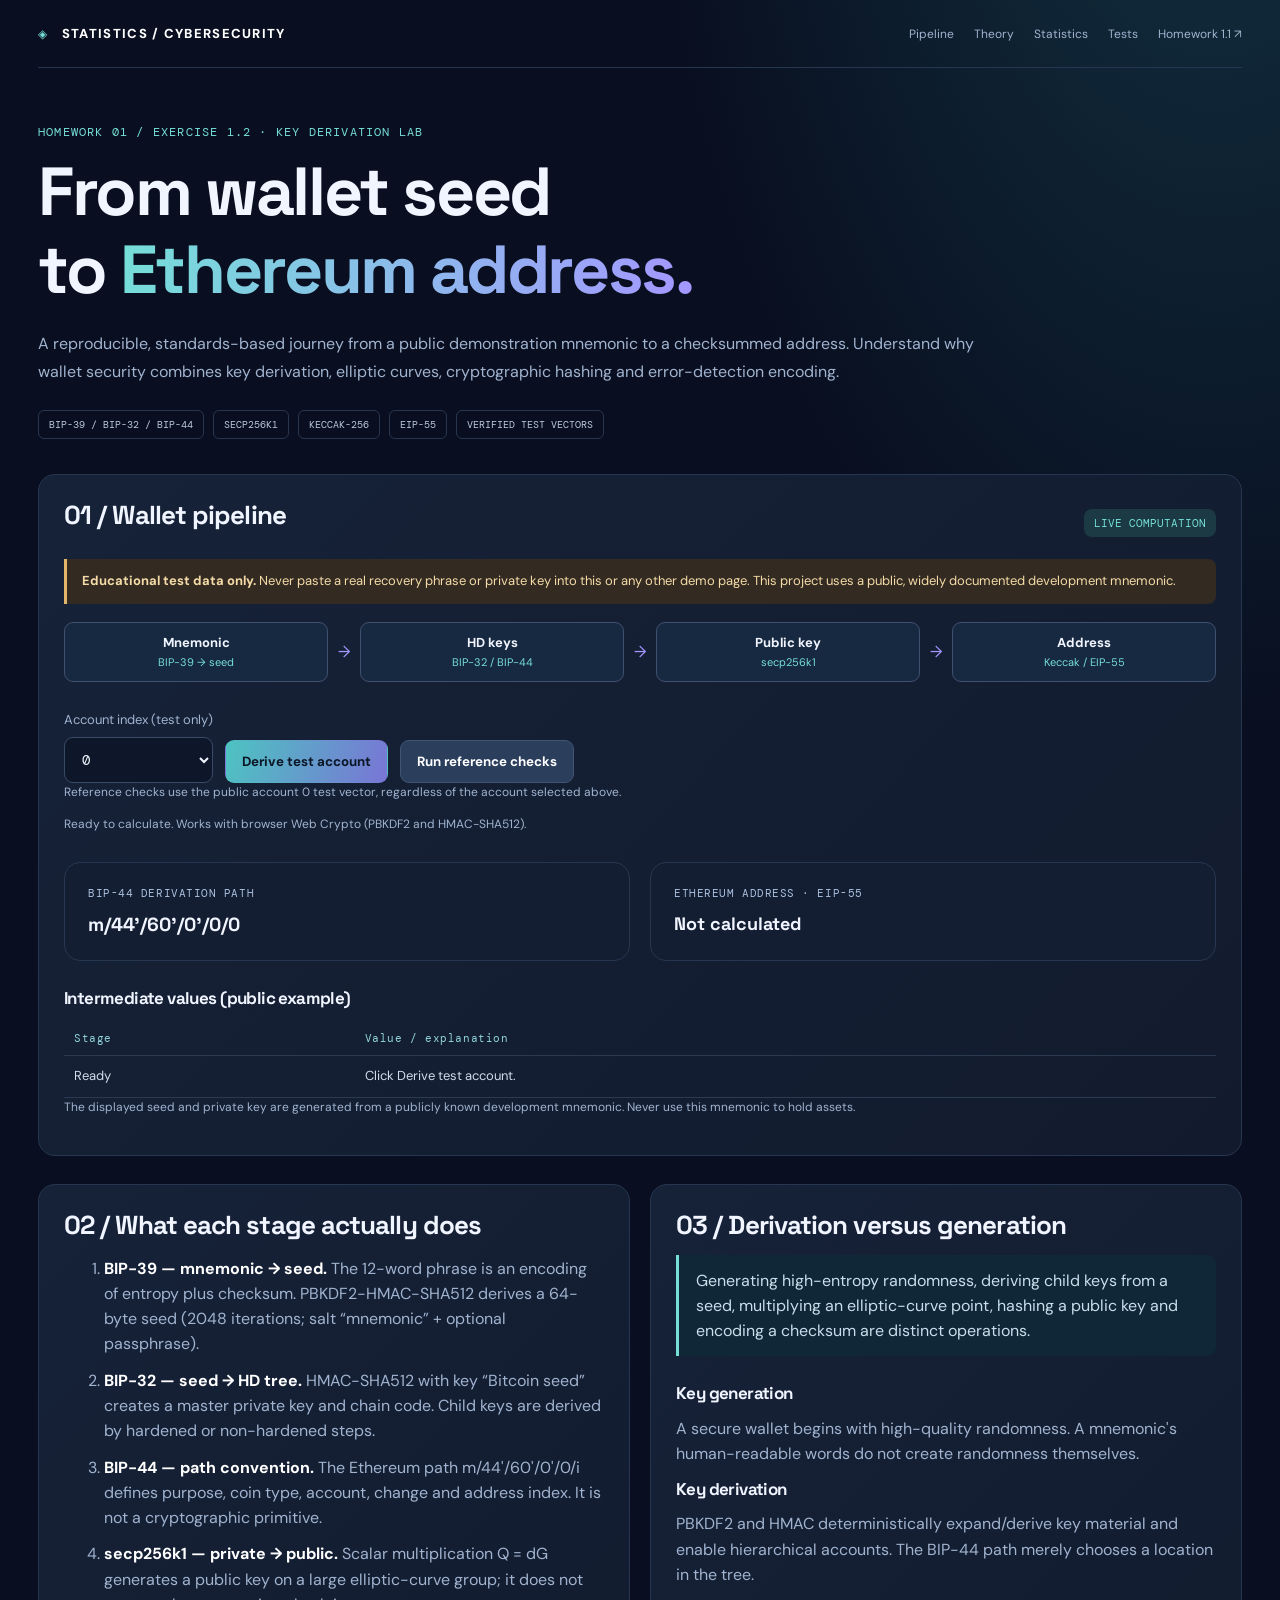
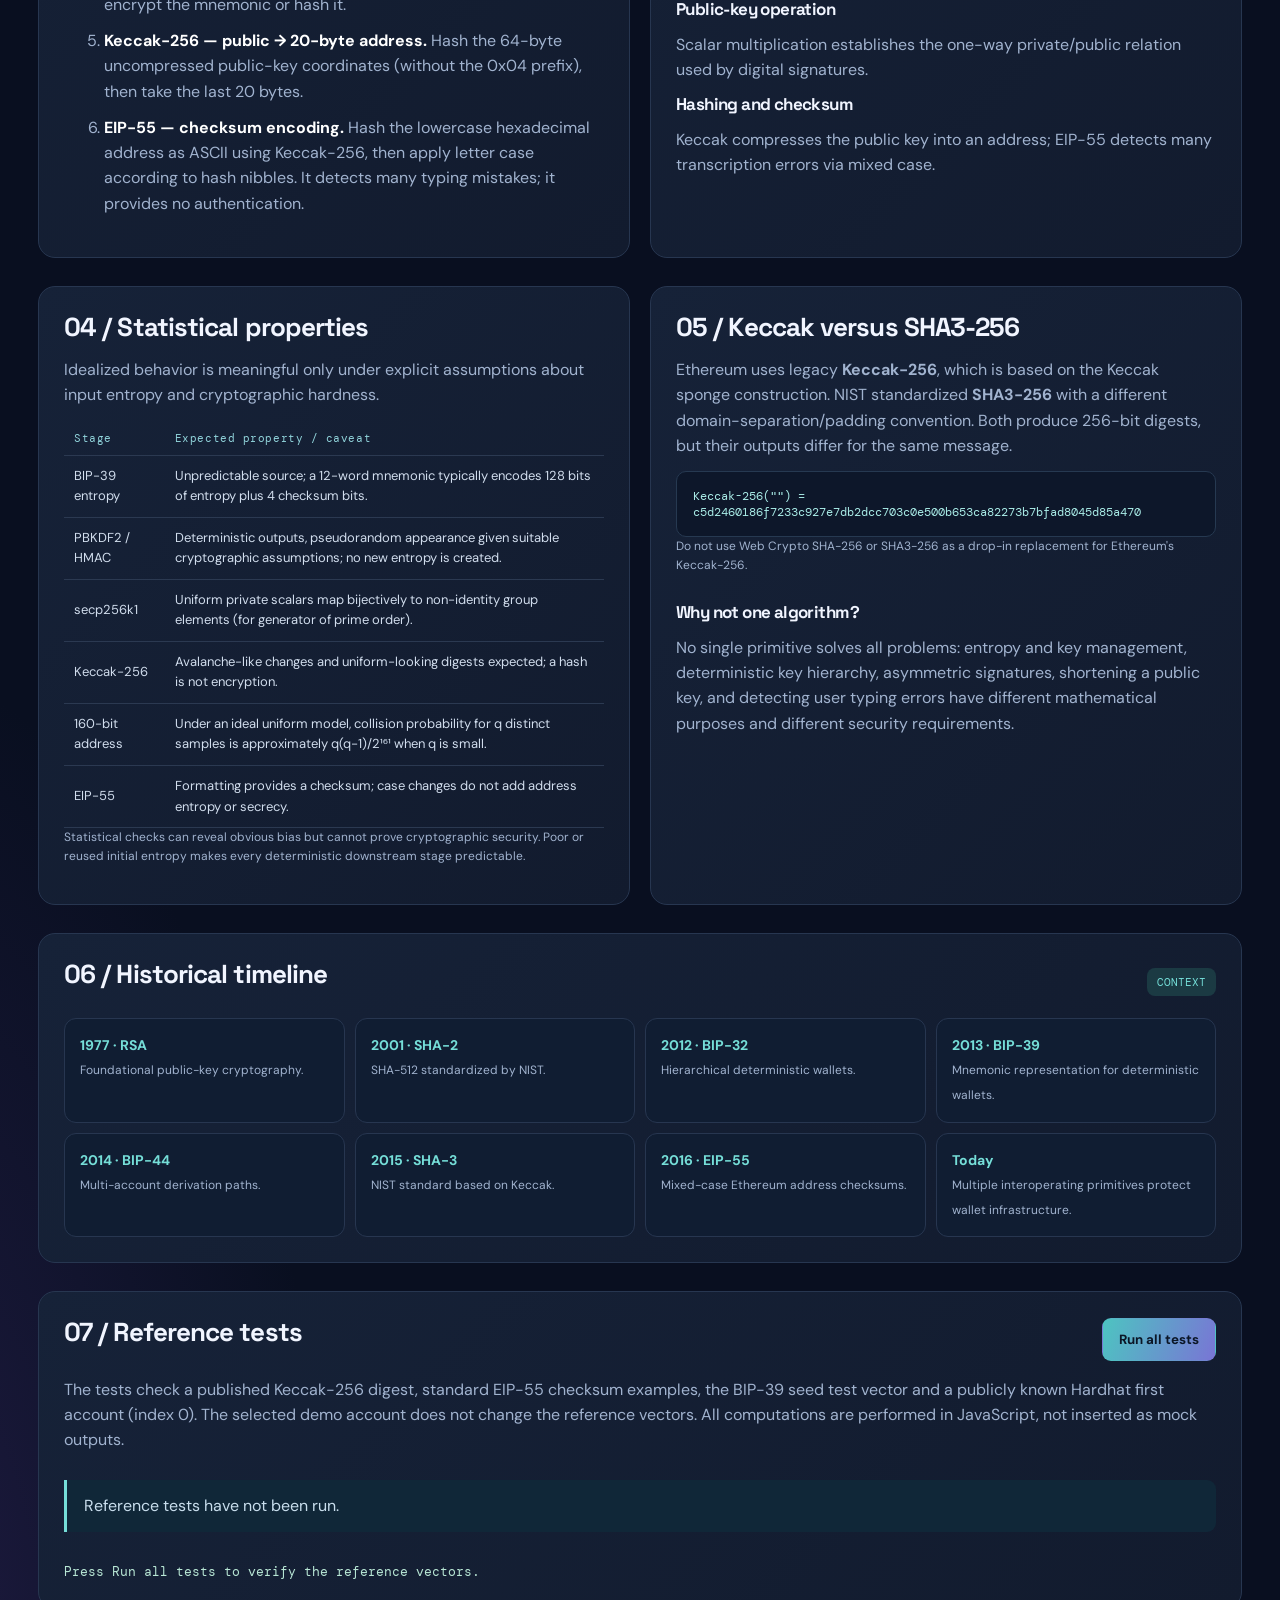
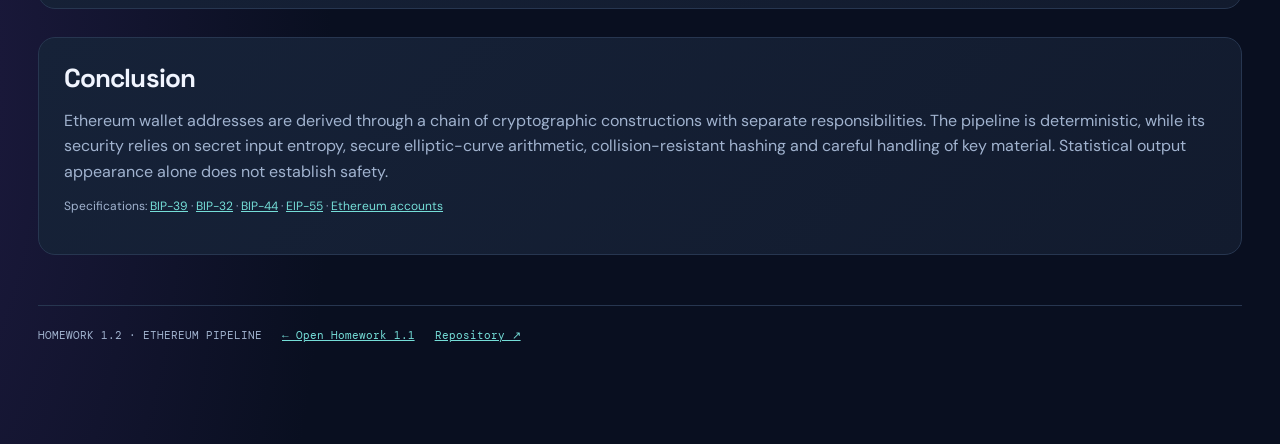
<file: homework-1/exercise-2/index.html>
<!doctype html><html lang="en"><head><meta charset="utf-8"><meta name="viewport" content="width=device-width,initial-scale=1"><meta name="description" content="Homework 1.2: BIP39, BIP32, BIP44, secp256k1, Keccak-256 and EIP55 wallet pipeline"><title>Homework 1.2 | Ethereum Wallet Pipeline</title><link rel="stylesheet" href="../shared.css"><script src="script.js" defer></script></head><body><div class="shell"><header class="nav"><a class="brand" href="index.html"><span>◈</span> STATISTICS / CYBERSECURITY</a><nav class="navlinks"><a href="#pipeline">Pipeline</a><a href="#breakdown">Theory</a><a href="#statistics">Statistics</a><a href="#tests">Tests</a><a href="../exercise-1/index.html">Homework 1.1 ↗</a></nav></header><main>
<section class="hero"><div class="eyebrow">HOMEWORK 01 / EXERCISE 1.2 · KEY DERIVATION LAB</div><h1>From wallet seed<br>to <em>Ethereum address.</em></h1><p class="lede">A reproducible, standards-based journey from a public demonstration mnemonic to a checksummed address. Understand why wallet security combines key derivation, elliptic curves, cryptographic hashing and error-detection encoding.</p><div class="chips"><span class="chip">BIP-39 / BIP-32 / BIP-44</span><span class="chip">SECP256K1</span><span class="chip">KECCAK-256</span><span class="chip">EIP-55</span><span class="chip">VERIFIED TEST VECTORS</span></div></section>
<section class="panel" id="pipeline"><div class="panel-head"><h2>01 / Wallet pipeline</h2><span class="pill">LIVE COMPUTATION</span></div><div class="warning"><strong>Educational test data only.</strong> Never paste a real recovery phrase or private key into this or any other demo page. This project uses a public, widely documented development mnemonic.</div><div class="diagram"><div class="node"><strong>Mnemonic</strong><small>BIP-39 → seed</small></div><span class="arrow">→</span><div class="node"><strong>HD keys</strong><small>BIP-32 / BIP-44</small></div><span class="arrow">→</span><div class="node"><strong>Public key</strong><small>secp256k1</small></div><span class="arrow">→</span><div class="node"><strong>Address</strong><small>Keccak / EIP-55</small></div></div><div class="controls section"><label class="field">Account index (test only)<select id="account"><option value="0">0</option><option value="1">1</option><option value="2">2</option><option value="3">3</option><option value="4">4</option></select></label><button class="primary" id="derive">Derive test account</button><button id="check">Run reference checks</button></div><p class="small section" id="checkstatus" role="status" aria-live="polite">Reference checks use the public account 0 test vector, regardless of the account selected above.</p><p class="small section" id="progress" aria-live="polite">Ready to calculate. Works with browser Web Crypto (PBKDF2 and HMAC-SHA512).</p>
<div class="grid section"><div class="metric"><label>BIP-44 derivation path</label><strong id="path" style="font-size:19px">m/44'/60'/0'/0/0</strong></div><div class="metric"><label>Ethereum address · EIP-55</label><strong id="address" style="font-size:18px">Not calculated</strong></div></div>
<h3 class="section">Intermediate values (public example)</h3><div class="tablewrap"><table><thead><tr><th>Stage</th><th>Value / explanation</th></tr></thead><tbody id="stages"><tr><td>Ready</td><td>Click Derive test account.</td></tr></tbody></table></div><p class="small">The displayed seed and private key are generated from a publicly known development mnemonic. Never use this mnemonic to hold assets.</p></section>
<section class="grid section" id="breakdown"><div class="panel"><h2>02 / What each stage actually does</h2><ol class="steps"><li><strong>BIP-39 — mnemonic → seed.</strong> The 12-word phrase is an encoding of entropy plus checksum. PBKDF2-HMAC-SHA512 derives a 64-byte seed (2048 iterations; salt “mnemonic” + optional passphrase).</li><li><strong>BIP-32 — seed → HD tree.</strong> HMAC-SHA512 with key “Bitcoin seed” creates a master private key and chain code. Child keys are derived by hardened or non-hardened steps.</li><li><strong>BIP-44 — path convention.</strong> The Ethereum path m/44'/60'/0'/0/i defines purpose, coin type, account, change and address index. It is not a cryptographic primitive.</li><li><strong>secp256k1 — private → public.</strong> Scalar multiplication Q = dG generates a public key on a large elliptic-curve group; it does not encrypt the mnemonic or hash it.</li><li><strong>Keccak-256 — public → 20-byte address.</strong> Hash the 64-byte uncompressed public-key coordinates (without the 0x04 prefix), then take the last 20 bytes.</li><li><strong>EIP-55 — checksum encoding.</strong> Hash the lowercase hexadecimal address as ASCII using Keccak-256, then apply letter case according to hash nibbles. It detects many typing mistakes; it provides no authentication.</li></ol></div><div class="panel"><h2>03 / Derivation versus generation</h2><div class="callout">Generating high-entropy randomness, deriving child keys from a seed, multiplying an elliptic-curve point, hashing a public key and encoding a checksum are distinct operations.</div><div class="section"><h3>Key generation</h3><p>A secure wallet begins with high-quality randomness. A mnemonic's human-readable words do not create randomness themselves.</p><h3>Key derivation</h3><p>PBKDF2 and HMAC deterministically expand/derive key material and enable hierarchical accounts. The BIP-44 path merely chooses a location in the tree.</p><h3>Public-key operation</h3><p>Scalar multiplication establishes the one-way private/public relation used by digital signatures.</p><h3>Hashing and checksum</h3><p>Keccak compresses the public key into an address; EIP-55 detects many transcription errors via mixed case.</p></div></div></section>
<section class="grid section" id="statistics"><div class="panel"><h2>04 / Statistical properties</h2><p>Idealized behavior is meaningful only under explicit assumptions about input entropy and cryptographic hardness.</p><table><thead><tr><th>Stage</th><th>Expected property / caveat</th></tr></thead><tbody><tr><td>BIP-39 entropy</td><td>Unpredictable source; a 12-word mnemonic typically encodes 128 bits of entropy plus 4 checksum bits.</td></tr><tr><td>PBKDF2 / HMAC</td><td>Deterministic outputs, pseudorandom appearance given suitable cryptographic assumptions; no new entropy is created.</td></tr><tr><td>secp256k1</td><td>Uniform private scalars map bijectively to non-identity group elements (for generator of prime order).</td></tr><tr><td>Keccak-256</td><td>Avalanche-like changes and uniform-looking digests expected; a hash is not encryption.</td></tr><tr><td>160-bit address</td><td>Under an ideal uniform model, collision probability for q distinct samples is approximately q(q−1)/2¹⁶¹ when q is small.</td></tr><tr><td>EIP-55</td><td>Formatting provides a checksum; case changes do not add address entropy or secrecy.</td></tr></tbody></table><p class="small section">Statistical checks can reveal obvious bias but cannot prove cryptographic security. Poor or reused initial entropy makes every deterministic downstream stage predictable.</p></div><div class="panel"><h2>05 / Keccak versus SHA3-256</h2><p>Ethereum uses legacy <strong>Keccak-256</strong>, which is based on the Keccak sponge construction. NIST standardized <strong>SHA3-256</strong> with a different domain-separation/padding convention. Both produce 256-bit digests, but their outputs differ for the same message.</p><div class="formula" style="font-size:12px;text-align:left">Keccak-256("") =<br>c5d2460186f7233c927e7db2dcc703c0e500b653ca82273b7bfad8045d85a470</div><p class="small section">Do not use Web Crypto SHA-256 or SHA3-256 as a drop-in replacement for Ethereum's Keccak-256.</p><h3 class="section">Why not one algorithm?</h3><p>No single primitive solves all problems: entropy and key management, deterministic key hierarchy, asymmetric signatures, shortening a public key, and detecting user typing errors have different mathematical purposes and different security requirements.</p></div></section>
<section class="panel section"><div class="panel-head"><h2>06 / Historical timeline</h2><span class="pill">CONTEXT</span></div><div class="timeline"><div><strong>1977 · RSA</strong><span>Foundational public-key cryptography.</span></div><div><strong>2001 · SHA-2</strong><span>SHA-512 standardized by NIST.</span></div><div><strong>2012 · BIP-32</strong><span>Hierarchical deterministic wallets.</span></div><div><strong>2013 · BIP-39</strong><span>Mnemonic representation for deterministic wallets.</span></div><div><strong>2014 · BIP-44</strong><span>Multi-account derivation paths.</span></div><div><strong>2015 · SHA-3</strong><span>NIST standard based on Keccak.</span></div><div><strong>2016 · EIP-55</strong><span>Mixed-case Ethereum address checksums.</span></div><div><strong>Today</strong><span>Multiple interoperating primitives protect wallet infrastructure.</span></div></div></section>
<section class="panel section" id="tests"><div class="panel-head"><h2>07 / Reference tests</h2><button class="primary" id="testbtn">Run all tests</button></div><p>The tests check a published Keccak-256 digest, standard EIP-55 checksum examples, the BIP-39 seed test vector and a publicly known Hardhat first account (index 0). The selected demo account does not change the reference vectors. All computations are performed in JavaScript, not inserted as mock outputs.</p><div class="callout section" id="testsummary" role="status" aria-live="polite">Reference tests have not been run.</div><div class="results section" id="testout" aria-live="polite">Press Run all tests to verify the reference vectors.</div></section>
<section class="panel section"><h2>Conclusion</h2><p>Ethereum wallet addresses are derived through a chain of cryptographic constructions with separate responsibilities. The pipeline is deterministic, while its security relies on secret input entropy, secure elliptic-curve arithmetic, collision-resistant hashing and careful handling of key material. Statistical output appearance alone does not establish safety.</p><p class="small">Specifications: <a href="https://github.com/bitcoin/bips/blob/master/bip-0039.mediawiki">BIP-39</a> · <a href="https://github.com/bitcoin/bips/blob/master/bip-0032.mediawiki">BIP-32</a> · <a href="https://github.com/bitcoin/bips/blob/master/bip-0044.mediawiki">BIP-44</a> · <a href="https://eips.ethereum.org/EIPS/eip-55">EIP-55</a> · <a href="https://ethereum.org/en/developers/docs/accounts/">Ethereum accounts</a></p></section>
</main><footer><div class="footerlinks"><span>HOMEWORK 1.2 · ETHEREUM PIPELINE</span><a href="../exercise-1/index.html">← Open Homework 1.1</a><a href="https://github.com/umbertocinquegrana00/statistics-homework">Repository ↗</a></div></footer></div></body></html>
</file>
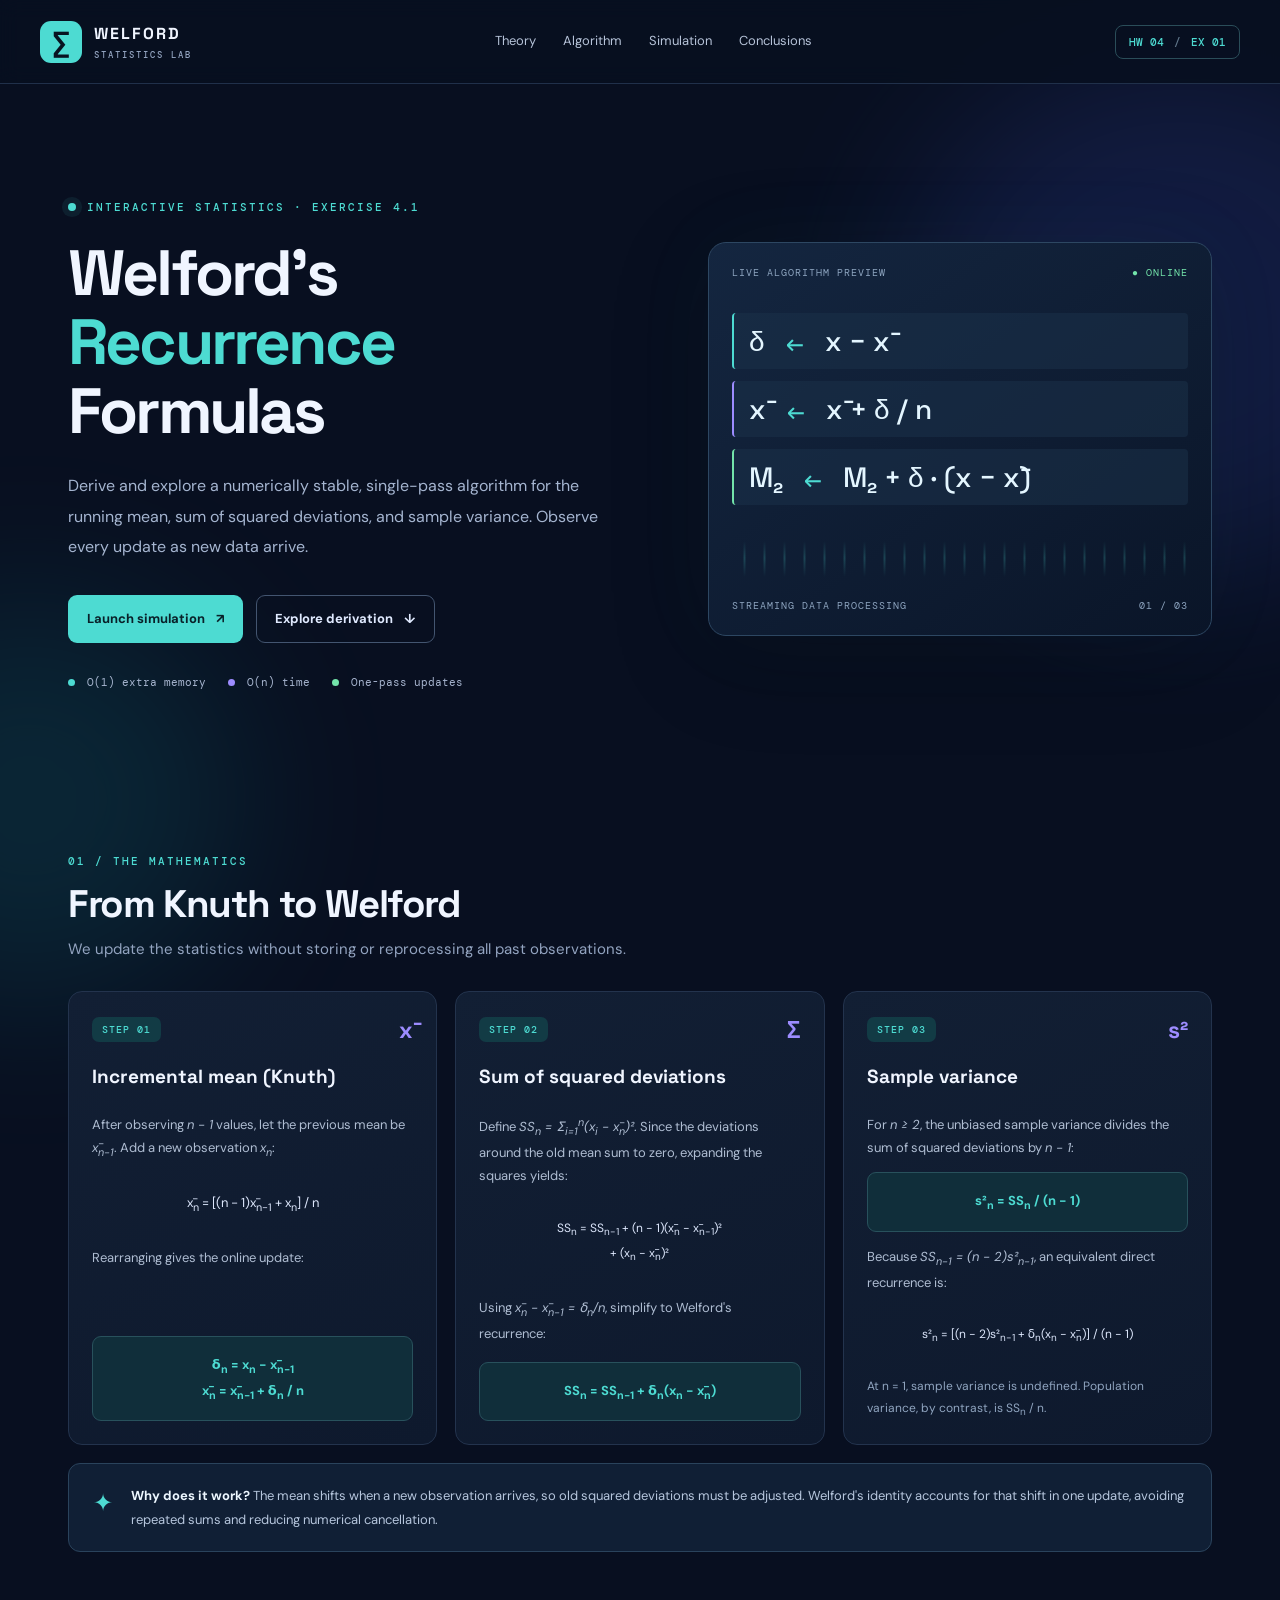
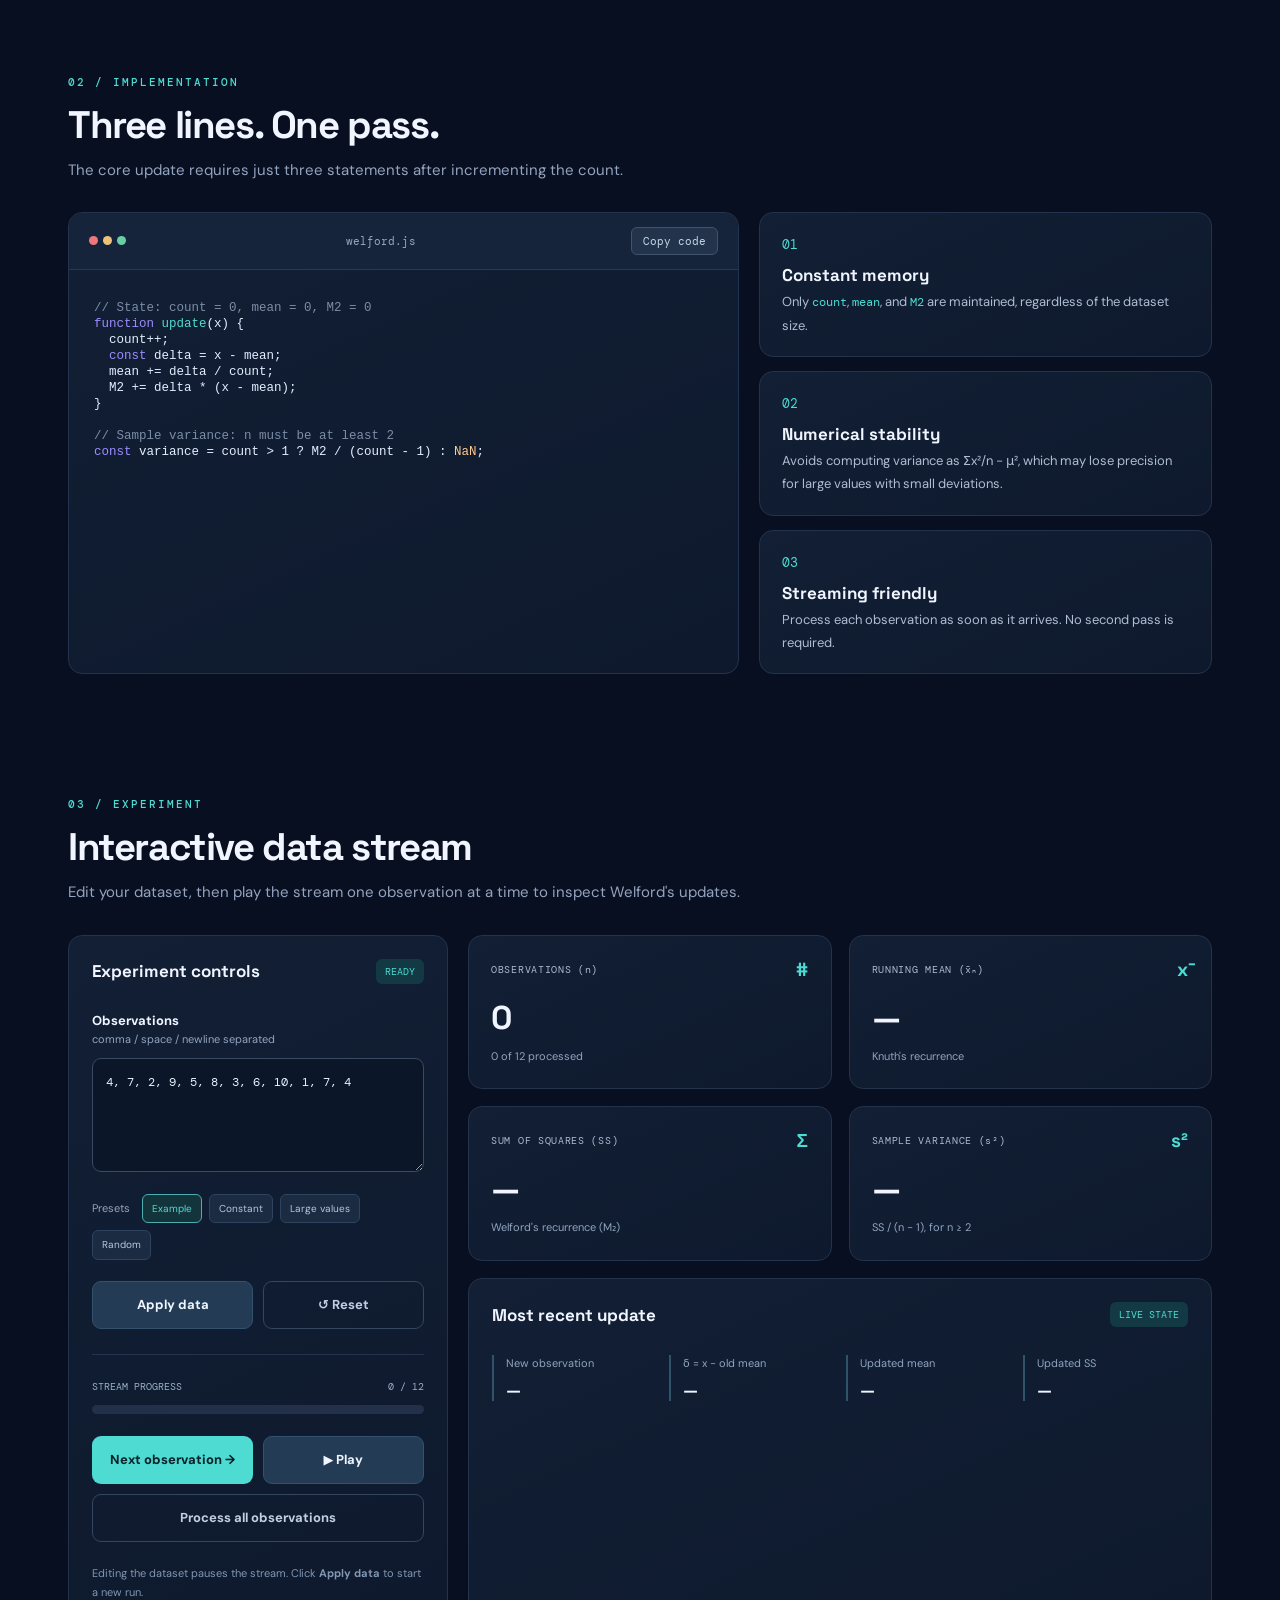
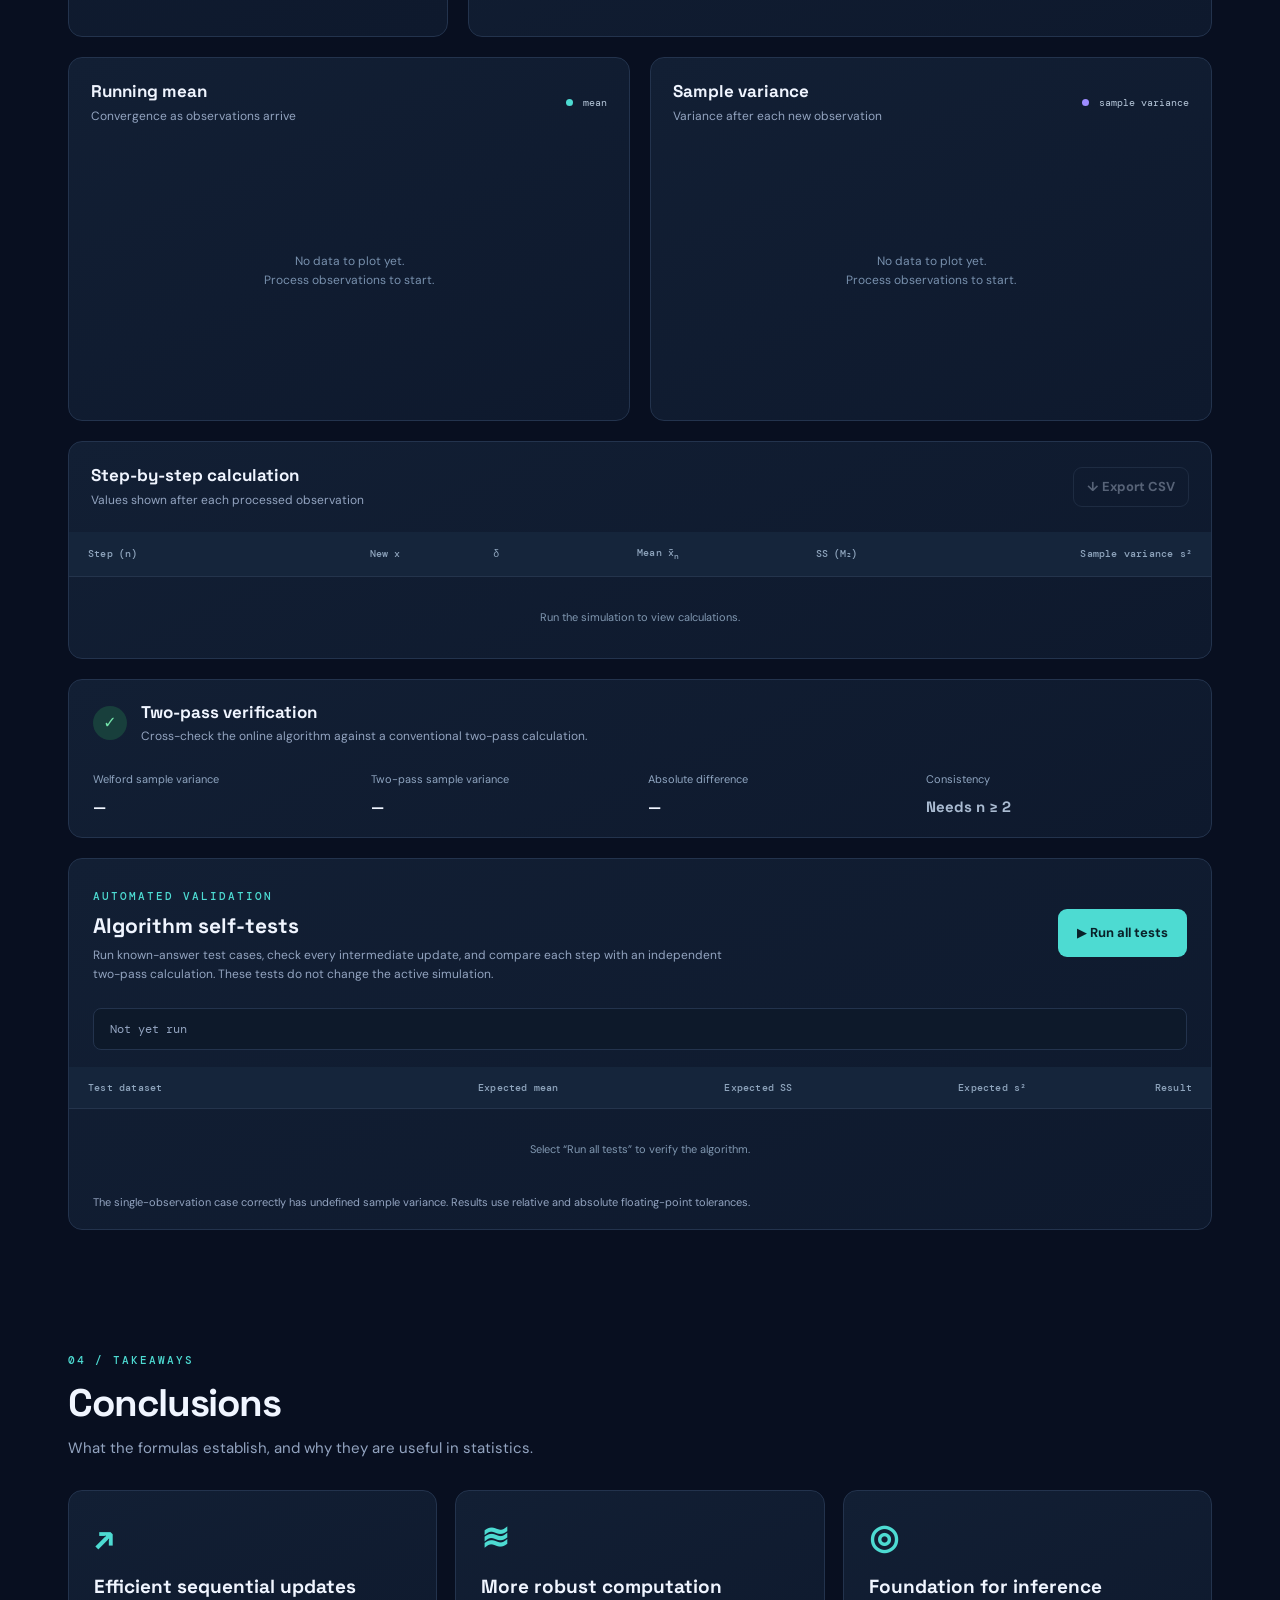
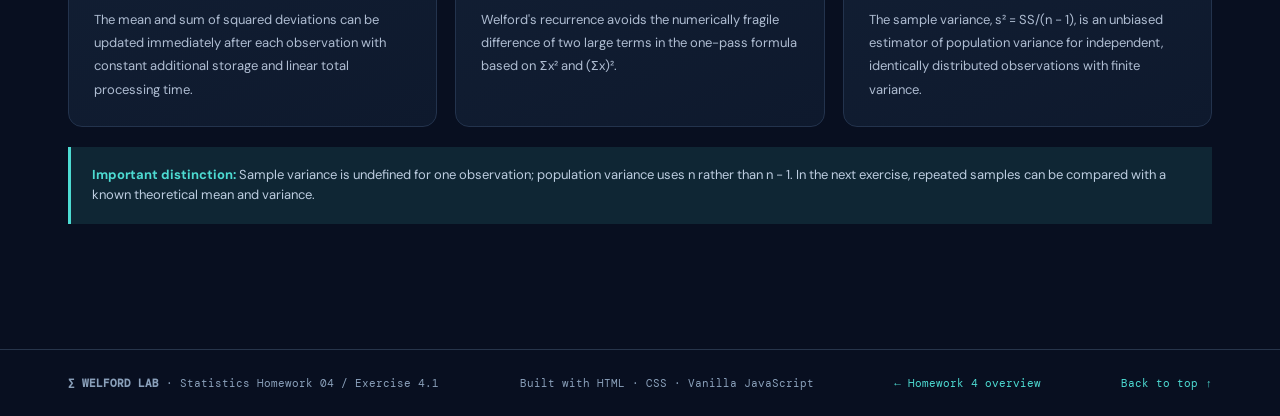
<file: homework-4/exercise-1/index.html>
<!doctype html>
<html lang="en">
<head>
  <meta charset="utf-8">
  <meta name="viewport" content="width=device-width, initial-scale=1">
  <meta name="theme-color" content="#080f20">
  <meta name="description" content="An interactive statistical laboratory for deriving and exploring Welford's recurrence formulas for sum of squares and variance.">
  <title>Welford Lab | Statistics Homework 04 · Exercise 4.1</title>
  <link rel="stylesheet" href="styles.css">
  <script src="script.js" defer></script>
</head>
<body>
  <div class="ambient ambient-a" aria-hidden="true"></div>
  <div class="ambient ambient-b" aria-hidden="true"></div>
  <header class="site-header">
    <a class="brand" href="../index.html" aria-label="Welford Lab home"><span class="brand-symbol">∑</span><span><strong>WELFORD</strong><small>STATISTICS LAB</small></span></a>
    <nav class="nav-links" aria-label="Primary navigation">
      <a href="#theory">Theory</a><a href="#algorithm">Algorithm</a><a href="#simulation">Simulation</a><a href="#conclusions">Conclusions</a>
    </nav>
    <span class="header-tag">HW 04 <span class="tag-separator">/</span> EX 01</span>
  </header>

  <main id="top" class="container">
    <section class="hero" aria-labelledby="hero-title">
      <div class="hero-copy">
        <p class="eyebrow"><span class="pulse"></span> INTERACTIVE STATISTICS · EXERCISE 4.1</p>
        <h1 id="hero-title">Welford's <span>Recurrence</span> Formulas</h1>
        <p class="hero-description">Derive and explore a numerically stable, single-pass algorithm for the running mean, sum of squared deviations, and sample variance. Observe every update as new data arrive.</p>
        <div class="hero-actions"><a class="btn btn-primary" href="#simulation">Launch simulation <span aria-hidden="true">↗</span></a><a class="btn btn-ghost" href="#theory">Explore derivation <span aria-hidden="true">↓</span></a></div>
        <div class="hero-tags"><span><span class="dot cyan"></span> O(1) extra memory</span><span><span class="dot violet"></span> O(n) time</span><span><span class="dot green"></span> One-pass updates</span></div>
      </div>
      <div class="hero-visual" aria-hidden="true"><div class="visual-top"><span>LIVE ALGORITHM PREVIEW</span><span class="visual-live">● ONLINE</span></div><div class="formula-graphic"><div>δ <small>←</small> x − x̄</div><div>x̄ <small>←</small> x̄ + δ / n</div><div>M₂ <small>←</small> M₂ + δ · (x − x̄)</div></div><div class="signal" id="hero-signal"></div><div class="visual-bottom"><span>STREAMING DATA PROCESSING</span><span>01 / 03</span></div></div>
    </section>

    <section id="theory" class="section theory-section" aria-labelledby="theory-title">
      <div class="section-heading"><p class="section-kicker">01 / THE MATHEMATICS</p><h2 id="theory-title">From Knuth to Welford</h2><p>We update the statistics without storing or reprocessing all past observations.</p></div>
      <div class="theory-grid">
        <article class="panel theory-card"><div class="card-top"><span class="step-pill">STEP 01</span><span class="mini-icon">x̄</span></div><h3>Incremental mean (Knuth)</h3><p>After observing <em>n − 1</em> values, let the previous mean be <em>x̄<sub>n−1</sub></em>. Add a new observation <em>x<sub>n</sub></em>:</p><div class="math-line">x̄<sub>n</sub> = [(n − 1)x̄<sub>n−1</sub> + x<sub>n</sub>] / n</div><p>Rearranging gives the online update:</p><div class="math-highlight">δ<sub>n</sub> = x<sub>n</sub> − x̄<sub>n−1</sub><br>x̄<sub>n</sub> = x̄<sub>n−1</sub> + δ<sub>n</sub> / n</div></article>
        <article class="panel theory-card"><div class="card-top"><span class="step-pill">STEP 02</span><span class="mini-icon">Σ</span></div><h3>Sum of squared deviations</h3><p>Define <em>SS<sub>n</sub> = Σ<sub>i=1</sub><sup>n</sup>(x<sub>i</sub> − x̄<sub>n</sub>)²</em>. Since the deviations around the old mean sum to zero, expanding the squares yields:</p><div class="math-line multiline">SS<sub>n</sub> = SS<sub>n−1</sub> + (n − 1)(x̄<sub>n</sub> − x̄<sub>n−1</sub>)²<br>+ (x<sub>n</sub> − x̄<sub>n</sub>)²</div><p>Using <em>x̄<sub>n</sub> − x̄<sub>n−1</sub> = δ<sub>n</sub>/n</em>, simplify to Welford's recurrence:</p><div class="math-highlight">SS<sub>n</sub> = SS<sub>n−1</sub> + δ<sub>n</sub>(x<sub>n</sub> − x̄<sub>n</sub>)</div></article>
        <article class="panel theory-card"><div class="card-top"><span class="step-pill">STEP 03</span><span class="mini-icon">s²</span></div><h3>Sample variance</h3><p>For <em>n ≥ 2</em>, the unbiased sample variance divides the sum of squared deviations by <em>n − 1</em>:</p><div class="math-highlight">s²<sub>n</sub> = SS<sub>n</sub> / (n − 1)</div><p>Because <em>SS<sub>n−1</sub> = (n − 2)s²<sub>n−1</sub></em>, an equivalent direct recurrence is:</p><div class="math-line multiline">s²<sub>n</sub> = [(n − 2)s²<sub>n−1</sub> + δ<sub>n</sub>(x<sub>n</sub> − x̄<sub>n</sub>)] / (n − 1)</div><p class="note">At n = 1, sample variance is undefined. Population variance, by contrast, is SS<sub>n</sub> / n.</p></article>
      </div>
      <div class="insight"><span class="insight-icon">✦</span><p><strong>Why does it work?</strong> The mean shifts when a new observation arrives, so old squared deviations must be adjusted. Welford's identity accounts for that shift in one update, avoiding repeated sums and reducing numerical cancellation.</p></div>
    </section>

    <section id="algorithm" class="section" aria-labelledby="algorithm-title">
      <div class="section-heading"><p class="section-kicker">02 / IMPLEMENTATION</p><h2 id="algorithm-title">Three lines. One pass.</h2><p>The core update requires just three statements after incrementing the count.</p></div>
      <div class="code-layout"><div class="panel code-panel"><div class="code-header"><span><span class="code-circle red"></span><span class="code-circle amber"></span><span class="code-circle emerald"></span></span><span>welford.js</span><button class="copy-btn" id="copy-code" type="button">Copy code</button></div><pre><code id="code-content"><span class="code-comment">// State: count = 0, mean = 0, M2 = 0</span>
<span class="code-keyword">function</span> <span class="code-func">update</span>(x) {
  count++;
  <span class="code-keyword">const</span> delta = x - mean;
  mean += delta / count;
  M2 += delta * (x - mean);
}

<span class="code-comment">// Sample variance: n must be at least 2</span>
<span class="code-keyword">const</span> variance = count &gt; 1 ? M2 / (count - 1) : <span class="code-literal">NaN</span>;</code></pre></div>
      <div class="algorithm-aside"><div class="panel aside-feature"><span class="aside-number">01</span><h3>Constant memory</h3><p>Only <code>count</code>, <code>mean</code>, and <code>M2</code> are maintained, regardless of the dataset size.</p></div><div class="panel aside-feature"><span class="aside-number">02</span><h3>Numerical stability</h3><p>Avoids computing variance as Σx²/n − μ², which may lose precision for large values with small deviations.</p></div><div class="panel aside-feature"><span class="aside-number">03</span><h3>Streaming friendly</h3><p>Process each observation as soon as it arrives. No second pass is required.</p></div></div></div>
    </section>

    <section id="simulation" class="section" aria-labelledby="simulation-title">
      <div class="section-heading"><p class="section-kicker">03 / EXPERIMENT</p><h2 id="simulation-title">Interactive data stream</h2><p>Edit your dataset, then play the stream one observation at a time to inspect Welford's updates.</p></div>
      <div class="sim-layout"><div class="panel controls-panel"><div class="panel-heading"><h3>Experiment controls</h3><span class="status-label" id="stream-status">READY</span></div><label for="dataset">Observations <span class="label-secondary">comma / space / newline separated</span></label><textarea id="dataset" spellcheck="false" rows="4">4, 7, 2, 9, 5, 8, 3, 6, 10, 1, 7, 4</textarea><div id="dataset-error" class="error" role="alert" hidden></div><div class="preset-row"><span>Presets</span><button type="button" class="preset active" data-preset="default">Example</button><button type="button" class="preset" data-preset="constant">Constant</button><button type="button" class="preset" data-preset="large">Large values</button><button type="button" class="preset" data-preset="random">Random</button></div><div class="button-row"><button id="apply-btn" class="btn btn-secondary" type="button">Apply data</button><button id="reset-btn" class="btn btn-outline" type="button">↺ Reset</button></div><div class="control-divider"></div><div class="stream-label"><span>STREAM PROGRESS</span><span id="stream-progress-text">0 / 12</span></div><div class="progress-track" role="progressbar" id="progressbar" aria-label="Processed observations" aria-valuemin="0" aria-valuemax="12" aria-valuenow="0"><div id="progress-fill" class="progress-fill"></div></div><div class="button-row main-controls"><button id="next-btn" class="btn btn-primary" type="button">Next observation →</button><button id="play-btn" class="btn btn-secondary" type="button">▶ Play</button></div><button id="all-btn" class="btn btn-outline full-width" type="button">Process all observations</button><p class="subtle-hint">Editing the dataset pauses the stream. Click <strong>Apply data</strong> to start a new run.</p></div>
      <div class="metrics-area"><div class="metric-grid"><article class="panel metric"><div class="metric-title"><span>OBSERVATIONS (n)</span><span class="metric-icon">#</span></div><strong id="metric-count">0</strong><small id="metric-count-detail">No observations processed</small></article><article class="panel metric"><div class="metric-title"><span>RUNNING MEAN (x̄ₙ)</span><span class="metric-icon">x̄</span></div><strong id="metric-mean">—</strong><small>Knuth's recurrence</small></article><article class="panel metric"><div class="metric-title"><span>SUM OF SQUARES (SS)</span><span class="metric-icon">Σ</span></div><strong id="metric-m2">—</strong><small>Welford's recurrence (M₂)</small></article><article class="panel metric"><div class="metric-title"><span>SAMPLE VARIANCE (s²)</span><span class="metric-icon">s²</span></div><strong id="metric-variance">—</strong><small>SS / (n − 1), for n ≥ 2</small></article></div><div class="panel update-panel"><div class="panel-heading"><h3>Most recent update</h3><span class="code-badge">LIVE STATE</span></div><div class="update-grid"><div><span>New observation</span><strong id="last-x">—</strong></div><div><span>δ = x − old mean</span><strong id="last-delta">—</strong></div><div><span>Updated mean</span><strong id="last-mean">—</strong></div><div><span>Updated SS</span><strong id="last-m2">—</strong></div></div></div></div></div>
      <div class="chart-grid"><article class="panel chart-panel"><div class="panel-heading"><div><h3>Running mean</h3><p>Convergence as observations arrive</p></div><span class="legend"><span class="legend-dot mean-dot"></span> mean</span></div><div id="mean-chart" class="chart-container" role="img" aria-label="Line chart showing the running mean; process observations to populate it"></div></article><article class="panel chart-panel"><div class="panel-heading"><div><h3>Sample variance</h3><p>Variance after each new observation</p></div><span class="legend"><span class="legend-dot variance-dot"></span> sample variance</span></div><div id="variance-chart" class="chart-container" role="img" aria-label="Line chart showing the sample variance; process at least two observations to populate it"></div></article></div>
      <div class="panel results-panel"><div class="panel-heading table-title"><div><h3>Step-by-step calculation</h3><p>Values shown after each processed observation</p></div><button id="export-btn" class="btn btn-outline export-btn" type="button" disabled>↓ Export CSV</button></div><div class="table-wrap"><table><thead><tr><th>Step (n)</th><th>New x</th><th>δ</th><th>Mean x̄<sub>n</sub></th><th>SS (M₂)</th><th>Sample variance s²</th></tr></thead><tbody id="results-body"><tr><td colspan="6" class="empty-table">Run the simulation to view calculations.</td></tr></tbody></table></div></div>
      <div class="panel validation-panel"><div class="validation-header"><span class="validation-icon">✓</span><div><h3>Two-pass verification</h3><p>Cross-check the online algorithm against a conventional two-pass calculation.</p></div></div><div class="validation-values"><div><span>Welford sample variance</span><strong id="check-welford">—</strong></div><div><span>Two-pass sample variance</span><strong id="check-classic">—</strong></div><div><span>Absolute difference</span><strong id="check-diff">—</strong></div><div class="verification-result"><span>Consistency</span><strong id="check-status">Awaiting data</strong></div></div></div>
      <div class="panel test-panel" id="tests"><div class="test-heading"><div><span class="section-kicker">AUTOMATED VALIDATION</span><h3>Algorithm self-tests</h3><p>Run known-answer test cases, check every intermediate update, and compare each step with an independent two-pass calculation. These tests do not change the active simulation.</p></div><button class="btn btn-primary" type="button" id="run-tests-btn">▶ Run all tests</button></div><div class="test-summary" id="test-summary" aria-live="polite">Not yet run</div><div class="table-wrap"><table><thead><tr><th>Test dataset</th><th>Expected mean</th><th>Expected SS</th><th>Expected s²</th><th>Result</th></tr></thead><tbody id="test-results"><tr><td colspan="5" class="empty-table">Select “Run all tests” to verify the algorithm.</td></tr></tbody></table></div><p class="test-footnote">The single-observation case correctly has undefined sample variance. Results use relative and absolute floating-point tolerances.</p></div>
    </section>

    <section id="conclusions" class="section conclusion-section" aria-labelledby="conclusion-title"><div class="section-heading"><p class="section-kicker">04 / TAKEAWAYS</p><h2 id="conclusion-title">Conclusions</h2><p>What the formulas establish, and why they are useful in statistics.</p></div><div class="conclusion-grid"><article class="panel conclusion-card"><span class="conclusion-symbol">↗</span><h3>Efficient sequential updates</h3><p>The mean and sum of squared deviations can be updated immediately after each observation with constant additional storage and linear total processing time.</p></article><article class="panel conclusion-card"><span class="conclusion-symbol">≋</span><h3>More robust computation</h3><p>Welford's recurrence avoids the numerically fragile difference of two large terms in the one-pass formula based on Σx² and (Σx)².</p></article><article class="panel conclusion-card"><span class="conclusion-symbol">◎</span><h3>Foundation for inference</h3><p>The sample variance, s² = SS/(n − 1), is an unbiased estimator of population variance for independent, identically distributed observations with finite variance.</p></article></div><div class="footer-note"><strong>Important distinction:</strong> Sample variance is undefined for one observation; population variance uses n rather than n − 1. In the next exercise, repeated samples can be compared with a known theoretical mean and variance.</div></section>
  </main>
  <footer class="site-footer"><div class="footer-inner"><span><strong>∑ WELFORD LAB</strong> · Statistics Homework 04 / Exercise 4.1</span><span>Built with HTML · CSS · Vanilla JavaScript</span><a href="../index.html">← Homework 4 overview</a><a href="#top">Back to top ↑</a></div></footer>
</body>
</html>
</file>
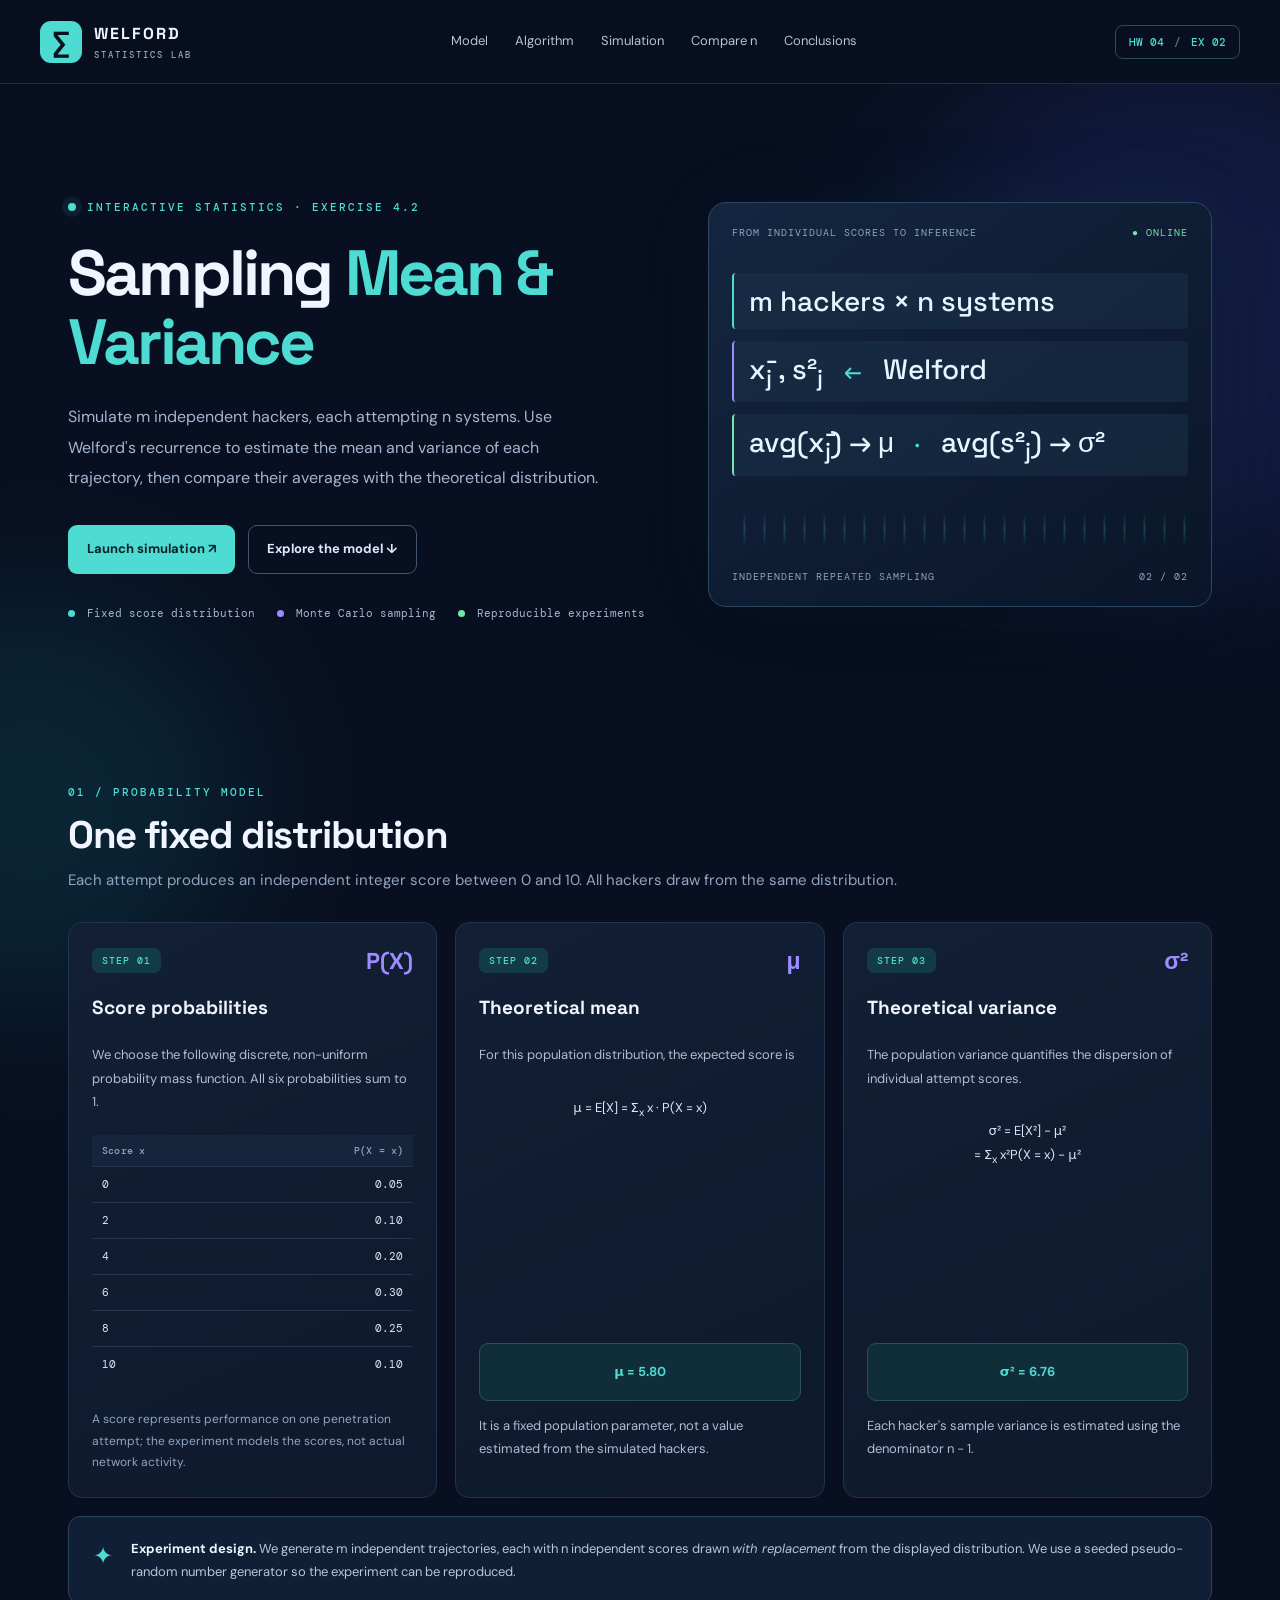
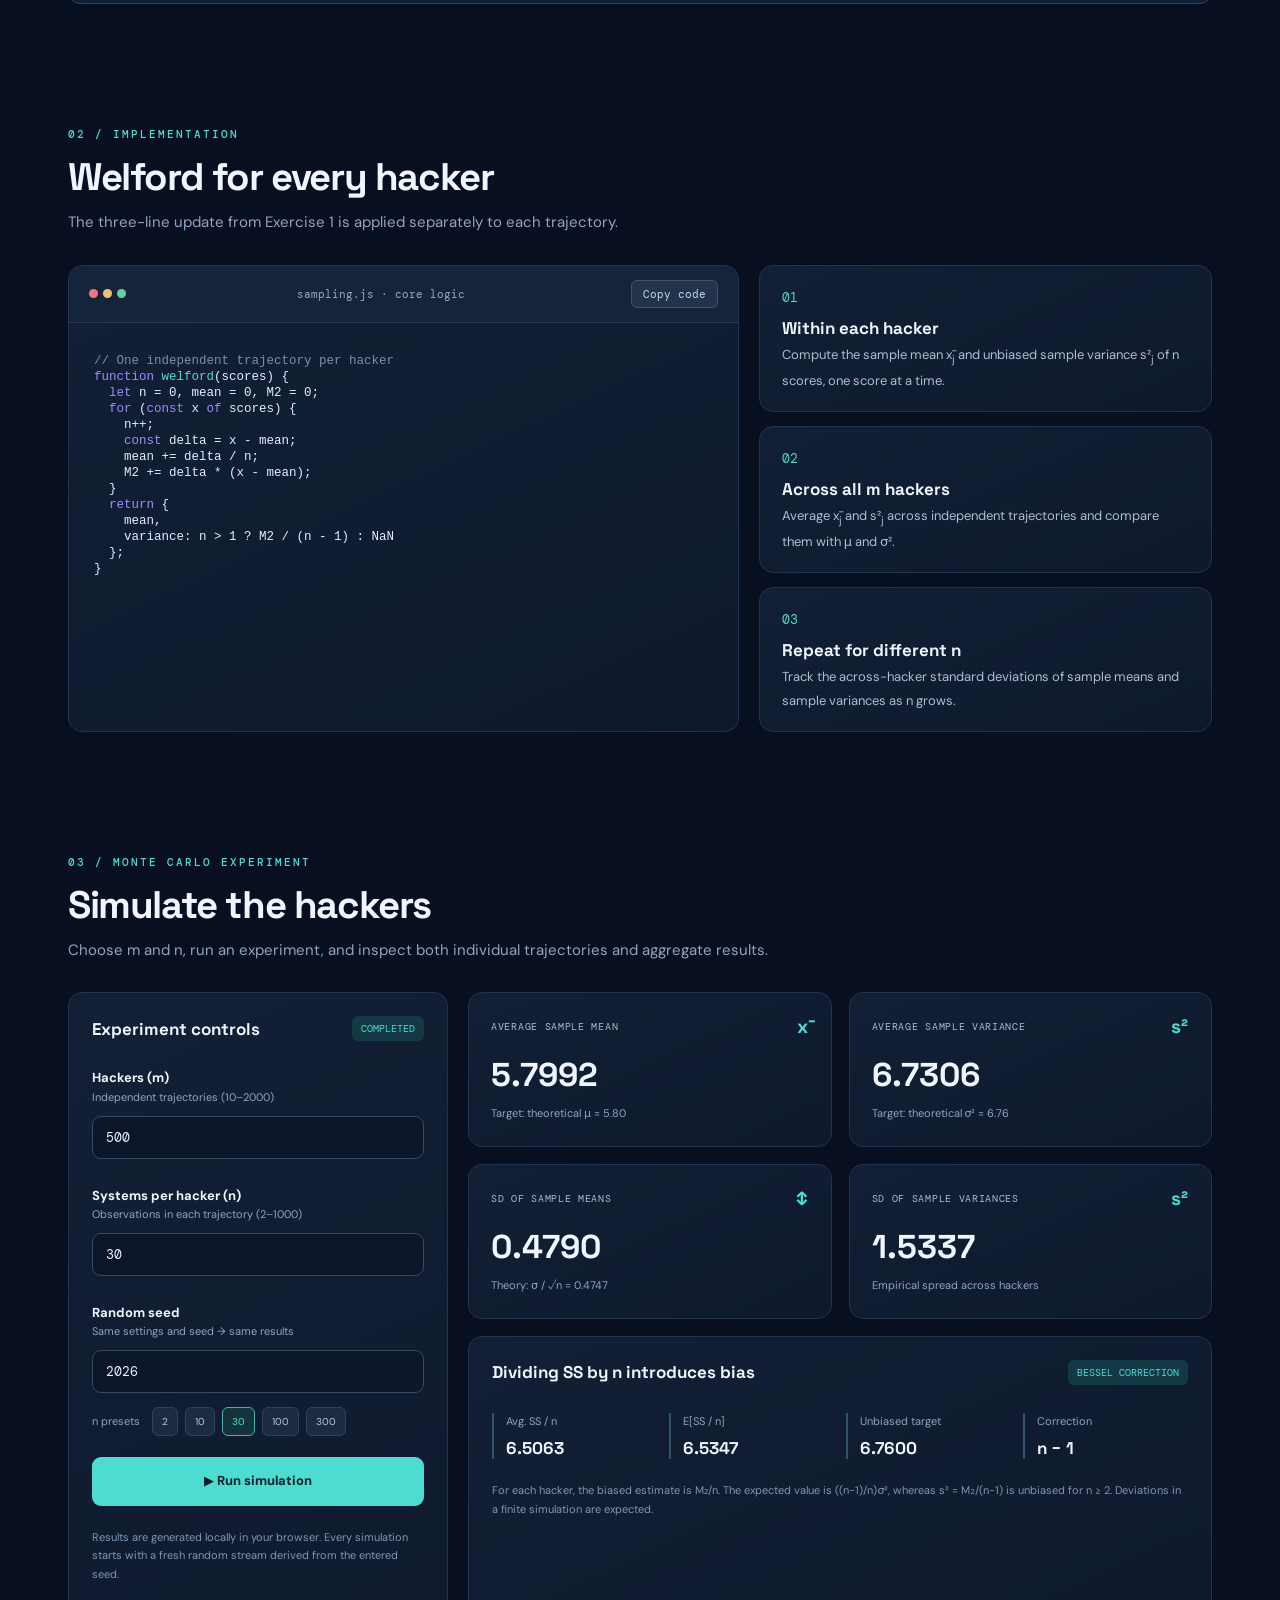
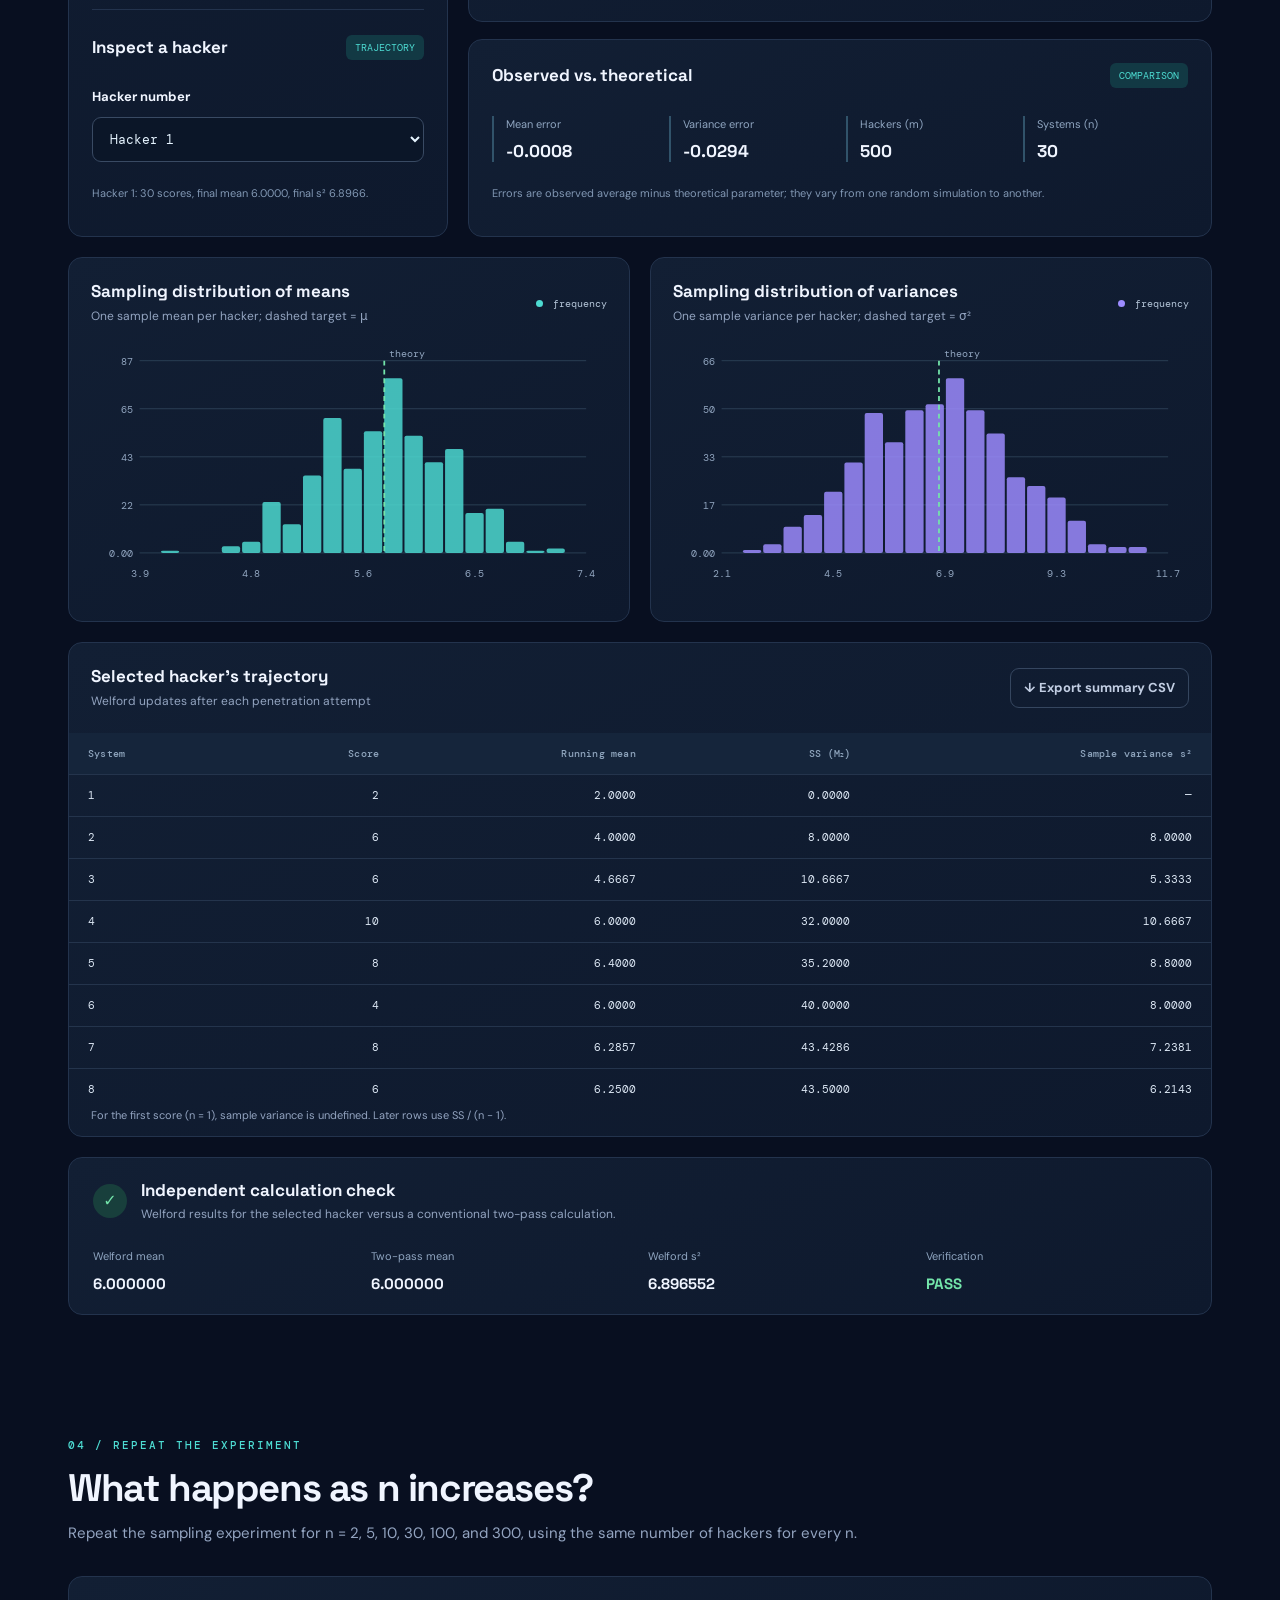
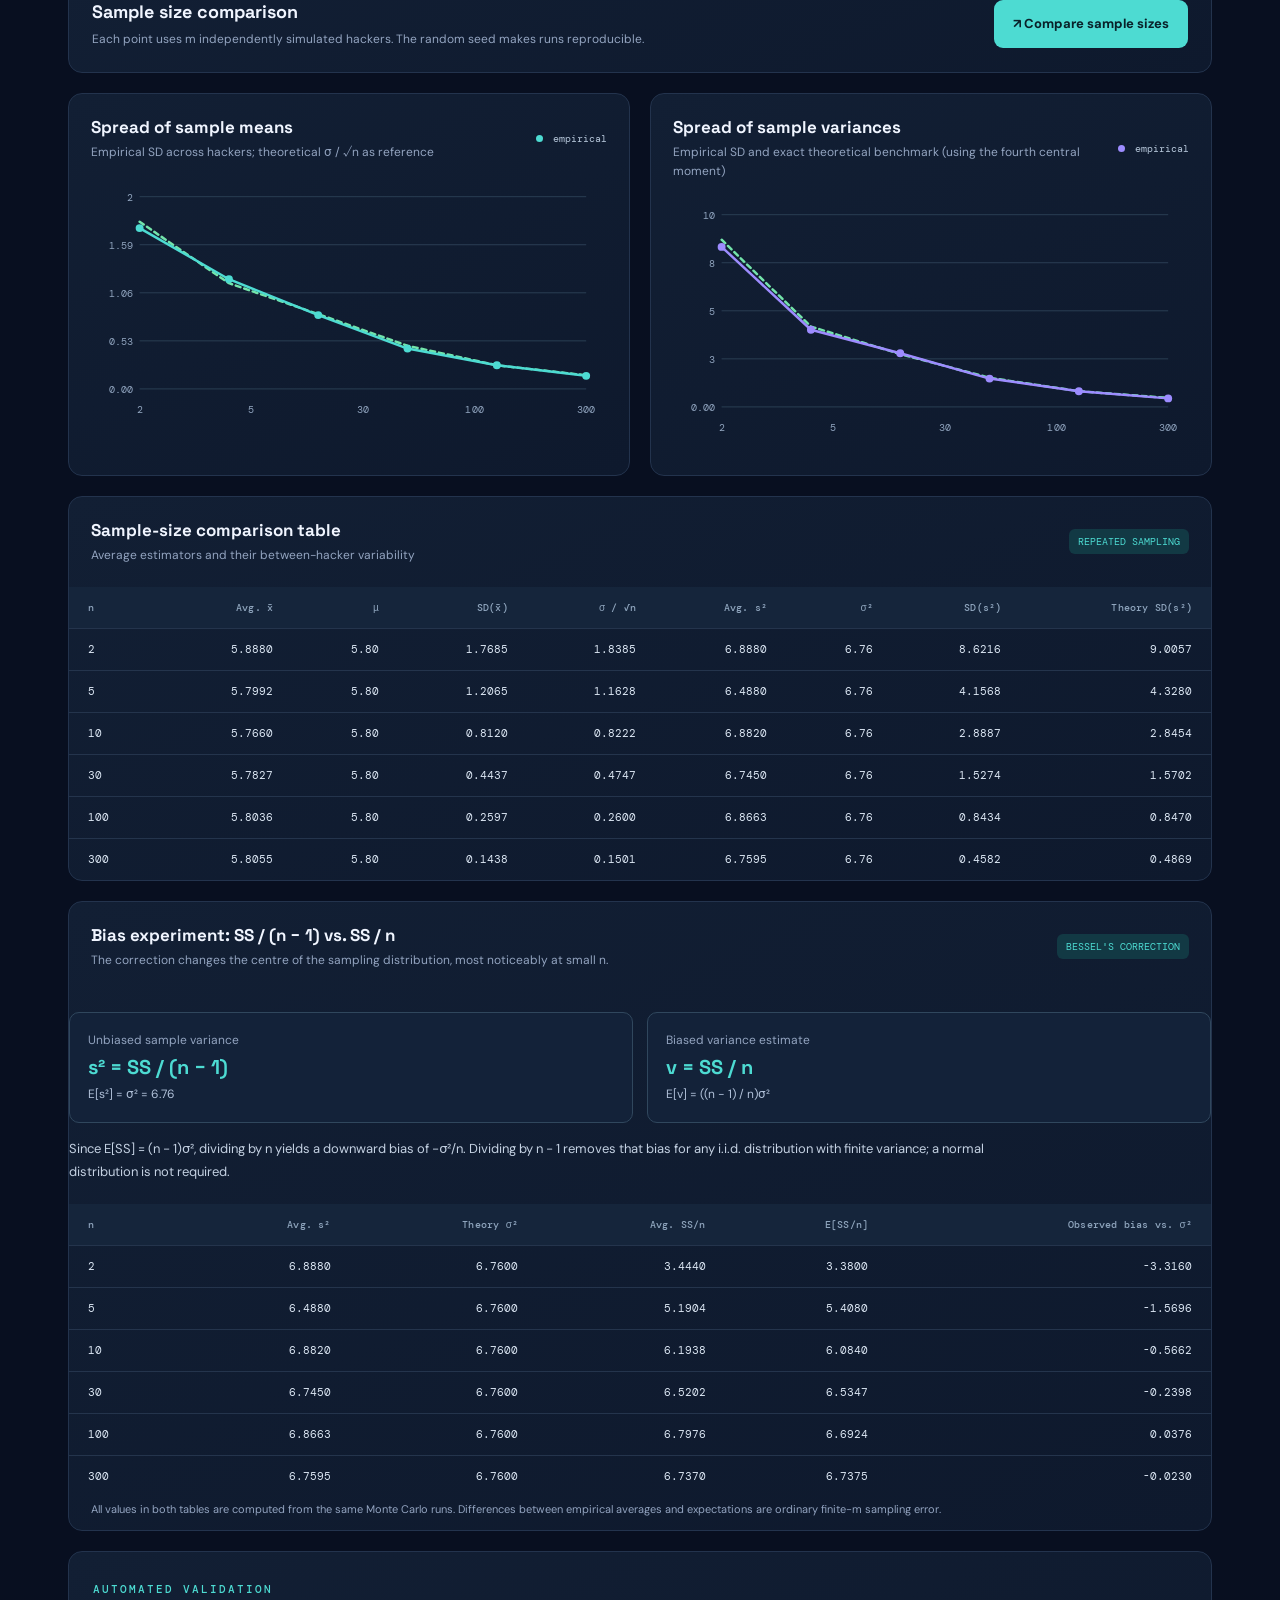
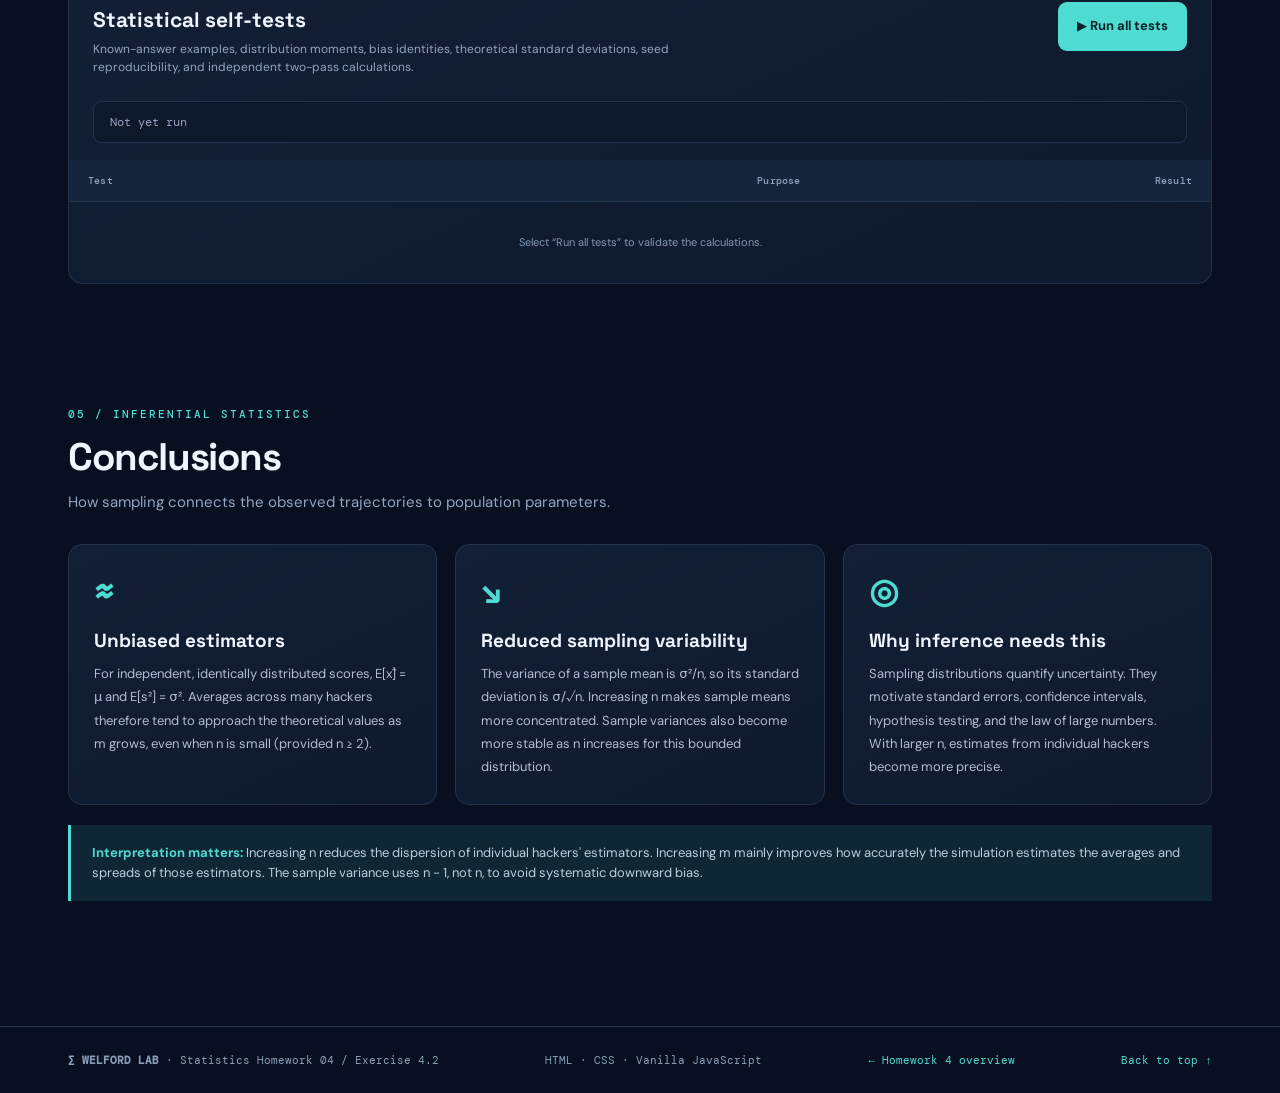
<file: homework-4/exercise-2/index.html>
<!doctype html>
<html lang="en">
<head>
  <meta charset="utf-8">
  <meta name="viewport" content="width=device-width, initial-scale=1">
  <meta name="theme-color" content="#080f20">
  <meta name="description" content="Sampling mean and variance: an interactive Monte Carlo experiment using Welford's recurrence formulas.">
  <title>Sampling Lab | Statistics Homework 04 · Exercise 4.2</title>
  <link rel="stylesheet" href="styles.css">
  <script src="script.js" defer></script>
</head>
<body>
  <div class="ambient ambient-a" aria-hidden="true"></div><div class="ambient ambient-b" aria-hidden="true"></div>
  <header class="site-header">
    <a class="brand" href="../index.html"><span class="brand-symbol">∑</span><span><strong>WELFORD</strong><small>STATISTICS LAB</small></span></a>
    <nav class="nav-links" aria-label="Primary navigation"><a href="#model">Model</a><a href="#algorithm">Algorithm</a><a href="#simulation">Simulation</a><a href="#comparison">Compare n</a><a href="#conclusions">Conclusions</a></nav>
    <span class="header-tag">HW 04 <span class="tag-separator">/</span> EX 02</span>
  </header>
  <main id="top" class="container">
    <section class="hero" aria-labelledby="hero-title">
      <div class="hero-copy"><p class="eyebrow"><span class="pulse"></span> INTERACTIVE STATISTICS · EXERCISE 4.2</p>
        <h1 id="hero-title">Sampling <span>Mean &amp; Variance</span></h1>
        <p class="hero-description">Simulate m independent hackers, each attempting n systems. Use Welford's recurrence to estimate the mean and variance of each trajectory, then compare their averages with the theoretical distribution.</p>
        <div class="hero-actions"><a class="btn btn-primary" href="#simulation">Launch simulation ↗</a><a class="btn btn-ghost" href="#model">Explore the model ↓</a></div>
        <div class="hero-tags"><span><span class="dot cyan"></span> Fixed score distribution</span><span><span class="dot violet"></span> Monte Carlo sampling</span><span><span class="dot green"></span> Reproducible experiments</span></div>
      </div>
      <div class="hero-visual" aria-hidden="true"><div class="visual-top"><span>FROM INDIVIDUAL SCORES TO INFERENCE</span><span class="visual-live">● ONLINE</span></div>
        <div class="formula-graphic"><div>m hackers × n systems</div><div>x̄<sub>j</sub> , s²<sub>j</sub> <small>←</small> Welford</div><div>avg(x̄<sub>j</sub>) → μ <small>·</small> avg(s²<sub>j</sub>) → σ²</div></div>
        <div class="signal"></div><div class="visual-bottom"><span>INDEPENDENT REPEATED SAMPLING</span><span>02 / 02</span></div>
      </div>
    </section>

    <section id="model" class="section"><div class="section-heading"><p class="section-kicker">01 / PROBABILITY MODEL</p><h2>One fixed distribution</h2><p>Each attempt produces an independent integer score between 0 and 10. All hackers draw from the same distribution.</p></div>
      <div class="theory-grid">
        <article class="panel theory-card"><div class="card-top"><span class="step-pill">STEP 01</span><span class="mini-icon">P(X)</span></div><h3>Score probabilities</h3><p>We choose the following discrete, non-uniform probability mass function. All six probabilities sum to 1.</p>
          <div class="table-wrap"><table class="compact-table"><thead><tr><th>Score x</th><th>P(X = x)</th></tr></thead><tbody id="distribution-table"></tbody></table></div>
          <p class="note">A score represents performance on one penetration attempt; the experiment models the scores, not actual network activity.</p></article>
        <article class="panel theory-card"><div class="card-top"><span class="step-pill">STEP 02</span><span class="mini-icon">μ</span></div><h3>Theoretical mean</h3><p>For this population distribution, the expected score is</p><div class="math-line">μ = E[X] = Σ<sub>x</sub> x · P(X = x)</div><div class="math-highlight">μ = <span id="theory-mean">5.8</span></div><p>It is a fixed population parameter, not a value estimated from the simulated hackers.</p></article>
        <article class="panel theory-card"><div class="card-top"><span class="step-pill">STEP 03</span><span class="mini-icon">σ²</span></div><h3>Theoretical variance</h3><p>The population variance quantifies the dispersion of individual attempt scores.</p><div class="math-line">σ² = E[X²] − μ²<br>= Σ<sub>x</sub> x²P(X = x) − μ²</div><div class="math-highlight">σ² = <span id="theory-variance">6.76</span></div><p>Each hacker's sample variance is estimated using the denominator n − 1.</p></article>
      </div>
      <div class="insight"><span class="insight-icon">✦</span><p><strong>Experiment design.</strong> We generate m independent trajectories, each with n independent scores drawn <em>with replacement</em> from the displayed distribution. We use a seeded pseudo-random number generator so the experiment can be reproduced.</p></div>
    </section>

    <section id="algorithm" class="section"><div class="section-heading"><p class="section-kicker">02 / IMPLEMENTATION</p><h2>Welford for every hacker</h2><p>The three-line update from Exercise 1 is applied separately to each trajectory.</p></div>
      <div class="code-layout"><div class="panel code-panel"><div class="code-header"><span><span class="code-circle red"></span><span class="code-circle amber"></span><span class="code-circle emerald"></span></span><span>sampling.js · core logic</span><button id="copy-code" class="copy-btn" type="button">Copy code</button></div>
        <pre><code id="code-content"><span class="code-comment">// One independent trajectory per hacker</span>
<span class="code-keyword">function</span> <span class="code-func">welford</span>(scores) {
  <span class="code-keyword">let</span> n = 0, mean = 0, M2 = 0;
  <span class="code-keyword">for</span> (<span class="code-keyword">const</span> x <span class="code-keyword">of</span> scores) {
    n++;
    <span class="code-keyword">const</span> delta = x - mean;
    mean += delta / n;
    M2 += delta * (x - mean);
  }
  <span class="code-keyword">return</span> {
    mean,
    variance: n &gt; 1 ? M2 / (n - 1) : NaN
  };
}</code></pre></div>
        <div class="algorithm-aside"><div class="panel aside-feature"><span class="aside-number">01</span><h3>Within each hacker</h3><p>Compute the sample mean x̄<sub>j</sub> and unbiased sample variance s²<sub>j</sub> of n scores, one score at a time.</p></div><div class="panel aside-feature"><span class="aside-number">02</span><h3>Across all m hackers</h3><p>Average x̄<sub>j</sub> and s²<sub>j</sub> across independent trajectories and compare them with μ and σ².</p></div><div class="panel aside-feature"><span class="aside-number">03</span><h3>Repeat for different n</h3><p>Track the across-hacker standard deviations of sample means and sample variances as n grows.</p></div></div></div>
    </section>

    <section id="simulation" class="section"><div class="section-heading"><p class="section-kicker">03 / MONTE CARLO EXPERIMENT</p><h2>Simulate the hackers</h2><p>Choose m and n, run an experiment, and inspect both individual trajectories and aggregate results.</p></div>
      <div class="sim-layout"><div class="panel controls-panel"><div class="panel-heading"><h3>Experiment controls</h3><span class="status-label" id="run-status">READY</span></div>
          <label for="hackers">Hackers (m)<span class="label-secondary">Independent trajectories (10–2000)</span></label><input id="hackers" class="field" type="number" min="10" max="2000" step="1" value="500">
          <label for="systems">Systems per hacker (n)<span class="label-secondary">Observations in each trajectory (2–1000)</span></label><input id="systems" class="field" type="number" min="2" max="1000" step="1" value="30">
          <label for="seed">Random seed<span class="label-secondary">Same settings and seed → same results</span></label><input id="seed" class="field" type="number" min="0" max="4294967295" step="1" value="2026">
          <div class="preset-row"><span>n presets</span><button type="button" class="preset" data-n="2">2</button><button type="button" class="preset" data-n="10">10</button><button type="button" class="preset active" data-n="30">30</button><button type="button" class="preset" data-n="100">100</button><button type="button" class="preset" data-n="300">300</button></div>
          <div id="input-error" class="error" role="alert" hidden></div><button id="run-btn" class="btn btn-primary full-width" type="button">▶ Run simulation</button><p class="subtle-hint">Results are generated locally in your browser. Every simulation starts with a fresh random stream derived from the entered seed.</p>
          <div class="control-divider"></div><div class="panel-heading"><h3>Inspect a hacker</h3><span class="code-badge">TRAJECTORY</span></div><label for="hacker-index">Hacker number</label><select id="hacker-index" class="field" disabled></select><p class="subtle-hint" id="trajectory-note">Run a simulation to inspect an individual hacker's scores.</p>
        </div>
        <div class="metrics-area"><div class="metric-grid">
          <article class="panel metric"><div class="metric-title"><span>AVERAGE SAMPLE MEAN</span><span class="metric-icon">x̄</span></div><strong id="metric-mean">—</strong><small>Target: theoretical μ = <span id="metric-mu">5.8</span></small></article>
          <article class="panel metric"><div class="metric-title"><span>AVERAGE SAMPLE VARIANCE</span><span class="metric-icon">s²</span></div><strong id="metric-variance">—</strong><small>Target: theoretical σ² = <span id="metric-sigma">6.76</span></small></article>
          <article class="panel metric"><div class="metric-title"><span>SD OF SAMPLE MEANS</span><span class="metric-icon">↕</span></div><strong id="metric-sdmean">—</strong><small>Theory: σ / √n = <span id="theoretical-sdmean">—</span></small></article>
          <article class="panel metric"><div class="metric-title"><span>SD OF SAMPLE VARIANCES</span><span class="metric-icon">s²</span></div><strong id="metric-sdvariance">—</strong><small>Empirical spread across hackers</small></article>
        </div>
        <div class="panel update-panel"><div class="panel-heading"><h3>Dividing SS by n introduces bias</h3><span class="code-badge">BESSEL CORRECTION</span></div><div class="update-grid"><div><span>Avg. SS / n</span><strong id="metric-biased">—</strong></div><div><span>E[SS / n]</span><strong id="theory-biased">—</strong></div><div><span>Unbiased target</span><strong>6.7600</strong></div><div><span>Correction</span><strong>n − 1</strong></div></div><p class="subtle-hint">For each hacker, the biased estimate is M₂/n. The expected value is ((n−1)/n)σ², whereas s² = M₂/(n−1) is unbiased for n ≥ 2. Deviations in a finite simulation are expected.</p></div>
        <div class="panel update-panel"><div class="panel-heading"><h3>Observed vs. theoretical</h3><span class="code-badge">COMPARISON</span></div><div class="update-grid"><div><span>Mean error</span><strong id="mean-error">—</strong></div><div><span>Variance error</span><strong id="variance-error">—</strong></div><div><span>Hackers (m)</span><strong id="actual-m">—</strong></div><div><span>Systems (n)</span><strong id="actual-n">—</strong></div></div><p class="subtle-hint">Errors are observed average minus theoretical parameter; they vary from one random simulation to another.</p></div>
        </div></div>
      <div class="chart-grid"><article class="panel chart-panel"><div class="panel-heading"><div><h3>Sampling distribution of means</h3><p>One sample mean per hacker; dashed target = μ</p></div><span class="legend"><span class="legend-dot mean-dot"></span> frequency</span></div><div class="chart-container" id="means-histogram" role="img" aria-label="Histogram of sample means"></div></article>
        <article class="panel chart-panel"><div class="panel-heading"><div><h3>Sampling distribution of variances</h3><p>One sample variance per hacker; dashed target = σ²</p></div><span class="legend"><span class="legend-dot variance-dot"></span> frequency</span></div><div class="chart-container" id="variance-histogram" role="img" aria-label="Histogram of sample variances"></div></article></div>
      <div class="panel results-panel"><div class="panel-heading table-title"><div><h3>Selected hacker's trajectory</h3><p>Welford updates after each penetration attempt</p></div><button id="download-btn" class="btn btn-outline export-btn" type="button" disabled>↓ Export summary CSV</button></div><div class="table-wrap trajectory-scroll"><table><thead><tr><th>System</th><th>Score</th><th>Running mean</th><th>SS (M₂)</th><th>Sample variance s²</th></tr></thead><tbody id="trajectory-body"><tr><td class="empty-table" colspan="5">Run the simulation to view the trajectory.</td></tr></tbody></table></div><p class="table-footnote">For the first score (n = 1), sample variance is undefined. Later rows use SS / (n − 1).</p></div>
      <div class="panel validation-panel"><div class="validation-header"><span class="validation-icon">✓</span><div><h3>Independent calculation check</h3><p>Welford results for the selected hacker versus a conventional two-pass calculation.</p></div></div><div class="validation-values"><div><span>Welford mean</span><strong id="check-mean">—</strong></div><div><span>Two-pass mean</span><strong id="check-direct-mean">—</strong></div><div><span>Welford s²</span><strong id="check-variance">—</strong></div><div class="verification-result"><span>Verification</span><strong id="check-status">Awaiting data</strong></div></div></div>
    </section>

    <section id="comparison" class="section"><div class="section-heading"><p class="section-kicker">04 / REPEAT THE EXPERIMENT</p><h2>What happens as n increases?</h2><p>Repeat the sampling experiment for n = 2, 5, 10, 30, 100, and 300, using the same number of hackers for every n.</p></div>
      <div class="panel compare-toolbar"><div><strong>Sample size comparison</strong><p>Each point uses m independently simulated hackers. The random seed makes runs reproducible.</p></div><button id="compare-btn" class="btn btn-primary" type="button">↗ Compare sample sizes</button></div>
      <div class="chart-grid"><article class="panel chart-panel"><div class="panel-heading"><div><h3>Spread of sample means</h3><p>Empirical SD across hackers; theoretical σ / √n as reference</p></div><span class="legend"><span class="legend-dot mean-dot"></span> empirical</span></div><div class="chart-container" id="sd-means-chart" role="img" aria-label="Standard deviation of sample means by sample size"></div></article><article class="panel chart-panel"><div class="panel-heading"><div><h3>Spread of sample variances</h3><p>Empirical SD and exact theoretical benchmark (using the fourth central moment)</p></div><span class="legend"><span class="legend-dot variance-dot"></span> empirical</span></div><div class="chart-container" id="sd-variances-chart" role="img" aria-label="Standard deviation of sample variances by sample size"></div></article></div>
      <div class="panel results-panel"><div class="panel-heading table-title"><div><h3>Sample-size comparison table</h3><p>Average estimators and their between-hacker variability</p></div><span class="code-badge">REPEATED SAMPLING</span></div><div class="table-wrap"><table><thead><tr><th>n</th><th>Avg. x̄</th><th>μ</th><th>SD(x̄)</th><th>σ / √n</th><th>Avg. s²</th><th>σ²</th><th>SD(s²)</th><th>Theory SD(s²)</th></tr></thead><tbody id="comparison-body"><tr><td class="empty-table" colspan="9">Click “Compare sample sizes” to run the experiment.</td></tr></tbody></table></div></div>
      <div class="panel results-panel bias-panel"><div class="panel-heading table-title"><div><h3>Bias experiment: SS / (n − 1) vs. SS / n</h3><p>The correction changes the centre of the sampling distribution, most noticeably at small n.</p></div><span class="code-badge">BESSEL'S CORRECTION</span></div>
        <div class="bias-formulas"><div><span>Unbiased sample variance</span><strong>s² = SS / (n − 1)</strong><small>E[s²] = σ² = 6.76</small></div><div><span>Biased variance estimate</span><strong>v = SS / n</strong><small>E[v] = ((n − 1) / n)σ²</small></div></div>
        <p class="bias-proof">Since E[SS] = (n − 1)σ², dividing by n yields a downward bias of −σ²/n. Dividing by n − 1 removes that bias for any i.i.d. distribution with finite variance; a normal distribution is not required.</p>
        <div class="table-wrap"><table><thead><tr><th>n</th><th>Avg. s²</th><th>Theory σ²</th><th>Avg. SS/n</th><th>E[SS/n]</th><th>Observed bias vs. σ²</th></tr></thead><tbody id="bias-body"><tr><td class="empty-table" colspan="6">Click “Compare sample sizes” to run the experiment.</td></tr></tbody></table></div>
        <p class="table-footnote">All values in both tables are computed from the same Monte Carlo runs. Differences between empirical averages and expectations are ordinary finite-m sampling error.</p>
      </div>
      <div class="panel test-panel" id="tests"><div class="test-heading"><div><span class="section-kicker">AUTOMATED VALIDATION</span><h3>Statistical self-tests</h3><p>Known-answer examples, distribution moments, bias identities, theoretical standard deviations, seed reproducibility, and independent two-pass calculations.</p></div><button class="btn btn-primary" id="test-btn" type="button">▶ Run all tests</button></div><div class="test-summary" id="test-summary" aria-live="polite">Not yet run</div><div class="table-wrap"><table><thead><tr><th>Test</th><th>Purpose</th><th>Result</th></tr></thead><tbody id="test-body"><tr><td class="empty-table" colspan="3">Select “Run all tests” to validate the calculations.</td></tr></tbody></table></div></div>
    </section>

    <section id="conclusions" class="section conclusion-section"><div class="section-heading"><p class="section-kicker">05 / INFERENTIAL STATISTICS</p><h2>Conclusions</h2><p>How sampling connects the observed trajectories to population parameters.</p></div><div class="conclusion-grid"><article class="panel conclusion-card"><span class="conclusion-symbol">≈</span><h3>Unbiased estimators</h3><p>For independent, identically distributed scores, E[x̄] = μ and E[s²] = σ². Averages across many hackers therefore tend to approach the theoretical values as m grows, even when n is small (provided n ≥ 2).</p></article><article class="panel conclusion-card"><span class="conclusion-symbol">↘</span><h3>Reduced sampling variability</h3><p>The variance of a sample mean is σ²/n, so its standard deviation is σ/√n. Increasing n makes sample means more concentrated. Sample variances also become more stable as n increases for this bounded distribution.</p></article><article class="panel conclusion-card"><span class="conclusion-symbol">◎</span><h3>Why inference needs this</h3><p>Sampling distributions quantify uncertainty. They motivate standard errors, confidence intervals, hypothesis testing, and the law of large numbers. With larger n, estimates from individual hackers become more precise.</p></article></div>
      <div class="footer-note"><strong>Interpretation matters:</strong> Increasing n reduces the dispersion of individual hackers' estimators. Increasing m mainly improves how accurately the simulation estimates the averages and spreads of those estimators. The sample variance uses n − 1, not n, to avoid systematic downward bias.</div>
    </section>
  </main>
  <footer class="site-footer"><div class="footer-inner"><span><strong>∑ WELFORD LAB</strong> · Statistics Homework 04 / Exercise 4.2</span><span>HTML · CSS · Vanilla JavaScript</span><a href="../index.html">← Homework 4 overview</a><a href="#top">Back to top ↑</a></div></footer>
</body></html>
</file>
<file: homework-2/styles.css>
@import url('https://fonts.googleapis.com/css2?family=DM+Mono:wght@400;500&family=DM+Sans:wght@400;500;600;700;800&family=Space+Grotesk:wght@400;500;600;700&display=swap');
:root{color-scheme:dark;--bg:#090f20;--panel:#141e32;--panel2:#101a2d;--line:#273650;--text:#f1f5ff;--muted:#a1b3cf;--cyan:#75ded8;--purple:#a497ff;--ok:#88e2b9;--bad:#ff9c9c}
*{box-sizing:border-box}html{scroll-behavior:smooth}body{margin:0;background:radial-gradient(ellipse 45% 30% at 95% -10%,#194b59a0,transparent),radial-gradient(ellipse 36% 28% at -10% 90%,#292152b0,transparent),var(--bg);color:var(--text);font-family:'DM Sans',system-ui,sans-serif;line-height:1.58}a{color:var(--cyan)}a:hover{color:#b3fff7}.shell{max-width:1260px;padding:24px 28px 80px;margin:auto}.nav{display:flex;justify-content:space-between;align-items:center;gap:20px;padding-bottom:22px;border-bottom:1px solid var(--line)}.brand{font-size:13px;letter-spacing:.1em;font-weight:800;color:white;text-decoration:none}.brand span{font-size:12px;color:var(--cyan);padding-right:9px}.navlinks{display:flex;gap:20px;align-items:center;flex-wrap:wrap}.navlinks a{color:var(--muted);font-size:12px;text-decoration:none}.navlinks a:hover{color:var(--cyan)}.eyebrow{font:12px 'DM Mono',monospace;color:var(--cyan);letter-spacing:.1em}.hero{padding:56px 0 35px;max-width:970px}h1,h2,h3{font-family:'Space Grotesk','DM Sans',sans-serif;letter-spacing:-.035em;line-height:1.16}h1{font-size:clamp(36px,5.5vw,68px);margin:13px 0 20px}h1 em{font-style:normal;background:linear-gradient(95deg,var(--cyan),var(--purple));background-clip:text;color:transparent}h2{font-size:26px;margin:0 0 15px}h3{font-size:17px;margin:0 0 12px}.lede{color:var(--muted);font-size:16px;line-height:1.75}.chips{display:flex;flex-wrap:wrap;gap:9px;margin-top:24px}.chip{border:1px solid var(--line);border-radius:6px;padding:7px 10px;color:#bbc9dc;font:10px 'DM Mono',monospace}.grid{display:grid;grid-template-columns:repeat(2,minmax(0,1fr));gap:20px}.grid3{display:grid;grid-template-columns:repeat(3,minmax(0,1fr));gap:15px}.panel{background:linear-gradient(135deg,#162238,#121b2e);border:1px solid var(--line);border-radius:17px;padding:25px;min-width:0}.panel p,.panel li{color:var(--muted)}.panel p{margin:0 0 13px}.section{margin-top:28px}.panel-head{display:flex;justify-content:space-between;align-items:center;gap:10px;margin-bottom:14px}.pill{border-radius:8px;background:#1b3a43;color:var(--cyan);padding:7px 10px;font:11px 'DM Mono',monospace}.metric{padding:23px;background:#141e32;border:1px solid var(--line);border-radius:16px;min-width:0}.metric label{display:block;color:#abc1e0;font:11px 'DM Mono',monospace;text-transform:uppercase;letter-spacing:.05em}.metric strong{display:block;font:700 clamp(23px,3vw,36px) 'Space Grotesk',sans-serif;margin:12px 0 0;overflow-wrap:anywhere}.metric small{color:var(--muted)}.field{display:flex;flex-direction:column;gap:7px;color:var(--muted);font-size:13px}input,select,textarea{background:#0e1729;border:1px solid #394a66;border-radius:9px;color:var(--text);padding:12px 13px;font:14px 'DM Mono',monospace;max-width:100%;width:100%}input:focus,select:focus,textarea:focus{outline:2px solid #75ded8aa;outline-offset:1px}button,.btn{border:1px solid #405575;background:#2b3e5c;color:white;border-radius:9px;padding:12px 16px;cursor:pointer;font-weight:700;font-family:inherit;text-decoration:none;display:inline-block}button.primary,.btn.primary{background:linear-gradient(110deg,#4dc4c1,#7975d5);border-color:transparent;color:#0b1626}button:hover,.btn:hover{filter:brightness(1.15)}button:disabled{opacity:.45;cursor:not-allowed}.controls{display:flex;align-items:end;gap:12px;flex-wrap:wrap}.controls .field{min-width:140px}.controls button{align-self:end}.formula{display:block;text-align:center;background:#0d172a;border:1px solid #263951;border-radius:10px;padding:16px;color:#a9ece7;font:15px 'DM Mono',monospace;overflow-x:auto}.mono,code,pre{font-family:'DM Mono',monospace}pre{background:#0a1426;border-radius:10px;padding:20px;border:1px solid #2a3955;color:#c4e6e5;white-space:pre-wrap;overflow-wrap:anywhere;font-size:12px;line-height:1.8}table{width:100%;border-collapse:collapse;font-size:13px;min-width:420px}th{text-align:left;color:#91d4db;font:11px 'DM Mono',monospace;letter-spacing:.05em}th,td{padding:10px;border-bottom:1px solid #2b3951}td{color:#d1dded}td code{color:#a4ece4}.tablewrap{overflow-x:auto;max-height:450px;overflow-y:auto}.callout{border-left:3px solid var(--cyan);padding:13px 17px;background:#102738;border-radius:0 9px 9px 0;color:#c9deed}.diagram{display:flex;flex-wrap:wrap;gap:10px;align-items:center;margin:18px 0}.diagram .node{border:1px solid #40516f;border-radius:9px;background:#172940;padding:10px 12px;text-align:center;flex:1;min-width:116px}.diagram .node strong{display:block;font-size:13px}.diagram .node small{display:block;color:var(--cyan);font-size:11px}.diagram .arrow{color:var(--purple)}.small{font-size:12px;color:var(--muted)}.results{font:13px 'DM Mono',monospace;white-space:pre-wrap;line-height:1.8;color:#b8e7d5}.score{color:var(--ok)}.fail{color:var(--bad)}.svgwrap svg{width:100%;height:auto;display:block}.legend{display:flex;gap:15px;flex-wrap:wrap;font-size:11px;color:var(--muted)}.dot{display:inline-block;width:9px;height:9px;border-radius:50%;background:var(--cyan);margin-right:6px}.dot.purple{background:var(--purple)}footer{border-top:1px solid var(--line);margin-top:50px;padding:22px 0;color:var(--muted);font:11px 'DM Mono',monospace}.footerlinks{display:flex;gap:20px;flex-wrap:wrap}svg text{font-family:'DM Mono',monospace}.timeline{display:grid;grid-template-columns:repeat(4,minmax(0,1fr));gap:10px}.timeline div{background:#101d32;border:1px solid var(--line);padding:15px;border-radius:12px}.timeline strong{color:var(--cyan);display:block;font-size:14px}.timeline span{font-size:12px;color:var(--muted)}.hidden{display:none!important}.warning{border-left:3px solid #e2b76c;background:#332a22;padding:12px 15px;border-radius:0 8px 8px 0;color:#f4dba7;font-size:13px}.steps{counter-reset:s}.steps li{margin-bottom:11px}.steps li strong{color:white} .kv{overflow-wrap:anywhere;font:12px 'DM Mono',monospace;color:#b7e2e7;background:#0d1729;padding:13px;border-radius:8px;border:1px solid #263a55}.wide{grid-column:1/-1}@media(max-width:820px){.shell{padding:18px 16px 40px}.grid,.grid3,.timeline{grid-template-columns:1fr}.hero{padding:35px 0 25px}.panel{padding:18px}.navlinks{gap:9px}.controls .field{flex:1;min-width:100px}.diagram .arrow{display:none}}
/* Homework 2: additions to the shared course dashboard design. */
section{scroll-margin-top:24px}.twocol{display:grid;grid-template-columns:repeat(2,minmax(0,1fr));gap:15px}.statline{display:flex;gap:12px;flex-wrap:wrap}.statline .metric{flex:1;min-width:160px}.barplot{display:flex;align-items:end;gap:3px;height:150px;margin:20px 0 8px;border-bottom:1px solid #4a607d}.barplot .bar{flex:1;background:linear-gradient(180deg,#80dcd8,#7877dc);min-height:1px;position:relative;border-radius:3px 3px 0 0}.barplot .bar:hover{filter:brightness(1.3)}.barlabels{display:grid;grid-template-columns:repeat(26,1fr);font:9px 'DM Mono',monospace;color:#9ab1d1;text-align:center;gap:3px}.longhex{word-break:break-all;font:11px 'DM Mono',monospace;color:#b5e5e0}.status{margin:12px 0;min-height:24px;color:var(--cyan);font-size:13px}.captionline{font-size:12px;color:#aebcd1}.tablewrap{max-height:380px}.chartsvg{width:100%;height:auto}.note{font-size:13px;color:#a2b6d1}.codehint{background:#0e182a;padding:12px;border-radius:9px;overflow-wrap:anywhere}.safety{border-left:3px solid #e2bd77;background:#30291f;padding:12px 14px;border-radius:4px;font-size:12px;color:#f6e2bb;margin-bottom:20px}@media(max-width:720px){.twocol{grid-template-columns:1fr}.barlabels{font-size:7px}}
</file>
<file: homework-3/styles.css>
@import url('https://fonts.googleapis.com/css2?family=DM+Mono:wght@400;500&family=DM+Sans:wght@400;500;600;700;800&family=Space+Grotesk:wght@400;500;600;700&display=swap');
:root{color-scheme:dark;--bg:#090f20;--panel:#141e32;--panel2:#101a2d;--line:#273650;--text:#f1f5ff;--muted:#a1b3cf;--cyan:#75ded8;--purple:#a497ff;--ok:#88e2b9;--bad:#ff9c9c}
*{box-sizing:border-box}html{scroll-behavior:smooth}body{margin:0;background:radial-gradient(ellipse 45% 30% at 95% -10%,#194b59a0,transparent),radial-gradient(ellipse 36% 28% at -10% 90%,#292152b0,transparent),var(--bg);color:var(--text);font-family:'DM Sans',system-ui,sans-serif;line-height:1.58}a{color:var(--cyan)}a:hover{color:#b3fff7}.shell{max-width:1260px;padding:24px 28px 80px;margin:auto}.nav{display:flex;justify-content:space-between;align-items:center;gap:20px;padding-bottom:22px;border-bottom:1px solid var(--line)}.brand{font-size:13px;letter-spacing:.1em;font-weight:800;color:white;text-decoration:none}.brand span{font-size:12px;color:var(--cyan);padding-right:9px}.navlinks{display:flex;gap:20px;align-items:center;flex-wrap:wrap}.navlinks a{color:var(--muted);font-size:12px;text-decoration:none}.navlinks a:hover{color:var(--cyan)}.eyebrow{font:12px 'DM Mono',monospace;color:var(--cyan);letter-spacing:.1em}.hero{padding:56px 0 35px;max-width:970px}h1,h2,h3{font-family:'Space Grotesk','DM Sans',sans-serif;letter-spacing:-.035em;line-height:1.16}h1{font-size:clamp(36px,5.5vw,68px);margin:13px 0 20px}h1 em{font-style:normal;background:linear-gradient(95deg,var(--cyan),var(--purple));background-clip:text;color:transparent}h2{font-size:26px;margin:0 0 15px}h3{font-size:17px;margin:0 0 12px}.lede{color:var(--muted);font-size:16px;line-height:1.75}.chips{display:flex;flex-wrap:wrap;gap:9px;margin-top:24px}.chip{border:1px solid var(--line);border-radius:6px;padding:7px 10px;color:#bbc9dc;font:10px 'DM Mono',monospace}.grid{display:grid;grid-template-columns:repeat(2,minmax(0,1fr));gap:20px}.grid3{display:grid;grid-template-columns:repeat(3,minmax(0,1fr));gap:15px}.panel{background:linear-gradient(135deg,#162238,#121b2e);border:1px solid var(--line);border-radius:17px;padding:25px;min-width:0}.panel p,.panel li{color:var(--muted)}.panel p{margin:0 0 13px}.section{margin-top:28px}.panel-head{display:flex;justify-content:space-between;align-items:center;gap:10px;margin-bottom:14px}.pill{border-radius:8px;background:#1b3a43;color:var(--cyan);padding:7px 10px;font:11px 'DM Mono',monospace}.metric{padding:23px;background:#141e32;border:1px solid var(--line);border-radius:16px;min-width:0}.metric label{display:block;color:#abc1e0;font:11px 'DM Mono',monospace;text-transform:uppercase;letter-spacing:.05em}.metric strong{display:block;font:700 clamp(23px,3vw,36px) 'Space Grotesk',sans-serif;margin:12px 0 0;overflow-wrap:anywhere}.metric small{color:var(--muted)}.field{display:flex;flex-direction:column;gap:7px;color:var(--muted);font-size:13px}input,select,textarea{background:#0e1729;border:1px solid #394a66;border-radius:9px;color:var(--text);padding:12px 13px;font:14px 'DM Mono',monospace;max-width:100%;width:100%}input:focus,select:focus,textarea:focus{outline:2px solid #75ded8aa;outline-offset:1px}button,.btn{border:1px solid #405575;background:#2b3e5c;color:white;border-radius:9px;padding:12px 16px;cursor:pointer;font-weight:700;font-family:inherit;text-decoration:none;display:inline-block}button.primary,.btn.primary{background:linear-gradient(110deg,#4dc4c1,#7975d5);border-color:transparent;color:#0b1626}button:hover,.btn:hover{filter:brightness(1.15)}button:disabled{opacity:.45;cursor:not-allowed}.controls{display:flex;align-items:end;gap:12px;flex-wrap:wrap}.controls .field{min-width:140px}.controls button{align-self:end}.formula{display:block;text-align:center;background:#0d172a;border:1px solid #263951;border-radius:10px;padding:16px;color:#a9ece7;font:15px 'DM Mono',monospace;overflow-x:auto}.mono,code,pre{font-family:'DM Mono',monospace}pre{background:#0a1426;border-radius:10px;padding:20px;border:1px solid #2a3955;color:#c4e6e5;white-space:pre-wrap;overflow-wrap:anywhere;font-size:12px;line-height:1.8}table{width:100%;border-collapse:collapse;font-size:13px;min-width:420px}th{text-align:left;color:#91d4db;font:11px 'DM Mono',monospace;letter-spacing:.05em}th,td{padding:10px;border-bottom:1px solid #2b3951}td{color:#d1dded}td code{color:#a4ece4}.tablewrap{overflow-x:auto;max-height:450px;overflow-y:auto}.callout{border-left:3px solid var(--cyan);padding:13px 17px;background:#102738;border-radius:0 9px 9px 0;color:#c9deed}.diagram{display:flex;flex-wrap:wrap;gap:10px;align-items:center;margin:18px 0}.diagram .node{border:1px solid #40516f;border-radius:9px;background:#172940;padding:10px 12px;text-align:center;flex:1;min-width:116px}.diagram .node strong{display:block;font-size:13px}.diagram .node small{display:block;color:var(--cyan);font-size:11px}.diagram .arrow{color:var(--purple)}.small{font-size:12px;color:var(--muted)}.results{font:13px 'DM Mono',monospace;white-space:pre-wrap;line-height:1.8;color:#b8e7d5}.score{color:var(--ok)}.fail{color:var(--bad)}.svgwrap svg{width:100%;height:auto;display:block}.legend{display:flex;gap:15px;flex-wrap:wrap;font-size:11px;color:var(--muted)}.dot{display:inline-block;width:9px;height:9px;border-radius:50%;background:var(--cyan);margin-right:6px}.dot.purple{background:var(--purple)}footer{border-top:1px solid var(--line);margin-top:50px;padding:22px 0;color:var(--muted);font:11px 'DM Mono',monospace}.footerlinks{display:flex;gap:20px;flex-wrap:wrap}svg text{font-family:'DM Mono',monospace}.timeline{display:grid;grid-template-columns:repeat(4,minmax(0,1fr));gap:10px}.timeline div{background:#101d32;border:1px solid var(--line);padding:15px;border-radius:12px}.timeline strong{color:var(--cyan);display:block;font-size:14px}.timeline span{font-size:12px;color:var(--muted)}.hidden{display:none!important}.warning{border-left:3px solid #e2b76c;background:#332a22;padding:12px 15px;border-radius:0 8px 8px 0;color:#f4dba7;font-size:13px}.steps{counter-reset:s}.steps li{margin-bottom:11px}.steps li strong{color:white} .kv{overflow-wrap:anywhere;font:12px 'DM Mono',monospace;color:#b7e2e7;background:#0d1729;padding:13px;border-radius:8px;border:1px solid #263a55}.wide{grid-column:1/-1}@media(max-width:820px){.shell{padding:18px 16px 40px}.grid,.grid3,.timeline{grid-template-columns:1fr}.hero{padding:35px 0 25px}.panel{padding:18px}.navlinks{gap:9px}.controls .field{flex:1;min-width:100px}.diagram .arrow{display:none}}
/* Homework 2: additions to the shared course dashboard design. */
section{scroll-margin-top:24px}.twocol{display:grid;grid-template-columns:repeat(2,minmax(0,1fr));gap:15px}.statline{display:flex;gap:12px;flex-wrap:wrap}.statline .metric{flex:1;min-width:160px}.barplot{display:flex;align-items:end;gap:3px;height:150px;margin:20px 0 8px;border-bottom:1px solid #4a607d}.barplot .bar{flex:1;background:linear-gradient(180deg,#80dcd8,#7877dc);min-height:1px;position:relative;border-radius:3px 3px 0 0}.barplot .bar:hover{filter:brightness(1.3)}.barlabels{display:grid;grid-template-columns:repeat(26,1fr);font:9px 'DM Mono',monospace;color:#9ab1d1;text-align:center;gap:3px}.longhex{word-break:break-all;font:11px 'DM Mono',monospace;color:#b5e5e0}.status{margin:12px 0;min-height:24px;color:var(--cyan);font-size:13px}.captionline{font-size:12px;color:#aebcd1}.tablewrap{max-height:380px}.chartsvg{width:100%;height:auto}.note{font-size:13px;color:#a2b6d1}.codehint{background:#0e182a;padding:12px;border-radius:9px;overflow-wrap:anywhere}.safety{border-left:3px solid #e2bd77;background:#30291f;padding:12px 14px;border-radius:4px;font-size:12px;color:#f6e2bb;margin-bottom:20px}@media(max-width:720px){.twocol{grid-template-columns:1fr}.barlabels{font-size:7px}}
/* Homework 3 extensions */
.chartbox{background:#0d1729;border:1px solid #2b405d;border-radius:12px;padding:10px;min-width:0}.chartbox svg{display:block;width:100%;height:auto}.chart-title{font:600 13px 'DM Sans',sans-serif;color:#d3e2f1;margin:6px 9px}.subtle{color:var(--muted);font-size:12px}.chartgrid{display:grid;grid-template-columns:repeat(2,minmax(0,1fr));gap:16px}.chartgrid .wide{grid-column:1/-1}.rangebox{display:flex;align-items:center;gap:15px;flex-wrap:wrap;margin:16px 0}.rangebox input{width:min(400px,100%)}.mini{font:12px 'DM Mono',monospace;color:var(--cyan)}.tag{color:var(--cyan);font:11px 'DM Mono',monospace}.error{color:#ffa8a8}.metric strong.medium{font-size:24px}.mathgrid{display:grid;grid-template-columns:repeat(3,minmax(0,1fr));gap:10px}.mathgrid div{background:#0d1729;border:1px solid #2b405d;border-radius:10px;padding:15px}.mathgrid strong{display:block;color:var(--cyan);font:13px 'DM Mono',monospace}.mathgrid span{color:var(--muted);font-size:12px}.controls .field{flex:1}.svglegend{display:flex;gap:14px;flex-wrap:wrap;color:var(--muted);font:11px 'DM Mono',monospace;margin:8px 0 12px}.swatch{display:inline-block;width:13px;height:3px;vertical-align:middle;margin-right:5px;background:#75ded8}.swatch.purple{background:#a497ff}.swatch.gold{background:#ebbd80}.padtop{margin-top:17px}.sr-only{position:absolute;width:1px;height:1px;overflow:hidden;clip:rect(0,0,0,0)}@media(max-width:820px){.chartgrid,.mathgrid{grid-template-columns:1fr}.chartgrid .wide{grid-column:auto}}
</file>
<file: homework-4/styles.css>
@import url('https://fonts.googleapis.com/css2?family=DM+Mono:wght@400;500&family=DM+Sans:wght@400;500;600;700;800&family=Space+Grotesk:wght@400;500;600;700&display=swap');
:root{color-scheme:dark;--bg:#080f20;--surface:#101b30;--border:#23334d;--muted:#93a4c0;--text:#f0f5ff;--cyan:#4ddbd2;--violet:#9d8cff;--font:'DM Sans',system-ui,sans-serif;--mono:'DM Mono',monospace}
*{box-sizing:border-box}html{scroll-behavior:smooth}body{margin:0;background:var(--bg);color:var(--text);font-family:var(--font);line-height:1.55;min-height:100vh;overflow-x:hidden}a{color:inherit;text-decoration:none}a:focus-visible{outline:2px solid var(--cyan);outline-offset:5px}.glow{position:fixed;z-index:-1;pointer-events:none;filter:blur(100px);border-radius:50%;opacity:.17}.glow-one{width:500px;height:500px;background:#2dc4bc;top:-220px;right:-140px}.glow-two{width:520px;height:520px;background:#7155cd;bottom:-280px;left:-260px}.topbar{max-width:1190px;margin:auto;padding:28px 28px;display:flex;align-items:center;justify-content:space-between;border-bottom:1px solid var(--border)}.logo{display:flex;align-items:center;gap:12px}.logo-mark{display:grid;place-items:center;background:linear-gradient(135deg,#48d9d1,#9387f0);color:#071222;font:700 29px Georgia,serif;width:45px;height:45px;border-radius:13px}.logo strong{display:block;font-size:13px;letter-spacing:.17em;line-height:1.2}.logo small{font:10px var(--mono);letter-spacing:.14em;color:var(--muted)}.pill{font:11px var(--mono);letter-spacing:.06em;border:1px solid var(--border);padding:12px 15px;border-radius:999px;color:#d2e0f5;transition:.2s}.pill:hover{border-color:var(--cyan);color:var(--cyan)}.pill span{margin-left:7px}.wrap{max-width:1190px;margin:0 auto;padding:84px 28px 88px}.intro{max-width:850px;margin-bottom:54px}.eyebrow{font:12px var(--mono);letter-spacing:.1em;color:var(--cyan);display:flex;align-items:center;gap:10px}.status-dot{width:8px;height:8px;background:var(--cyan);border-radius:50%;box-shadow:0 0 16px var(--cyan)}h1,h2{font-family:'Space Grotesk',var(--font)}h1{font-size:clamp(38px,5.8vw,72px);letter-spacing:-.055em;line-height:1.09;margin:22px 0 24px;font-weight:700}h1 span{background:linear-gradient(90deg,var(--cyan),#ab98ff);-webkit-background-clip:text;background-clip:text;color:transparent}.subtitle{font-size:17px;max-width:725px;color:#b0c0da;line-height:1.8}.tags{display:flex;flex-wrap:wrap;gap:9px;margin-top:28px}.tags span{font:10px var(--mono);letter-spacing:.07em;color:#aac0da;border:1px solid var(--border);padding:8px 11px;border-radius:7px;background:#121f34}.exercises{display:grid;grid-template-columns:repeat(2,minmax(0,1fr));gap:22px}.exercise-card{display:flex;flex-direction:column;background:linear-gradient(155deg,#14233a,#101b30 70%);border:1px solid #293a55;border-radius:20px;min-width:0;overflow:hidden;transition:transform .25s,border-color .25s,box-shadow .25s}.exercise-card:hover{transform:translateY(-5px);border-color:#63babd;box-shadow:0 14px 65px #0005}.card-top{display:flex;justify-content:space-between;align-items:center;padding:23px 27px 0}.card-number{font:600 14px var(--mono);color:var(--cyan)}.card-number i{font-style:normal;font-weight:400;color:#7385a1}.arrow{font-size:23px;color:#bdd3ea}.visual{padding:10px 22px 5px;height:140px}.visual svg{width:100%;height:100%}.card-body{padding:13px 28px 25px;flex:1}.label{font:10px var(--mono);letter-spacing:.11em;color:#a395ff;margin:0 0 12px}h2{font-size:27px;line-height:1.23;letter-spacing:-.03em;margin:0 0 15px}.card-body>p:not(.label){color:#a9bad2;font-size:14px;line-height:1.8;min-height:100px;margin:0}.card-footer{display:flex;flex-wrap:wrap;gap:8px;margin-top:22px}.card-footer span{font:10px var(--mono);border:1px solid #30415c;border-radius:6px;padding:7px 9px;color:#a8b8d6}.open{border-top:1px solid #2a3850;padding:19px 28px;display:flex;align-items:center;justify-content:space-between;color:var(--cyan);font:12px var(--mono);letter-spacing:.08em}.open span{font-size:19px}.note{display:flex;gap:17px;align-items:flex-start;border:1px solid var(--border);border-radius:14px;background:#101b30;padding:20px 23px;margin-top:25px}.note-icon{color:var(--cyan);font-size:20px}.note p{margin:0;color:#aabbd2;font-size:14px;line-height:1.75}.note strong{color:#e6eefc}footer{max-width:1190px;margin:auto;border-top:1px solid var(--border);padding:24px 28px 34px;display:flex;justify-content:space-between;gap:12px;color:#8195b4;font:11px var(--mono)}@media(max-width:760px){.wrap{padding-top:55px}.exercises{grid-template-columns:1fr}.card-body>p:not(.label){min-height:0}.intro{margin-bottom:33px}h2{font-size:24px}.topbar{padding:18px}.wrap{padding-left:18px;padding-right:18px}footer{flex-direction:column}.pill{font-size:10px;padding:9px}.logo strong{font-size:11px}}
</file>
<file: homework-5/styles.css>
@import url('https://fonts.googleapis.com/css2?family=DM+Mono:wght@400;500&family=DM+Sans:wght@400;500;600;700;800&family=Space+Grotesk:wght@400;500;600;700&display=swap');
:root{color-scheme:dark;--bg:#090f20;--panel:#141e32;--panel2:#101a2d;--line:#273650;--text:#f1f5ff;--muted:#a1b3cf;--cyan:#75ded8;--purple:#a497ff;--ok:#88e2b9;--bad:#ff9c9c}
*{box-sizing:border-box}html{scroll-behavior:smooth}body{margin:0;background:radial-gradient(ellipse 45% 30% at 95% -10%,#194b59a0,transparent),radial-gradient(ellipse 36% 28% at -10% 90%,#292152b0,transparent),var(--bg);color:var(--text);font-family:'DM Sans',system-ui,sans-serif;line-height:1.58}a{color:var(--cyan)}a:hover{color:#b3fff7}.shell{max-width:1260px;padding:24px 28px 80px;margin:auto}.nav{display:flex;justify-content:space-between;align-items:center;gap:20px;padding-bottom:22px;border-bottom:1px solid var(--line)}.brand{font-size:13px;letter-spacing:.1em;font-weight:800;color:white;text-decoration:none}.brand span{font-size:12px;color:var(--cyan);padding-right:9px}.navlinks{display:flex;gap:20px;align-items:center;flex-wrap:wrap}.navlinks a{color:var(--muted);font-size:12px;text-decoration:none}.navlinks a:hover{color:var(--cyan)}.eyebrow{font:12px 'DM Mono',monospace;color:var(--cyan);letter-spacing:.1em}.hero{padding:56px 0 35px;max-width:970px}h1,h2,h3{font-family:'Space Grotesk','DM Sans',sans-serif;letter-spacing:-.035em;line-height:1.16}h1{font-size:clamp(36px,5.5vw,68px);margin:13px 0 20px}h1 em{font-style:normal;background:linear-gradient(95deg,var(--cyan),var(--purple));background-clip:text;color:transparent}h2{font-size:26px;margin:0 0 15px}h3{font-size:17px;margin:0 0 12px}.lede{color:var(--muted);font-size:16px;line-height:1.75}.chips{display:flex;flex-wrap:wrap;gap:9px;margin-top:24px}.chip{border:1px solid var(--line);border-radius:6px;padding:7px 10px;color:#bbc9dc;font:10px 'DM Mono',monospace}.grid{display:grid;grid-template-columns:repeat(2,minmax(0,1fr));gap:20px}.grid3{display:grid;grid-template-columns:repeat(3,minmax(0,1fr));gap:15px}.panel{background:linear-gradient(135deg,#162238,#121b2e);border:1px solid var(--line);border-radius:17px;padding:25px;min-width:0}.panel p,.panel li{color:var(--muted)}.panel p{margin:0 0 13px}.section{margin-top:28px}.panel-head{display:flex;justify-content:space-between;align-items:center;gap:10px;margin-bottom:14px}.pill{border-radius:8px;background:#1b3a43;color:var(--cyan);padding:7px 10px;font:11px 'DM Mono',monospace}.metric{padding:23px;background:#141e32;border:1px solid var(--line);border-radius:16px;min-width:0}.metric label{display:block;color:#abc1e0;font:11px 'DM Mono',monospace;text-transform:uppercase;letter-spacing:.05em}.metric strong{display:block;font:700 clamp(23px,3vw,36px) 'Space Grotesk',sans-serif;margin:12px 0 0;overflow-wrap:anywhere}.metric small{color:var(--muted)}.field{display:flex;flex-direction:column;gap:7px;color:var(--muted);font-size:13px}input,select,textarea{background:#0e1729;border:1px solid #394a66;border-radius:9px;color:var(--text);padding:12px 13px;font:14px 'DM Mono',monospace;max-width:100%;width:100%}input:focus,select:focus,textarea:focus{outline:2px solid #75ded8aa;outline-offset:1px}button,.btn{border:1px solid #405575;background:#2b3e5c;color:white;border-radius:9px;padding:12px 16px;cursor:pointer;font-weight:700;font-family:inherit;text-decoration:none;display:inline-block}button.primary,.btn.primary{background:linear-gradient(110deg,#4dc4c1,#7975d5);border-color:transparent;color:#0b1626}button:hover,.btn:hover{filter:brightness(1.15)}button:disabled{opacity:.45;cursor:not-allowed}.controls{display:flex;align-items:end;gap:12px;flex-wrap:wrap}.controls .field{min-width:140px}.controls button{align-self:end}.formula{display:block;text-align:center;background:#0d172a;border:1px solid #263951;border-radius:10px;padding:16px;color:#a9ece7;font:15px 'DM Mono',monospace;overflow-x:auto}.mono,code,pre{font-family:'DM Mono',monospace}pre{background:#0a1426;border-radius:10px;padding:20px;border:1px solid #2a3955;color:#c4e6e5;white-space:pre-wrap;overflow-wrap:anywhere;font-size:12px;line-height:1.8}table{width:100%;border-collapse:collapse;font-size:13px;min-width:420px}th{text-align:left;color:#91d4db;font:11px 'DM Mono',monospace;letter-spacing:.05em}th,td{padding:10px;border-bottom:1px solid #2b3951}td{color:#d1dded}td code{color:#a4ece4}.tablewrap{overflow-x:auto;max-height:450px;overflow-y:auto}.callout{border-left:3px solid var(--cyan);padding:13px 17px;background:#102738;border-radius:0 9px 9px 0;color:#c9deed}.diagram{display:flex;flex-wrap:wrap;gap:10px;align-items:center;margin:18px 0}.diagram .node{border:1px solid #40516f;border-radius:9px;background:#172940;padding:10px 12px;text-align:center;flex:1;min-width:116px}.diagram .node strong{display:block;font-size:13px}.diagram .node small{display:block;color:var(--cyan);font-size:11px}.diagram .arrow{color:var(--purple)}.small{font-size:12px;color:var(--muted)}.results{font:13px 'DM Mono',monospace;white-space:pre-wrap;line-height:1.8;color:#b8e7d5}.score{color:var(--ok)}.fail{color:var(--bad)}.svgwrap svg{width:100%;height:auto;display:block}.legend{display:flex;gap:15px;flex-wrap:wrap;font-size:11px;color:var(--muted)}.dot{display:inline-block;width:9px;height:9px;border-radius:50%;background:var(--cyan);margin-right:6px}.dot.purple{background:var(--purple)}footer{border-top:1px solid var(--line);margin-top:50px;padding:22px 0;color:var(--muted);font:11px 'DM Mono',monospace}.footerlinks{display:flex;gap:20px;flex-wrap:wrap}svg text{font-family:'DM Mono',monospace}.timeline{display:grid;grid-template-columns:repeat(4,minmax(0,1fr));gap:10px}.timeline div{background:#101d32;border:1px solid var(--line);padding:15px;border-radius:12px}.timeline strong{color:var(--cyan);display:block;font-size:14px}.timeline span{font-size:12px;color:var(--muted)}.hidden{display:none!important}.warning{border-left:3px solid #e2b76c;background:#332a22;padding:12px 15px;border-radius:0 8px 8px 0;color:#f4dba7;font-size:13px}.steps{counter-reset:s}.steps li{margin-bottom:11px}.steps li strong{color:white} .kv{overflow-wrap:anywhere;font:12px 'DM Mono',monospace;color:#b7e2e7;background:#0d1729;padding:13px;border-radius:8px;border:1px solid #263a55}.wide{grid-column:1/-1}@media(max-width:820px){.shell{padding:18px 16px 40px}.grid,.grid3,.timeline{grid-template-columns:1fr}.hero{padding:35px 0 25px}.panel{padding:18px}.navlinks{gap:9px}.controls .field{flex:1;min-width:100px}.diagram .arrow{display:none}}
/* Homework 2: additions to the shared course dashboard design. */
section{scroll-margin-top:24px}.twocol{display:grid;grid-template-columns:repeat(2,minmax(0,1fr));gap:15px}.statline{display:flex;gap:12px;flex-wrap:wrap}.statline .metric{flex:1;min-width:160px}.barplot{display:flex;align-items:end;gap:3px;height:150px;margin:20px 0 8px;border-bottom:1px solid #4a607d}.barplot .bar{flex:1;background:linear-gradient(180deg,#80dcd8,#7877dc);min-height:1px;position:relative;border-radius:3px 3px 0 0}.barplot .bar:hover{filter:brightness(1.3)}.barlabels{display:grid;grid-template-columns:repeat(26,1fr);font:9px 'DM Mono',monospace;color:#9ab1d1;text-align:center;gap:3px}.longhex{word-break:break-all;font:11px 'DM Mono',monospace;color:#b5e5e0}.status{margin:12px 0;min-height:24px;color:var(--cyan);font-size:13px}.captionline{font-size:12px;color:#aebcd1}.tablewrap{max-height:380px}.chartsvg{width:100%;height:auto}.note{font-size:13px;color:#a2b6d1}.codehint{background:#0e182a;padding:12px;border-radius:9px;overflow-wrap:anywhere}.safety{border-left:3px solid #e2bd77;background:#30291f;padding:12px 14px;border-radius:4px;font-size:12px;color:#f6e2bb;margin-bottom:20px}@media(max-width:720px){.twocol{grid-template-columns:1fr}.barlabels{font-size:7px}}
/* Homework 3 extensions */
.chartbox{background:#0d1729;border:1px solid #2b405d;border-radius:12px;padding:10px;min-width:0}.chartbox svg{display:block;width:100%;height:auto}.chart-title{font:600 13px 'DM Sans',sans-serif;color:#d3e2f1;margin:6px 9px}.subtle{color:var(--muted);font-size:12px}.chartgrid{display:grid;grid-template-columns:repeat(2,minmax(0,1fr));gap:16px}.chartgrid .wide{grid-column:1/-1}.rangebox{display:flex;align-items:center;gap:15px;flex-wrap:wrap;margin:16px 0}.rangebox input{width:min(400px,100%)}.mini{font:12px 'DM Mono',monospace;color:var(--cyan)}.tag{color:var(--cyan);font:11px 'DM Mono',monospace}.error{color:#ffa8a8}.metric strong.medium{font-size:24px}.mathgrid{display:grid;grid-template-columns:repeat(3,minmax(0,1fr));gap:10px}.mathgrid div{background:#0d1729;border:1px solid #2b405d;border-radius:10px;padding:15px}.mathgrid strong{display:block;color:var(--cyan);font:13px 'DM Mono',monospace}.mathgrid span{color:var(--muted);font-size:12px}.controls .field{flex:1}.svglegend{display:flex;gap:14px;flex-wrap:wrap;color:var(--muted);font:11px 'DM Mono',monospace;margin:8px 0 12px}.swatch{display:inline-block;width:13px;height:3px;vertical-align:middle;margin-right:5px;background:#75ded8}.swatch.purple{background:#a497ff}.swatch.gold{background:#ebbd80}.padtop{margin-top:17px}.sr-only{position:absolute;width:1px;height:1px;overflow:hidden;clip:rect(0,0,0,0)}@media(max-width:820px){.chartgrid,.mathgrid{grid-template-columns:1fr}.chartgrid .wide{grid-column:auto}}
/* Homework 5: integration workspace */
.equation{padding:15px 18px;background:#0d172a;border:1px solid #30425f;border-radius:10px;color:#b4e8ef;overflow-x:auto;font:14px 'DM Mono',monospace}.value-good{color:#88e2b9}.value-warn{color:#ebbd80}.grid4{display:grid;grid-template-columns:repeat(4,minmax(0,1fr));gap:13px}.chartbox{min-height:180px}.method-card{padding:17px;border:1px solid #2b405d;background:#0c182a;border-radius:12px}.method-card h3{margin-top:0}.callout.warningtext{border-color:#ebbd80;background:#29271f}.diff{font-family:'DM Mono',monospace;color:#88e2b9}.linklist{display:flex;gap:15px;flex-wrap:wrap;margin:12px 0}.field.narrow{max-width:210px}.highlight{color:var(--cyan)}.nowrap{white-space:nowrap}svg{max-width:100%}@media(max-width:900px){.grid4{grid-template-columns:repeat(2,1fr)}}@media(max-width:600px){.grid4{grid-template-columns:1fr}}
</file>
<file: homework-6/styles.css>
:root{color-scheme:dark;--bg:#080f20;--panel:#101c33;--border:#273851;--text:#e9f1ff;--muted:#9db0ca;--cyan:#42d7e8;--purple:#b29aff;--good:#74e7c2}*{box-sizing:border-box}html{scroll-behavior:smooth}body{margin:0;font-family:Inter,ui-sans-serif,system-ui,-apple-system,"Segoe UI",sans-serif;background:radial-gradient(ellipse at 72% 4%,#122b42 0%,transparent 35%),var(--bg);color:var(--text);line-height:1.6}.shell{display:grid;grid-template-columns:242px minmax(0,1fr);max-width:1600px;margin:auto}.sidebar{position:sticky;top:0;height:100vh;padding:30px 20px;background:#0b1528;border-right:1px solid var(--border)}.brand{display:flex;align-items:center;gap:13px;font-size:13px;letter-spacing:1px}.brandmark{display:grid;place-items:center;width:43px;height:43px;border:1px solid #3ac7da;color:var(--cyan);border-radius:13px;font-size:29px}.brand small{display:block;font-size:10px;color:var(--muted);letter-spacing:0}.sidehead{font-size:10px;letter-spacing:2px;color:#6f85a5;margin:45px 10px 15px}.sidebar nav{display:flex;flex-direction:column;gap:6px}.sidebar a{color:#b0c5df;text-decoration:none;font-size:12px;border-radius:9px;padding:10px 12px}.sidebar a:hover{background:#17314c;color:var(--cyan)}.sidetip{margin-top:32px;border-left:2px solid var(--cyan);font-size:11px;color:var(--muted);padding:6px 12px}.main{max-width:1200px;width:100%;padding:0 38px 36px;margin:0 auto;min-width:0}.top{height:80px;display:flex;justify-content:space-between;align-items:center;border-bottom:1px solid var(--border);font-size:10px;letter-spacing:2px;color:#9caec8}.dot{display:inline-block;width:7px;height:7px;background:var(--good);border-radius:50%;margin-right:7px}.hero{padding:56px 0 30px}.eyebrow{font-size:11px;letter-spacing:2px;color:var(--cyan);font-weight:700}h1{font-size:clamp(38px,5vw,66px);line-height:1.08;letter-spacing:-2px;margin:19px 0}h1 em{font-style:normal;color:var(--cyan)}.hero>p{max-width:780px;color:#aebfd5;font-size:15px}.heroactions,.actions{display:flex;flex-wrap:wrap;align-items:center;gap:11px;margin:23px 0}.btn{background:#182a43;border:1px solid #375170;color:#eaf7ff;padding:11px 16px;display:inline-flex;justify-content:center;align-items:center;text-decoration:none;cursor:pointer;border-radius:9px;font-weight:700;font-size:12px}.btn:hover{filter:brightness(1.18)}.btn.primary{background:linear-gradient(110deg,#36d2e0,#4ca6ed);color:#061526;border-color:transparent}.btn.ghost{background:transparent}.btn:disabled{opacity:.5;cursor:progress}.statrow{display:grid;grid-template-columns:repeat(4,1fr);gap:12px;margin:45px 0 0}.statrow>div,.kpis>div{padding:18px;background:#111f37;border:1px solid var(--border);border-radius:12px}.statrow span,.kpis span{display:block;font-size:10px;color:var(--muted);letter-spacing:1.1px}.statrow strong,.kpis strong{display:block;font-size:25px;margin-top:6px;line-height:1.2;color:#f2f7ff}.panel{border:1px solid var(--border);border-radius:16px;background:linear-gradient(130deg,#101d34,#0d192d);padding:28px;margin:24px 0;scroll-margin-top:15px}.sectionheading{display:flex;gap:14px;align-items:start;margin-bottom:22px}.num{display:grid;place-items:center;min-width:35px;height:35px;border-radius:10px;background:#183d56;color:var(--cyan);font-size:12px;font-weight:800}.sectionheading h2{margin:0;font-size:23px;letter-spacing:-.4px}.sectionheading p{color:var(--muted);margin:5px 0;font-size:13px}.controls{display:grid;grid-template-columns:repeat(4,minmax(0,1fr));gap:12px}.controls label{font-size:11px;font-weight:700;color:#a8bad1}.controls select,.controls input{margin-top:8px;display:block;width:100%;background:#0a1428;color:var(--text);border:1px solid #344760;border-radius:8px;padding:11px 8px;font:inherit;font-size:12px;min-width:0}.muted{color:var(--muted)}.small{font-size:11px}.note{background:#102b3c;border:1px solid #28566a;border-radius:10px;padding:13px 16px;font-size:12px;color:#c6e1f0;margin-top:15px}.tablewrap{overflow-x:auto;border:1px solid #2c415b;border-radius:11px;margin:14px 0 24px}table{border-collapse:collapse;width:100%;font-size:12px;min-width:520px}th,td{padding:11px 13px;border-bottom:1px solid #263951;text-align:right;font-variant-numeric:tabular-nums}th:first-child,td:first-child{text-align:left}thead th{color:#9bd9e3;background:#14263f;font-size:11px}tbody tr:hover{background:#142943}tbody tr:last-child td{border-bottom:0}tr.total{background:#172e47;color:#bde6f1;font-weight:700}.kpis{display:grid;grid-template-columns:repeat(4,minmax(0,1fr));gap:12px;margin:17px 0}.kpis strong{font-size:20px}.chartcard{border:1px solid var(--border);padding:18px;border-radius:12px;margin-top:17px;background:#0b172c}.subhead{font-size:11px;font-weight:800;letter-spacing:1px;color:#bed4ee}.bars{display:grid;gap:13px;margin-top:22px}.baritem{display:grid;grid-template-columns:90px minmax(0,1fr) 70px;align-items:center;gap:12px;font-size:12px}.bartrack{height:13px;background:#26354f;border-radius:10px;position:relative;overflow:visible}.barfill{height:100%;background:linear-gradient(90deg,#39d1df,#8185f3);border-radius:10px}.benchmark{position:absolute;top:-4px;height:21px;width:2px;background:#f1b56f}.formula{color:#c7eef5;border-left:3px solid var(--cyan);background:#101f36;padding:16px;font-size:13px;overflow-x:auto}h3{font-size:15px;margin:25px 0 7px}.hint{font-size:12px;color:#a8bfd8}.two{display:grid;grid-template-columns:1fr 1fr;gap:13px}.two article{border:1px solid var(--border);padding:15px;border-radius:10px;background:#0c182c}.two h3{margin:0 0 7px}.two p{color:#b1c3dc;font-size:12px;margin:0}.checks{display:grid;grid-template-columns:1fr 1fr;gap:8px}.check{font-size:12px;padding:11px;border:1px solid #284b53;background:#0d292e;border-radius:8px;color:#bde6d9}.check.fail{border-color:#844850;background:#392027;color:#ffc2c2}#permutationPlot{width:100%;max-height:290px}footer{text-align:center;color:#7890ac;font-size:11px;padding:35px}footer a{color:#8bd9e8}code{color:#84e4f1}a:focus-visible,button:focus-visible,select:focus-visible,input:focus-visible{outline:2px solid var(--cyan);outline-offset:2px}@media(max-width:1000px){.shell{grid-template-columns:1fr}.sidebar{position:static;height:auto;padding:14px 18px}.sidebar nav{flex-direction:row;overflow:auto}.sidebar a{white-space:nowrap}.sidehead,.sidetip{display:none}.main{padding:0 18px 30px}.controls{grid-template-columns:1fr 1fr}}@media(max-width:650px){.statrow,.kpis,.two,.checks{grid-template-columns:1fr 1fr}.panel{padding:16px}.controls{grid-template-columns:1fr}.top{font-size:9px}.baritem{grid-template-columns:63px 1fr 55px}.hero{padding-top:34px}}
.fileinput{max-width:100%;font-size:12px;color:#d4e7fd}.fileinput::file-selector-button{border:1px solid #375170;background:#182a43;color:#eaf7ff;padding:9px 12px;border-radius:8px;margin-right:12px;cursor:pointer}.sourcecode{word-break:break-all;color:#a9dae5;font-size:11px}.statusgood{color:#74e7c2}.statusbad{color:#ffb2b2}.pill{display:inline-block;padding:3px 9px;border:1px solid #355773;border-radius:20px;font-size:11px;color:#a9ddec}.controls.three{grid-template-columns:repeat(3,minmax(0,1fr))}@media(max-width:650px){.controls.three{grid-template-columns:1fr}}.baritem{grid-template-columns:126px minmax(0,1fr) 75px}.baritem>span{overflow-wrap:anywhere}.warning{background:#39291d;border-color:#795b31;color:#eed6a4}
</file>
<file: homework-1/shared.css>
@import url('https://fonts.googleapis.com/css2?family=DM+Mono:wght@400;500&family=DM+Sans:wght@400;500;600;700;800&family=Space+Grotesk:wght@400;500;600;700&display=swap');
:root{color-scheme:dark;--bg:#090f20;--panel:#141e32;--panel2:#101a2d;--line:#273650;--text:#f1f5ff;--muted:#a1b3cf;--cyan:#75ded8;--purple:#a497ff;--ok:#88e2b9;--bad:#ff9c9c}
*{box-sizing:border-box}html{scroll-behavior:smooth}body{margin:0;background:radial-gradient(ellipse 45% 30% at 95% -10%,#194b59a0,transparent),radial-gradient(ellipse 36% 28% at -10% 90%,#292152b0,transparent),var(--bg);color:var(--text);font-family:'DM Sans',system-ui,sans-serif;line-height:1.58}a{color:var(--cyan)}a:hover{color:#b3fff7}.shell{max-width:1260px;padding:24px 28px 80px;margin:auto}.nav{display:flex;justify-content:space-between;align-items:center;gap:20px;padding-bottom:22px;border-bottom:1px solid var(--line)}.brand{font-size:13px;letter-spacing:.1em;font-weight:800;color:white;text-decoration:none}.brand span{font-size:12px;color:var(--cyan);padding-right:9px}.navlinks{display:flex;gap:20px;align-items:center;flex-wrap:wrap}.navlinks a{color:var(--muted);font-size:12px;text-decoration:none}.navlinks a:hover{color:var(--cyan)}.eyebrow{font:12px 'DM Mono',monospace;color:var(--cyan);letter-spacing:.1em}.hero{padding:56px 0 35px;max-width:970px}h1,h2,h3{font-family:'Space Grotesk','DM Sans',sans-serif;letter-spacing:-.035em;line-height:1.16}h1{font-size:clamp(36px,5.5vw,68px);margin:13px 0 20px}h1 em{font-style:normal;background:linear-gradient(95deg,var(--cyan),var(--purple));background-clip:text;color:transparent}h2{font-size:26px;margin:0 0 15px}h3{font-size:17px;margin:0 0 12px}.lede{color:var(--muted);font-size:16px;line-height:1.75}.chips{display:flex;flex-wrap:wrap;gap:9px;margin-top:24px}.chip{border:1px solid var(--line);border-radius:6px;padding:7px 10px;color:#bbc9dc;font:10px 'DM Mono',monospace}.grid{display:grid;grid-template-columns:repeat(2,minmax(0,1fr));gap:20px}.grid3{display:grid;grid-template-columns:repeat(3,minmax(0,1fr));gap:15px}.panel{background:linear-gradient(135deg,#162238,#121b2e);border:1px solid var(--line);border-radius:17px;padding:25px;min-width:0}.panel p,.panel li{color:var(--muted)}.panel p{margin:0 0 13px}.section{margin-top:28px}.panel-head{display:flex;justify-content:space-between;align-items:center;gap:10px;margin-bottom:14px}.pill{border-radius:8px;background:#1b3a43;color:var(--cyan);padding:7px 10px;font:11px 'DM Mono',monospace}.metric{padding:23px;background:#141e32;border:1px solid var(--line);border-radius:16px;min-width:0}.metric label{display:block;color:#abc1e0;font:11px 'DM Mono',monospace;text-transform:uppercase;letter-spacing:.05em}.metric strong{display:block;font:700 clamp(23px,3vw,36px) 'Space Grotesk',sans-serif;margin:12px 0 0;overflow-wrap:anywhere}.metric small{color:var(--muted)}.field{display:flex;flex-direction:column;gap:7px;color:var(--muted);font-size:13px}input,select,textarea{background:#0e1729;border:1px solid #394a66;border-radius:9px;color:var(--text);padding:12px 13px;font:14px 'DM Mono',monospace;max-width:100%;width:100%}input:focus,select:focus,textarea:focus{outline:2px solid #75ded8aa;outline-offset:1px}button,.btn{border:1px solid #405575;background:#2b3e5c;color:white;border-radius:9px;padding:12px 16px;cursor:pointer;font-weight:700;font-family:inherit;text-decoration:none;display:inline-block}button.primary,.btn.primary{background:linear-gradient(110deg,#4dc4c1,#7975d5);border-color:transparent;color:#0b1626}button:hover,.btn:hover{filter:brightness(1.15)}button:disabled{opacity:.45;cursor:not-allowed}.controls{display:flex;align-items:end;gap:12px;flex-wrap:wrap}.controls .field{min-width:140px}.controls button{align-self:end}.formula{display:block;text-align:center;background:#0d172a;border:1px solid #263951;border-radius:10px;padding:16px;color:#a9ece7;font:15px 'DM Mono',monospace;overflow-x:auto}.mono,code,pre{font-family:'DM Mono',monospace}pre{background:#0a1426;border-radius:10px;padding:20px;border:1px solid #2a3955;color:#c4e6e5;white-space:pre-wrap;overflow-wrap:anywhere;font-size:12px;line-height:1.8}table{width:100%;border-collapse:collapse;font-size:13px;min-width:420px}th{text-align:left;color:#91d4db;font:11px 'DM Mono',monospace;letter-spacing:.05em}th,td{padding:10px;border-bottom:1px solid #2b3951}td{color:#d1dded}td code{color:#a4ece4}.tablewrap{overflow-x:auto;max-height:450px;overflow-y:auto}.callout{border-left:3px solid var(--cyan);padding:13px 17px;background:#102738;border-radius:0 9px 9px 0;color:#c9deed}.diagram{display:flex;flex-wrap:wrap;gap:10px;align-items:center;margin:18px 0}.diagram .node{border:1px solid #40516f;border-radius:9px;background:#172940;padding:10px 12px;text-align:center;flex:1;min-width:116px}.diagram .node strong{display:block;font-size:13px}.diagram .node small{display:block;color:var(--cyan);font-size:11px}.diagram .arrow{color:var(--purple)}.small{font-size:12px;color:var(--muted)}.results{font:13px 'DM Mono',monospace;white-space:pre-wrap;line-height:1.8;color:#b8e7d5}.score{color:var(--ok)}.fail{color:var(--bad)}.svgwrap svg{width:100%;height:auto;display:block}.legend{display:flex;gap:15px;flex-wrap:wrap;font-size:11px;color:var(--muted)}.dot{display:inline-block;width:9px;height:9px;border-radius:50%;background:var(--cyan);margin-right:6px}.dot.purple{background:var(--purple)}footer{border-top:1px solid var(--line);margin-top:50px;padding:22px 0;color:var(--muted);font:11px 'DM Mono',monospace}.footerlinks{display:flex;gap:20px;flex-wrap:wrap}svg text{font-family:'DM Mono',monospace}.timeline{display:grid;grid-template-columns:repeat(4,minmax(0,1fr));gap:10px}.timeline div{background:#101d32;border:1px solid var(--line);padding:15px;border-radius:12px}.timeline strong{color:var(--cyan);display:block;font-size:14px}.timeline span{font-size:12px;color:var(--muted)}.hidden{display:none!important}.warning{border-left:3px solid #e2b76c;background:#332a22;padding:12px 15px;border-radius:0 8px 8px 0;color:#f4dba7;font-size:13px}.steps{counter-reset:s}.steps li{margin-bottom:11px}.steps li strong{color:white} .kv{overflow-wrap:anywhere;font:12px 'DM Mono',monospace;color:#b7e2e7;background:#0d1729;padding:13px;border-radius:8px;border:1px solid #263a55}.wide{grid-column:1/-1}@media(max-width:820px){.shell{padding:18px 16px 40px}.grid,.grid3,.timeline{grid-template-columns:1fr}.hero{padding:35px 0 25px}.panel{padding:18px}.navlinks{gap:9px}.controls .field{flex:1;min-width:100px}.diagram .arrow{display:none}}
</file>
<file: homework-4/exercise-1/styles.css>
@import url('https://fonts.googleapis.com/css2?family=DM+Mono:wght@400;500&family=DM+Sans:wght@400;500;600;700;800&family=Space+Grotesk:wght@400;500;600;700&display=swap');
:root{color-scheme:dark;--bg:#080f20;--surface:#101b30;--surface-2:#142138;--border:#23334d;--muted:#93a4c0;--text:#f0f5ff;--cyan:#4ddbd2;--violet:#9d8cff;--green:#73e4aa;--font:'DM Sans',system-ui,sans-serif;--mono:'DM Mono',monospace}*{box-sizing:border-box}html{scroll-behavior:smooth}body{margin:0;background:var(--bg);color:var(--text);font-family:var(--font);line-height:1.55;overflow-x:hidden}button,textarea{font:inherit}button{cursor:pointer}button:disabled{opacity:.4;cursor:not-allowed}a{color:inherit;text-decoration:none}a:focus-visible,button:focus-visible,textarea:focus-visible{outline:2px solid var(--cyan);outline-offset:3px}::selection{background:#3d7c8c;color:white}.ambient{position:absolute;pointer-events:none;filter:blur(80px);opacity:.2;border-radius:50%;z-index:-1}.ambient-a{top:60px;right:-180px;background:#3d51c5;width:560px;height:520px}.ambient-b{top:600px;left:-180px;background:#137f88;width:420px;height:400px}.site-header{height:84px;padding:0 max(32px,calc((100vw - 1200px)/2));display:flex;align-items:center;gap:46px;border-bottom:1px solid #20304a;background:#080f20dd;backdrop-filter:blur(10px);position:sticky;top:0;z-index:20}.brand{display:flex;align-items:center;gap:12px;line-height:1.1;flex-shrink:0}.brand-symbol{display:grid;place-items:center;font:700 29px 'Space Grotesk',sans-serif;color:#081321;background:var(--cyan);height:42px;width:42px;border-radius:11px}.brand strong{letter-spacing:2px;font:700 16px 'Space Grotesk',sans-serif}.brand small{display:block;color:var(--muted);font:500 9px var(--mono);letter-spacing:2px;margin-top:5px}.nav-links{display:flex;gap:27px;margin:auto}.nav-links a{font-size:13px;color:#b6c3d8;transition:color .2s}.nav-links a:hover{color:var(--cyan)}.header-tag{flex-shrink:0;color:var(--cyan);border:1px solid #2a4d59;border-radius:8px;padding:9px 13px;font:500 11px var(--mono)}.tag-separator{color:#61778b;margin:0 3px}.container{max-width:1200px;padding:0 28px;margin:auto}.hero{display:grid;grid-template-columns:1.07fr .93fr;gap:60px;align-items:center;padding:105px 0 112px}.eyebrow,.section-kicker{font:500 11px var(--mono);letter-spacing:2px;color:var(--cyan)}.eyebrow{display:flex;align-items:center;gap:11px}.pulse{width:8px;height:8px;border-radius:50%;background:var(--cyan);box-shadow:0 0 0 6px #4ddbd213}.hero h1{font:700 clamp(44px,5vw,70px)/1.08 'Space Grotesk',sans-serif;letter-spacing:-2.8px;margin:25px 0}.hero h1 span{color:var(--cyan)}.hero-description{color:#a5b5d0;font-size:16px;max-width:545px;line-height:1.9}.hero-actions{display:flex;gap:13px;margin:32px 0}.btn{border-radius:9px;border:1px solid transparent;font-weight:700;font-size:13px;padding:13px 18px;display:inline-flex;align-items:center;justify-content:center;gap:11px;white-space:nowrap;transition:background .2s,transform .2s,border-color .2s}.btn:not(:disabled):hover{transform:translateY(-2px)}.btn-primary{background:var(--cyan);color:#092129}.btn-primary:hover{background:#85eee5}.btn-ghost{background:transparent;border-color:#435570;color:#e0eaff}.btn-ghost:hover,.btn-outline:hover{background:#21314a}.btn-secondary{background:#243b55;border-color:#34516e;color:#eff6ff}.btn-secondary:hover{background:#2a4866}.btn-outline{background:transparent;border-color:#35465f;color:#c2cee3}.hero-tags{display:flex;gap:22px;flex-wrap:wrap;color:#a7b5cf;font:11px var(--mono)}.dot{display:inline-block;width:7px;height:7px;border-radius:50%;margin-right:5px}.cyan{background:var(--cyan)}.violet{background:var(--violet)}.green{background:var(--green)}.hero-visual{background:linear-gradient(145deg,#142640,#0a1528);border:1px solid #2d4762;border-radius:18px;padding:23px;min-height:350px;box-shadow:0 22px 100px #0003,0 0 95px #4ddbd20b}.visual-top,.visual-bottom{display:flex;justify-content:space-between;font:10px var(--mono);color:#8da4bf;letter-spacing:1px}.visual-live{color:var(--green)}.formula-graphic{font:500 clamp(19px,2.6vw,28px) 'Space Grotesk',sans-serif;display:grid;gap:12px;margin:34px 0;color:#e4f6ff}.formula-graphic>div{padding:10px 15px;background:#1c314a88;border-left:2px solid var(--cyan);border-radius:4px}.formula-graphic>div:nth-child(2){border-color:var(--violet)}.formula-graphic>div:nth-child(3){border-color:var(--green)}.formula-graphic small{color:var(--cyan);font-size:.8em;padding:0 14px}.signal{height:38px;opacity:.75;margin:22px 0;background:repeating-linear-gradient(90deg,transparent 0 11px,#4ddbd247 12px,#4ddbd247 13px,transparent 14px 20px);mask-image:linear-gradient(transparent 5%,#000 50%,transparent 100%)}.section{padding:42px 0 70px;scroll-margin-top:100px}.section-heading{margin-bottom:30px}.section-heading h2{font:700 clamp(30px,3vw,43px) 'Space Grotesk',sans-serif;letter-spacing:-1.4px;margin:10px 0}.section-heading>p:last-child{font-size:15px;color:var(--muted);margin:0}.panel{background:linear-gradient(155deg,#121f34,#0e192d);border:1px solid var(--border);border-radius:14px}.theory-grid{display:grid;grid-template-columns:repeat(3,minmax(0,1fr));gap:18px}.theory-card{padding:23px;display:flex;flex-direction:column}.card-top,.panel-heading{display:flex;align-items:center;justify-content:space-between;gap:15px}.step-pill{font:500 10px var(--mono);letter-spacing:1px;color:var(--cyan);background:#123b45;padding:6px 10px;border-radius:7px}.mini-icon{color:var(--violet);font:700 23px 'Space Grotesk',sans-serif}.theory-card h3,.aside-feature h3,.conclusion-card h3{font:700 19px 'Space Grotesk',sans-serif;line-height:1.3;margin:20px 0 10px}.theory-card p,.aside-feature p,.conclusion-card p{color:#afbdd2;font-size:13px;line-height:1.8}.math-line,.math-highlight{font-size:13px;line-height:1.85;text-align:center;padding:16px 10px;overflow-wrap:anywhere}.math-line{color:#dce6fb}.math-highlight{color:var(--cyan);background:#102e3a;border:1px solid #28515c;border-radius:9px;margin-top:auto;font-weight:700}.multiline{font-size:12px}.theory-card .note{font-size:12px;color:#90a5c0;margin-bottom:0}.insight{display:flex;align-items:flex-start;gap:18px;padding:20px 24px;background:#101f35;border:1px solid #2a435c;border-radius:12px;margin-top:18px}.insight-icon{font-size:24px;color:var(--cyan)}.insight p{margin:0;font-size:13px;line-height:1.8;color:#b6c6dd}.insight strong{color:#edf7ff}.code-layout{display:grid;grid-template-columns:1.48fr 1fr;gap:20px}.code-panel{overflow:hidden}.code-header{display:flex;justify-content:space-between;align-items:center;border-bottom:1px solid #283950;background:#15243b;padding:14px 20px;font:11px var(--mono);color:#94a8c3}.code-circle{display:inline-block;width:9px;height:9px;border-radius:50%;margin-right:5px}.red{background:#ed777d}.amber{background:#ecc276}.emerald{background:#66cfa4}.copy-btn{border:1px solid #40536a;background:#23334b;color:#c0d8e7;border-radius:6px;padding:6px 11px;font:11px var(--mono)}.copy-btn:hover{background:#30445f}pre{overflow-x:auto;margin:0;padding:29px 25px;line-height:2.1;font:12.5px var(--mono);color:#e3efff}.code-comment{color:#7c8da6}.code-keyword{color:var(--violet)}.code-func{color:var(--cyan)}.code-literal{color:#ffca91}.algorithm-aside{display:grid;gap:14px}.aside-feature{padding:19px 22px}.aside-number{color:var(--cyan);font:13px var(--mono)}.aside-feature h3{margin:7px 0 4px;font-size:17px}.aside-feature p{margin:0}.aside-feature code{font:12px var(--mono);color:var(--cyan)}.sim-layout{display:grid;grid-template-columns:380px minmax(0,1fr);gap:20px}.controls-panel{padding:23px}.panel-heading h3{font:700 17px 'Space Grotesk',sans-serif;margin:0}.panel-heading p{font-size:12px;color:var(--muted);margin:5px 0 0}.status-label,.code-badge{font:10px var(--mono);color:var(--cyan);background:#123944;border-radius:6px;padding:6px 9px}.controls-panel label{display:block;font-weight:700;font-size:13px;margin:27px 0 10px}.label-secondary{display:block;font-size:11px;color:var(--muted);font-weight:400}.controls-panel textarea{width:100%;resize:vertical;min-height:100px;border:1px solid #394a63;border-radius:9px;background:#0b1628;color:#e6f4ff;padding:13px;font:12px/1.8 var(--mono)}.error{color:#ffb1b4;font-size:12px;margin:8px 0}.preset-row{display:flex;gap:7px;align-items:center;flex-wrap:wrap;margin:14px 0 21px}.preset-row>span{color:var(--muted);font-size:11px;margin-right:5px}.preset{background:#1b2b42;border:1px solid #2e435d;border-radius:6px;padding:6px 9px;color:#b9c7dd;font-size:10px}.preset:hover,.preset.active{border-color:#4caeb1;color:var(--cyan);background:#14343c}.button-row{display:flex;gap:10px}.button-row .btn{flex:1;min-width:0}.control-divider{height:1px;background:var(--border);margin:25px 0}.stream-label{font:10px var(--mono);color:#99b0c8;display:flex;justify-content:space-between;margin-bottom:12px}.progress-track{height:9px;border-radius:20px;background:#223149;overflow:hidden;margin-bottom:22px}.progress-fill{height:100%;width:0;background:linear-gradient(90deg,var(--cyan),var(--violet));border-radius:20px;transition:width .25s}.main-controls{margin-bottom:10px}.full-width{width:100%}.subtle-hint{color:#8197b3;font-size:11px;line-height:1.7;margin-top:22px}.metrics-area{display:grid;grid-template-rows:auto 1fr;gap:17px;min-width:0}.metric-grid{display:grid;grid-template-columns:repeat(2,minmax(0,1fr));gap:17px}.metric{padding:21px 22px;min-width:0}.metric-title{display:flex;justify-content:space-between;align-items:center;font:10px var(--mono);color:#aabbd1;letter-spacing:.7px;gap:10px}.metric-icon{font:700 19px 'Space Grotesk',sans-serif;color:var(--cyan)}.metric strong{font:700 clamp(24px,3vw,33px) 'Space Grotesk',sans-serif;display:block;margin:15px 0 4px;overflow-wrap:anywhere}.metric small{font-size:11px;color:#91a5bf}.update-panel{padding:23px}.update-grid{display:grid;grid-template-columns:repeat(4,minmax(0,1fr));margin-top:28px;gap:12px}.update-grid>div{border-left:2px solid #31536a;padding-left:12px;min-width:0}.update-grid span,.validation-values span{color:#8fa5c0;font-size:11px;display:block}.update-grid strong{font:700 17px 'Space Grotesk',sans-serif;display:block;margin-top:7px;overflow-wrap:anywhere}.chart-grid{display:grid;grid-template-columns:1fr 1fr;gap:20px;margin-top:20px}.chart-panel{padding:22px;min-width:0}.legend{font:10px var(--mono);color:#b6c7da;white-space:nowrap}.legend-dot{display:inline-block;width:7px;height:7px;border-radius:50%;margin-right:4px}.mean-dot{background:var(--cyan)}.variance-dot{background:var(--violet)}.chart-container{height:255px;position:relative;margin-top:18px}.chart-container svg{width:100%;height:100%;display:block;overflow:visible}.results-panel{margin-top:20px;overflow:hidden}.table-title{padding:22px}.export-btn{padding:9px 13px}.table-wrap{overflow-x:auto}table{border-collapse:collapse;width:100%;font-size:12px;text-align:right;white-space:nowrap}th{font:500 10px var(--mono);letter-spacing:.2px;color:#8fa5bd;background:#15253b;padding:14px 19px}td{padding:12px 19px;border-top:1px solid #24344c;color:#dce7f4;font-family:var(--mono);font-size:11px}th:first-child,td:first-child{text-align:left}tbody tr:hover{background:#192d43}.empty-table{text-align:center!important;padding:32px;color:#8198b1;font-family:var(--font)}.validation-panel{margin-top:20px;padding:21px 24px}.validation-header{display:flex;align-items:center;gap:14px}.validation-header h3{font:700 17px 'Space Grotesk',sans-serif;margin:0}.validation-header p{font-size:12px;color:var(--muted);margin:4px 0 0}.validation-icon{color:var(--green);background:#183f3c;border-radius:50%;height:34px;width:34px;display:grid;place-items:center;flex-shrink:0}.validation-values{display:grid;grid-template-columns:repeat(4,minmax(0,1fr));gap:16px;margin-top:25px}.validation-values strong{display:block;font:700 15px 'Space Grotesk',sans-serif;margin-top:9px;overflow-wrap:anywhere}.verification-result strong{color:var(--green)}.conclusion-grid{display:grid;grid-template-columns:repeat(3,1fr);gap:18px}.conclusion-card{padding:25px}.conclusion-symbol{color:var(--cyan);font:700 34px 'Space Grotesk',sans-serif}.conclusion-card h3{margin:16px 0 8px}.conclusion-card p{margin:0}.footer-note{background:#0f2634;border-left:3px solid var(--cyan);padding:18px 21px;color:#bdcde0;font-size:13px;margin-top:20px}.footer-note strong{color:var(--cyan)}.site-footer{border-top:1px solid #27354b;margin-top:55px}.footer-inner{max-width:1200px;padding:26px 28px;margin:auto;display:flex;justify-content:space-between;gap:15px;flex-wrap:wrap;font:11px var(--mono);color:#8aa0ba}.footer-inner a{color:var(--cyan)}
@media(max-width:1000px){.site-header{padding:0 25px;gap:20px}.nav-links{gap:14px}.hero{gap:25px}.sim-layout{grid-template-columns:320px minmax(0,1fr)}.update-grid{grid-template-columns:repeat(2,1fr)}.metric{padding:17px}.metric strong{font-size:26px}}@media(max-width:760px){.site-header{height:73px}.nav-links{display:none}.header-tag{margin-left:auto}.container{padding:0 18px}.hero{grid-template-columns:1fr;padding:64px 0}.hero h1{font-size:48px}.hero-visual{min-height:0}.theory-grid,.code-layout,.sim-layout,.chart-grid,.conclusion-grid{grid-template-columns:1fr}.algorithm-aside{grid-template-columns:1fr}.validation-values{grid-template-columns:repeat(2,minmax(0,1fr))}.section{padding:35px 0 50px}.metric strong{font-size:30px}}@media(max-width:460px){.hero h1{font-size:41px}.hero-actions,.hero-tags{gap:9px}.hero-actions .btn{font-size:11px;padding:12px}.metric-grid{gap:10px}.metric{padding:15px}.metric-title{font-size:9px}.metric strong{font-size:23px}.update-grid{grid-template-columns:repeat(2,minmax(0,1fr))}.validation-values{grid-template-columns:1fr 1fr}.table-title{align-items:start}.export-btn{font-size:10px;padding:7px}.brand strong{font-size:13px}.brand small{font-size:8px}.header-tag{font-size:9px;padding:7px}}
@media(prefers-reduced-motion:reduce){html{scroll-behavior:auto}*,*:before,*:after{transition-duration:.01ms!important;animation-duration:.01ms!important}}

.test-panel{margin-top:20px;overflow:hidden}.test-heading{padding:24px;display:flex;align-items:center;justify-content:space-between;gap:22px}.test-heading h3{font:700 21px 'Space Grotesk',sans-serif;margin:5px 0 7px}.test-heading p{max-width:650px;color:var(--muted);font-size:12px;margin:0}.test-summary{margin:0 24px 17px;padding:12px 16px;border:1px solid var(--border);border-radius:8px;font:12px var(--mono);background:#0d192a;color:var(--muted)}.test-pass{color:#73e4aa!important}.test-fail{color:#ff9f9f!important}.test-footnote{color:var(--muted);font-size:11px;padding:4px 24px 18px;margin:0}@media(max-width:600px){.test-heading{align-items:stretch;flex-direction:column}}
</file>
<file: homework-4/exercise-2/styles.css>
@import url('https://fonts.googleapis.com/css2?family=DM+Mono:wght@400;500&family=DM+Sans:wght@400;500;600;700;800&family=Space+Grotesk:wght@400;500;600;700&display=swap');
:root{color-scheme:dark;--bg:#080f20;--surface:#101b30;--surface-2:#142138;--border:#23334d;--muted:#93a4c0;--text:#f0f5ff;--cyan:#4ddbd2;--violet:#9d8cff;--green:#73e4aa;--font:'DM Sans',system-ui,sans-serif;--mono:'DM Mono',monospace}*{box-sizing:border-box}html{scroll-behavior:smooth}body{margin:0;background:var(--bg);color:var(--text);font-family:var(--font);line-height:1.55;overflow-x:hidden}button,textarea{font:inherit}button{cursor:pointer}button:disabled{opacity:.4;cursor:not-allowed}a{color:inherit;text-decoration:none}a:focus-visible,button:focus-visible,textarea:focus-visible{outline:2px solid var(--cyan);outline-offset:3px}::selection{background:#3d7c8c;color:white}.ambient{position:absolute;pointer-events:none;filter:blur(80px);opacity:.2;border-radius:50%;z-index:-1}.ambient-a{top:60px;right:-180px;background:#3d51c5;width:560px;height:520px}.ambient-b{top:600px;left:-180px;background:#137f88;width:420px;height:400px}.site-header{height:84px;padding:0 max(32px,calc((100vw - 1200px)/2));display:flex;align-items:center;gap:46px;border-bottom:1px solid #20304a;background:#080f20dd;backdrop-filter:blur(10px);position:sticky;top:0;z-index:20}.brand{display:flex;align-items:center;gap:12px;line-height:1.1;flex-shrink:0}.brand-symbol{display:grid;place-items:center;font:700 29px 'Space Grotesk',sans-serif;color:#081321;background:var(--cyan);height:42px;width:42px;border-radius:11px}.brand strong{letter-spacing:2px;font:700 16px 'Space Grotesk',sans-serif}.brand small{display:block;color:var(--muted);font:500 9px var(--mono);letter-spacing:2px;margin-top:5px}.nav-links{display:flex;gap:27px;margin:auto}.nav-links a{font-size:13px;color:#b6c3d8;transition:color .2s}.nav-links a:hover{color:var(--cyan)}.header-tag{flex-shrink:0;color:var(--cyan);border:1px solid #2a4d59;border-radius:8px;padding:9px 13px;font:500 11px var(--mono)}.tag-separator{color:#61778b;margin:0 3px}.container{max-width:1200px;padding:0 28px;margin:auto}.hero{display:grid;grid-template-columns:1.07fr .93fr;gap:60px;align-items:center;padding:105px 0 112px}.eyebrow,.section-kicker{font:500 11px var(--mono);letter-spacing:2px;color:var(--cyan)}.eyebrow{display:flex;align-items:center;gap:11px}.pulse{width:8px;height:8px;border-radius:50%;background:var(--cyan);box-shadow:0 0 0 6px #4ddbd213}.hero h1{font:700 clamp(44px,5vw,70px)/1.08 'Space Grotesk',sans-serif;letter-spacing:-2.8px;margin:25px 0}.hero h1 span{color:var(--cyan)}.hero-description{color:#a5b5d0;font-size:16px;max-width:545px;line-height:1.9}.hero-actions{display:flex;gap:13px;margin:32px 0}.btn{border-radius:9px;border:1px solid transparent;font-weight:700;font-size:13px;padding:13px 18px;display:inline-flex;align-items:center;justify-content:center;gap:11px;white-space:nowrap;transition:background .2s,transform .2s,border-color .2s}.btn:not(:disabled):hover{transform:translateY(-2px)}.btn-primary{background:var(--cyan);color:#092129}.btn-primary:hover{background:#85eee5}.btn-ghost{background:transparent;border-color:#435570;color:#e0eaff}.btn-ghost:hover,.btn-outline:hover{background:#21314a}.btn-secondary{background:#243b55;border-color:#34516e;color:#eff6ff}.btn-secondary:hover{background:#2a4866}.btn-outline{background:transparent;border-color:#35465f;color:#c2cee3}.hero-tags{display:flex;gap:22px;flex-wrap:wrap;color:#a7b5cf;font:11px var(--mono)}.dot{display:inline-block;width:7px;height:7px;border-radius:50%;margin-right:5px}.cyan{background:var(--cyan)}.violet{background:var(--violet)}.green{background:var(--green)}.hero-visual{background:linear-gradient(145deg,#142640,#0a1528);border:1px solid #2d4762;border-radius:18px;padding:23px;min-height:350px;box-shadow:0 22px 100px #0003,0 0 95px #4ddbd20b}.visual-top,.visual-bottom{display:flex;justify-content:space-between;font:10px var(--mono);color:#8da4bf;letter-spacing:1px}.visual-live{color:var(--green)}.formula-graphic{font:500 clamp(19px,2.6vw,28px) 'Space Grotesk',sans-serif;display:grid;gap:12px;margin:34px 0;color:#e4f6ff}.formula-graphic>div{padding:10px 15px;background:#1c314a88;border-left:2px solid var(--cyan);border-radius:4px}.formula-graphic>div:nth-child(2){border-color:var(--violet)}.formula-graphic>div:nth-child(3){border-color:var(--green)}.formula-graphic small{color:var(--cyan);font-size:.8em;padding:0 14px}.signal{height:38px;opacity:.75;margin:22px 0;background:repeating-linear-gradient(90deg,transparent 0 11px,#4ddbd247 12px,#4ddbd247 13px,transparent 14px 20px);mask-image:linear-gradient(transparent 5%,#000 50%,transparent 100%)}.section{padding:42px 0 70px;scroll-margin-top:100px}.section-heading{margin-bottom:30px}.section-heading h2{font:700 clamp(30px,3vw,43px) 'Space Grotesk',sans-serif;letter-spacing:-1.4px;margin:10px 0}.section-heading>p:last-child{font-size:15px;color:var(--muted);margin:0}.panel{background:linear-gradient(155deg,#121f34,#0e192d);border:1px solid var(--border);border-radius:14px}.theory-grid{display:grid;grid-template-columns:repeat(3,minmax(0,1fr));gap:18px}.theory-card{padding:23px;display:flex;flex-direction:column}.card-top,.panel-heading{display:flex;align-items:center;justify-content:space-between;gap:15px}.step-pill{font:500 10px var(--mono);letter-spacing:1px;color:var(--cyan);background:#123b45;padding:6px 10px;border-radius:7px}.mini-icon{color:var(--violet);font:700 23px 'Space Grotesk',sans-serif}.theory-card h3,.aside-feature h3,.conclusion-card h3{font:700 19px 'Space Grotesk',sans-serif;line-height:1.3;margin:20px 0 10px}.theory-card p,.aside-feature p,.conclusion-card p{color:#afbdd2;font-size:13px;line-height:1.8}.math-line,.math-highlight{font-size:13px;line-height:1.85;text-align:center;padding:16px 10px;overflow-wrap:anywhere}.math-line{color:#dce6fb}.math-highlight{color:var(--cyan);background:#102e3a;border:1px solid #28515c;border-radius:9px;margin-top:auto;font-weight:700}.multiline{font-size:12px}.theory-card .note{font-size:12px;color:#90a5c0;margin-bottom:0}.insight{display:flex;align-items:flex-start;gap:18px;padding:20px 24px;background:#101f35;border:1px solid #2a435c;border-radius:12px;margin-top:18px}.insight-icon{font-size:24px;color:var(--cyan)}.insight p{margin:0;font-size:13px;line-height:1.8;color:#b6c6dd}.insight strong{color:#edf7ff}.code-layout{display:grid;grid-template-columns:1.48fr 1fr;gap:20px}.code-panel{overflow:hidden}.code-header{display:flex;justify-content:space-between;align-items:center;border-bottom:1px solid #283950;background:#15243b;padding:14px 20px;font:11px var(--mono);color:#94a8c3}.code-circle{display:inline-block;width:9px;height:9px;border-radius:50%;margin-right:5px}.red{background:#ed777d}.amber{background:#ecc276}.emerald{background:#66cfa4}.copy-btn{border:1px solid #40536a;background:#23334b;color:#c0d8e7;border-radius:6px;padding:6px 11px;font:11px var(--mono)}.copy-btn:hover{background:#30445f}pre{overflow-x:auto;margin:0;padding:29px 25px;line-height:2.1;font:12.5px var(--mono);color:#e3efff}.code-comment{color:#7c8da6}.code-keyword{color:var(--violet)}.code-func{color:var(--cyan)}.code-literal{color:#ffca91}.algorithm-aside{display:grid;gap:14px}.aside-feature{padding:19px 22px}.aside-number{color:var(--cyan);font:13px var(--mono)}.aside-feature h3{margin:7px 0 4px;font-size:17px}.aside-feature p{margin:0}.aside-feature code{font:12px var(--mono);color:var(--cyan)}.sim-layout{display:grid;grid-template-columns:380px minmax(0,1fr);gap:20px}.controls-panel{padding:23px}.panel-heading h3{font:700 17px 'Space Grotesk',sans-serif;margin:0}.panel-heading p{font-size:12px;color:var(--muted);margin:5px 0 0}.status-label,.code-badge{font:10px var(--mono);color:var(--cyan);background:#123944;border-radius:6px;padding:6px 9px}.controls-panel label{display:block;font-weight:700;font-size:13px;margin:27px 0 10px}.label-secondary{display:block;font-size:11px;color:var(--muted);font-weight:400}.controls-panel textarea{width:100%;resize:vertical;min-height:100px;border:1px solid #394a63;border-radius:9px;background:#0b1628;color:#e6f4ff;padding:13px;font:12px/1.8 var(--mono)}.error{color:#ffb1b4;font-size:12px;margin:8px 0}.preset-row{display:flex;gap:7px;align-items:center;flex-wrap:wrap;margin:14px 0 21px}.preset-row>span{color:var(--muted);font-size:11px;margin-right:5px}.preset{background:#1b2b42;border:1px solid #2e435d;border-radius:6px;padding:6px 9px;color:#b9c7dd;font-size:10px}.preset:hover,.preset.active{border-color:#4caeb1;color:var(--cyan);background:#14343c}.button-row{display:flex;gap:10px}.button-row .btn{flex:1;min-width:0}.control-divider{height:1px;background:var(--border);margin:25px 0}.stream-label{font:10px var(--mono);color:#99b0c8;display:flex;justify-content:space-between;margin-bottom:12px}.progress-track{height:9px;border-radius:20px;background:#223149;overflow:hidden;margin-bottom:22px}.progress-fill{height:100%;width:0;background:linear-gradient(90deg,var(--cyan),var(--violet));border-radius:20px;transition:width .25s}.main-controls{margin-bottom:10px}.full-width{width:100%}.subtle-hint{color:#8197b3;font-size:11px;line-height:1.7;margin-top:22px}.metrics-area{display:grid;grid-template-rows:auto 1fr;gap:17px;min-width:0}.metric-grid{display:grid;grid-template-columns:repeat(2,minmax(0,1fr));gap:17px}.metric{padding:21px 22px;min-width:0}.metric-title{display:flex;justify-content:space-between;align-items:center;font:10px var(--mono);color:#aabbd1;letter-spacing:.7px;gap:10px}.metric-icon{font:700 19px 'Space Grotesk',sans-serif;color:var(--cyan)}.metric strong{font:700 clamp(24px,3vw,33px) 'Space Grotesk',sans-serif;display:block;margin:15px 0 4px;overflow-wrap:anywhere}.metric small{font-size:11px;color:#91a5bf}.update-panel{padding:23px}.update-grid{display:grid;grid-template-columns:repeat(4,minmax(0,1fr));margin-top:28px;gap:12px}.update-grid>div{border-left:2px solid #31536a;padding-left:12px;min-width:0}.update-grid span,.validation-values span{color:#8fa5c0;font-size:11px;display:block}.update-grid strong{font:700 17px 'Space Grotesk',sans-serif;display:block;margin-top:7px;overflow-wrap:anywhere}.chart-grid{display:grid;grid-template-columns:1fr 1fr;gap:20px;margin-top:20px}.chart-panel{padding:22px;min-width:0}.legend{font:10px var(--mono);color:#b6c7da;white-space:nowrap}.legend-dot{display:inline-block;width:7px;height:7px;border-radius:50%;margin-right:4px}.mean-dot{background:var(--cyan)}.variance-dot{background:var(--violet)}.chart-container{height:255px;position:relative;margin-top:18px}.chart-container svg{width:100%;height:100%;display:block;overflow:visible}.results-panel{margin-top:20px;overflow:hidden}.table-title{padding:22px}.export-btn{padding:9px 13px}.table-wrap{overflow-x:auto}table{border-collapse:collapse;width:100%;font-size:12px;text-align:right;white-space:nowrap}th{font:500 10px var(--mono);letter-spacing:.2px;color:#8fa5bd;background:#15253b;padding:14px 19px}td{padding:12px 19px;border-top:1px solid #24344c;color:#dce7f4;font-family:var(--mono);font-size:11px}th:first-child,td:first-child{text-align:left}tbody tr:hover{background:#192d43}.empty-table{text-align:center!important;padding:32px;color:#8198b1;font-family:var(--font)}.validation-panel{margin-top:20px;padding:21px 24px}.validation-header{display:flex;align-items:center;gap:14px}.validation-header h3{font:700 17px 'Space Grotesk',sans-serif;margin:0}.validation-header p{font-size:12px;color:var(--muted);margin:4px 0 0}.validation-icon{color:var(--green);background:#183f3c;border-radius:50%;height:34px;width:34px;display:grid;place-items:center;flex-shrink:0}.validation-values{display:grid;grid-template-columns:repeat(4,minmax(0,1fr));gap:16px;margin-top:25px}.validation-values strong{display:block;font:700 15px 'Space Grotesk',sans-serif;margin-top:9px;overflow-wrap:anywhere}.verification-result strong{color:var(--green)}.conclusion-grid{display:grid;grid-template-columns:repeat(3,1fr);gap:18px}.conclusion-card{padding:25px}.conclusion-symbol{color:var(--cyan);font:700 34px 'Space Grotesk',sans-serif}.conclusion-card h3{margin:16px 0 8px}.conclusion-card p{margin:0}.footer-note{background:#0f2634;border-left:3px solid var(--cyan);padding:18px 21px;color:#bdcde0;font-size:13px;margin-top:20px}.footer-note strong{color:var(--cyan)}.site-footer{border-top:1px solid #27354b;margin-top:55px}.footer-inner{max-width:1200px;padding:26px 28px;margin:auto;display:flex;justify-content:space-between;gap:15px;flex-wrap:wrap;font:11px var(--mono);color:#8aa0ba}.footer-inner a{color:var(--cyan)}
@media(max-width:1000px){.site-header{padding:0 25px;gap:20px}.nav-links{gap:14px}.hero{gap:25px}.sim-layout{grid-template-columns:320px minmax(0,1fr)}.update-grid{grid-template-columns:repeat(2,1fr)}.metric{padding:17px}.metric strong{font-size:26px}}@media(max-width:760px){.site-header{height:73px}.nav-links{display:none}.header-tag{margin-left:auto}.container{padding:0 18px}.hero{grid-template-columns:1fr;padding:64px 0}.hero h1{font-size:48px}.hero-visual{min-height:0}.theory-grid,.code-layout,.sim-layout,.chart-grid,.conclusion-grid{grid-template-columns:1fr}.algorithm-aside{grid-template-columns:1fr}.validation-values{grid-template-columns:repeat(2,minmax(0,1fr))}.section{padding:35px 0 50px}.metric strong{font-size:30px}}@media(max-width:460px){.hero h1{font-size:41px}.hero-actions,.hero-tags{gap:9px}.hero-actions .btn{font-size:11px;padding:12px}.metric-grid{gap:10px}.metric{padding:15px}.metric-title{font-size:9px}.metric strong{font-size:23px}.update-grid{grid-template-columns:repeat(2,minmax(0,1fr))}.validation-values{grid-template-columns:1fr 1fr}.table-title{align-items:start}.export-btn{font-size:10px;padding:7px}.brand strong{font-size:13px}.brand small{font-size:8px}.header-tag{font-size:9px;padding:7px}}
@media(prefers-reduced-motion:reduce){html{scroll-behavior:auto}*,*:before,*:after{transition-duration:.01ms!important;animation-duration:.01ms!important}}

.test-panel{margin-top:20px;overflow:hidden}.test-heading{padding:24px;display:flex;align-items:center;justify-content:space-between;gap:22px}.test-heading h3{font:700 21px 'Space Grotesk',sans-serif;margin:5px 0 7px}.test-heading p{max-width:650px;color:var(--muted);font-size:12px;margin:0}.test-summary{margin:0 24px 17px;padding:12px 16px;border:1px solid var(--border);border-radius:8px;font:12px var(--mono);background:#0d192a;color:var(--muted)}.test-pass{color:#73e4aa!important}.test-fail{color:#ff9f9f!important}.test-footnote{color:var(--muted);font-size:11px;padding:4px 24px 18px;margin:0}@media(max-width:600px){.test-heading{align-items:stretch;flex-direction:column}}
/* Exercise 2: additions to the shared visual language of Exercise 1. */
.field{width:100%;padding:12px 13px;border-radius:9px;background:#0b1628;color:#e6f4ff;border:1px solid #394a63;font:13px var(--mono)}
.field:focus-visible{outline:2px solid var(--cyan);outline-offset:2px}
.compact-table th,.compact-table td{padding:9px 10px}.compact-table{margin:8px 0 15px}.compact-table th:first-child,.compact-table td:first-child{text-align:left}
.compare-toolbar{padding:23px;display:flex;gap:20px;justify-content:space-between;align-items:center}.compare-toolbar strong{font:700 18px 'Space Grotesk',sans-serif}.compare-toolbar p{color:var(--muted);font-size:12px;margin:5px 0 0}.trajectory-scroll{max-height:370px;overflow-y:auto}.trajectory-scroll thead{position:sticky;top:0;z-index:1}.table-footnote{font-size:11px;color:var(--muted);padding:4px 22px 12px;margin:0}.metric small{line-height:1.6}.chart-empty{height:100%;display:grid;place-items:center;color:#8ca0bd;font-size:12px;text-align:center;padding:15px}.chart-container svg text{font:10px var(--mono);fill:#91a5bf}.chart-container svg .gridline{stroke:#2a3e54;stroke-width:1}.chart-container svg .plot-line{fill:none;stroke-width:2.5;stroke-linejoin:round;stroke-linecap:round}.chart-container svg .target-line{stroke:#73e4aa;stroke-width:1.8;stroke-dasharray:5 4}.test-panel{margin-top:20px}.table-wrap td.pass{color:#73e4aa}.table-wrap td.fail{color:#ff9f9f}
@media(max-width:650px){.compare-toolbar{flex-direction:column;align-items:stretch}.compare-toolbar .btn{width:100%}}

/* Homework 4.2: unbiasedness comparison, same visual language as existing dashboard. */
.bias-panel { margin-top:20px; }
.bias-formulas { display:grid; grid-template-columns:repeat(2,minmax(0,1fr)); gap:14px; margin:20px 0 14px; }
.bias-formulas > div { display:grid; gap:5px; padding:18px; border:1px solid #30475d; background:#132239; border-radius:10px; }
.bias-formulas span { color:var(--muted); font-size:12px; }
.bias-formulas strong { color:var(--cyan); font:700 20px 'Space Grotesk',sans-serif; }
.bias-formulas small { color:#b1c1d9; font-size:12px; }
.bias-proof { max-width:960px; color:#c4d1e2; font-size:13px; line-height:1.8; margin:10px 0 20px; }
@media(max-width:600px) { .bias-formulas { grid-template-columns:1fr; } }
</file>
